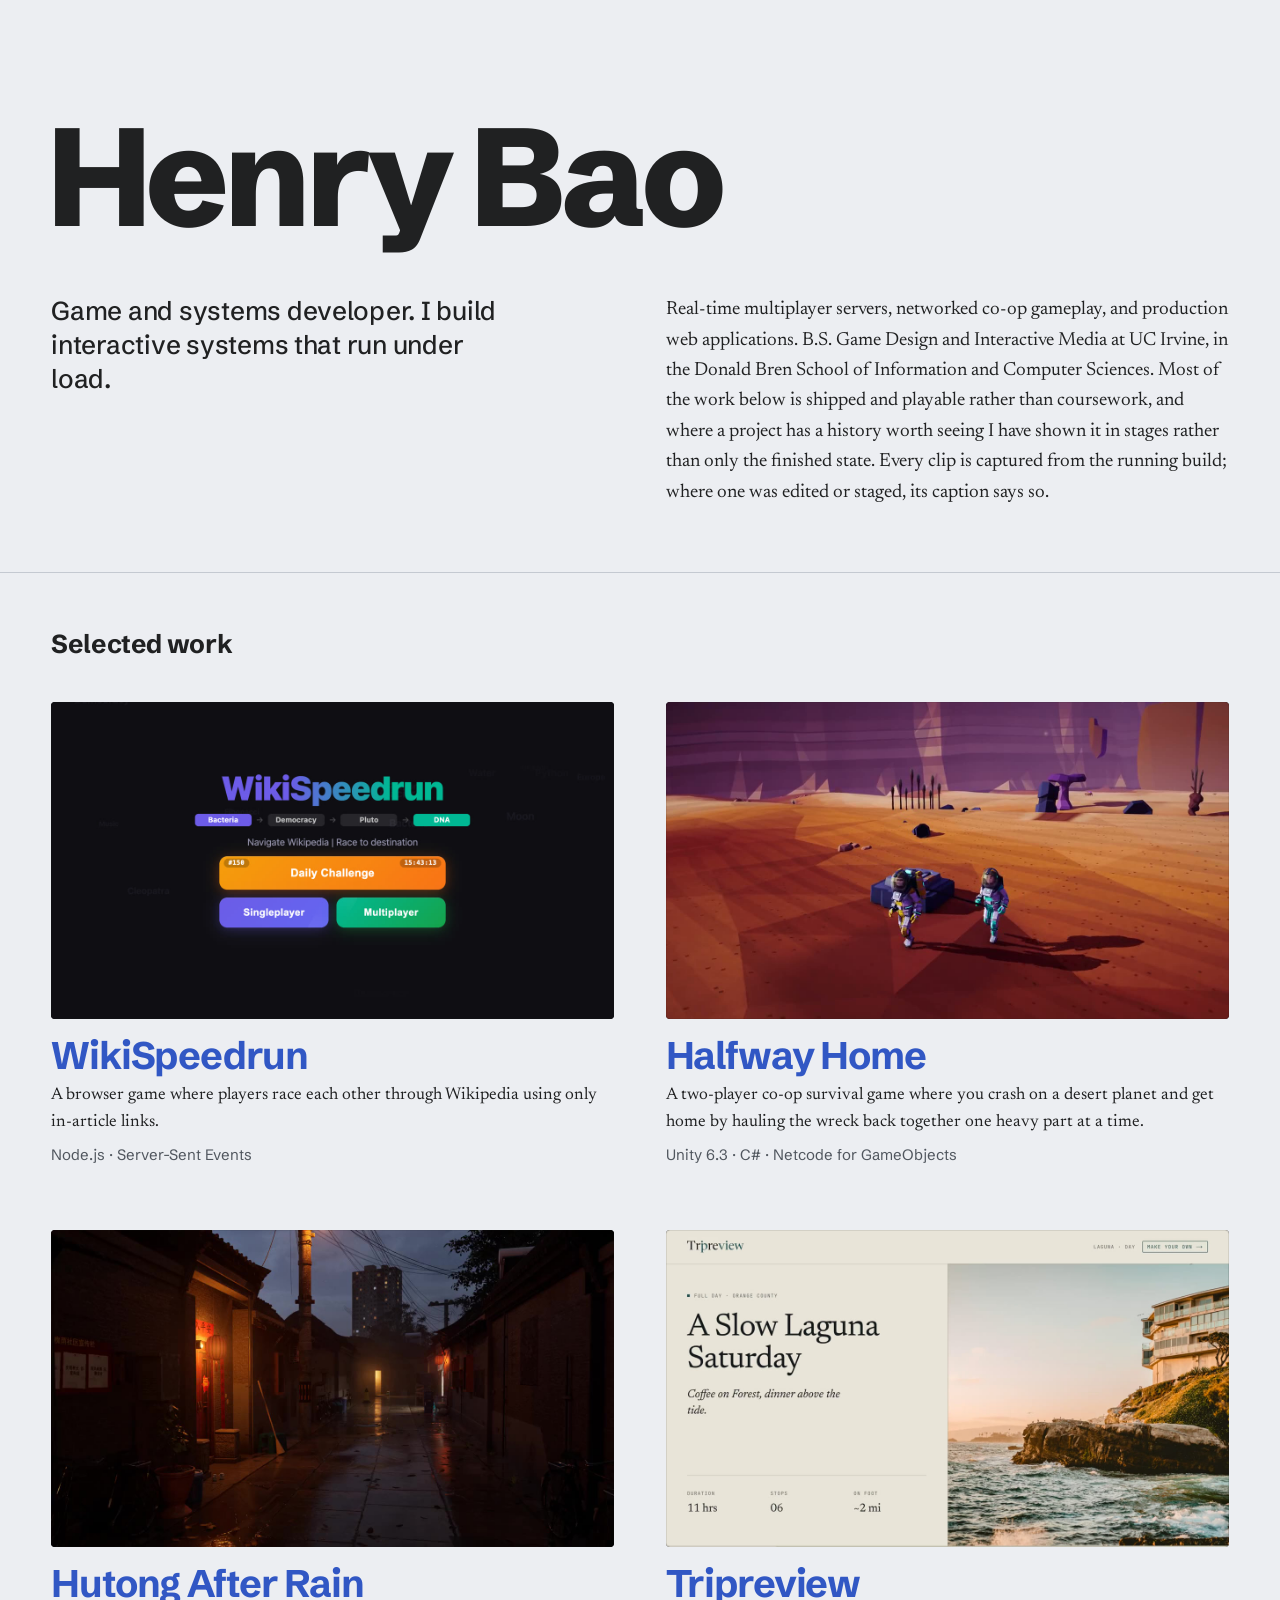
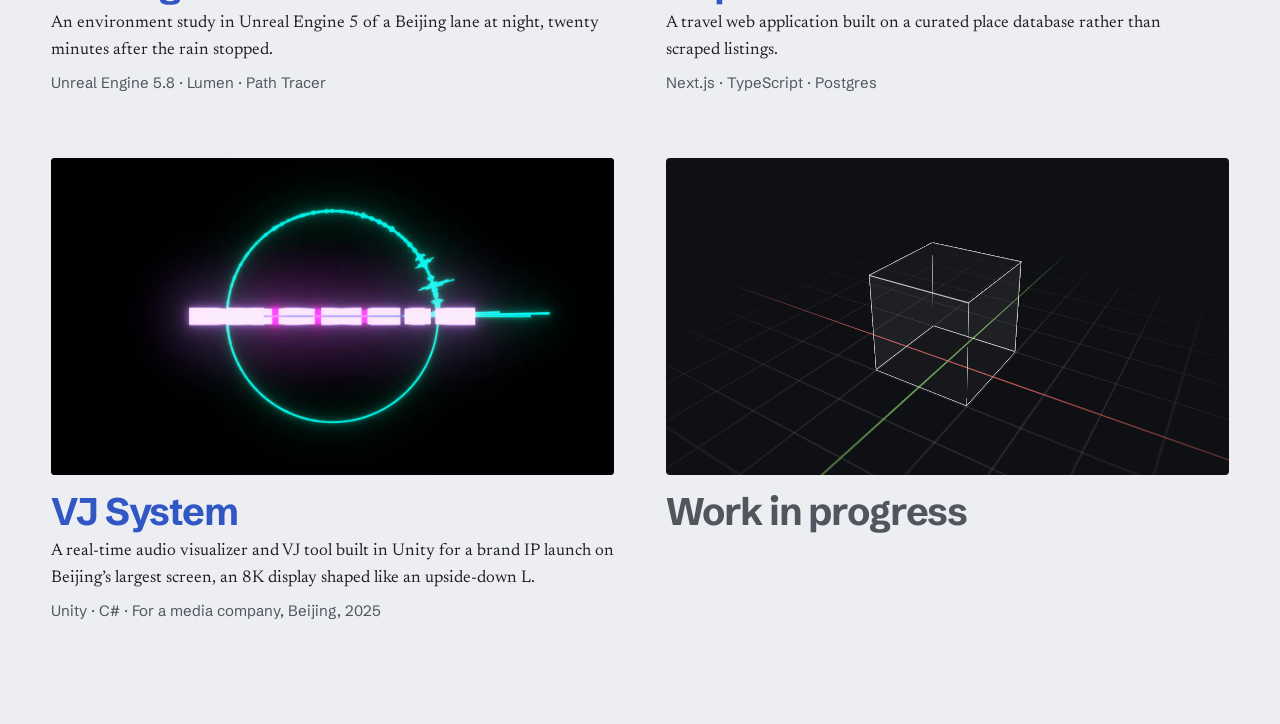
<file: index.html>
<!doctype html>
<html lang="en">
<head>
<meta charset="utf-8">
<meta name="viewport" content="width=device-width, initial-scale=1, viewport-fit=cover">
<script>document.documentElement.classList.add('js');try{if(sessionStorage.getItem('hb-intro'))document.documentElement.classList.add('seen')}catch(e){}</script>
<title>Henry Bao</title>
<meta name="description" content="Game and systems developer. Real-time multiplayer servers, networked co-op gameplay, and production web applications.">
<link rel="canonical" href="https://henrybao912.github.io/">
<meta property="og:type" content="website">
<meta property="og:site_name" content="Henry Bao">
<meta property="og:title" content="Henry Bao">
<meta property="og:description" content="Game and systems developer. Real-time multiplayer servers, networked co-op gameplay, and production web applications.">
<meta property="og:url" content="https://henrybao912.github.io/">
<meta property="og:image" content="https://henrybao912.github.io/assets/og-home.jpg">
<meta name="twitter:card" content="summary_large_image">
<link rel="icon" href="assets/favicon.svg" type="image/svg+xml">
<link rel="apple-touch-icon" href="assets/apple-touch-icon.png">
<link rel="preconnect" href="https://fonts.googleapis.com">
<link rel="preconnect" href="https://fonts.gstatic.com" crossorigin>
<link rel="stylesheet" href="https://fonts.googleapis.com/css2?family=Newsreader:ital,opsz,wght@0,6..72,400;0,6..72,500;1,6..72,400&family=Schibsted+Grotesk:wght@400;500;600;700;800&display=swap">
<link rel="stylesheet" href="assets/site.css?v=e880b227">
<script>
  // Links to the old single page (#wikispeedrun and so on) go to that project's own page.
  (function () {
    var moved = { '#wikispeedrun': 1, '#halfway-home': 1, '#tripreview': 1, '#vj-system': 1 };
    if (moved[location.hash]) location.replace(location.hash.slice(1) + '/');
  })();
</script>
</head>
<body class="page-home">
<div class="loader" aria-hidden="true"><span class="loader-name" data-name="Henry Bao">Henry Bao</span></div>
<a class="skip" href="#main">Skip to the work</a>

<header class="hero wrap">
  <h1>Henry Bao</h1>
  <div class="grid">
    <p class="standfirst">Game and systems developer. I build interactive systems that run under load.</p>
    <p class="intro">Real-time multiplayer servers, networked co-op gameplay, and production web applications. B.S. Game Design and Interactive Media at UC Irvine, in the Donald Bren School of Information and Computer Sciences. Most of the work below is shipped and playable rather than coursework, and where a project has a history worth seeing I have shown it in stages rather than only the finished state. Every clip is captured from the running build; where one was edited or staged, its caption says so.</p>
  </div>
</header>

<main id="main">
  <section class="work" aria-labelledby="work-title">
    <div class="wrap">
      <div class="work-head">
        <h2 id="work-title">Selected work</h2>
      </div>
      <ul class="tiles">
      <li>
        <a class="tile" href="wikispeedrun/" aria-labelledby="tile-wikispeedrun" aria-describedby="tile-wikispeedrun-desc">
          <div class="tile-media">
            <img src="assets/home-wikispeedrun.jpg" alt="" width="1280" height="720">
            <video src="assets/home-wikispeedrun.mp4?v=2" muted loop playsinline preload="none" aria-hidden="true"></video>
          </div>
          <div class="tile-text">
            <h3 class="tile-title" id="tile-wikispeedrun">WikiSpeedrun</h3>
            <p class="tile-desc" id="tile-wikispeedrun-desc">A browser game where players race each other through Wikipedia using only in-article links.</p>
            <p class="tile-meta">Node.js · Server-Sent Events</p>
          </div>
        </a>
      </li>
      <li>
        <a class="tile" href="halfway-home/" aria-labelledby="tile-halfway-home" aria-describedby="tile-halfway-home-desc">
          <div class="tile-media">
            <img src="assets/home-halfway-home.jpg?v=3" alt="" width="1280" height="720">
            <video src="assets/home-halfway-home.mp4?v=3" muted loop playsinline preload="none" aria-hidden="true"></video>
          </div>
          <div class="tile-text">
            <h3 class="tile-title" id="tile-halfway-home">Halfway Home</h3>
            <p class="tile-desc" id="tile-halfway-home-desc">A two-player co-op survival game where you crash on a desert planet and get home by hauling the wreck back together one heavy part at a time.</p>
            <p class="tile-meta">Unity 6.3 · C# · Netcode for GameObjects</p>
          </div>
        </a>
      </li>
      <li>
        <a class="tile" href="hutong-after-rain/" aria-labelledby="tile-hutong-after-rain" aria-describedby="tile-hutong-after-rain-desc">
          <div class="tile-media">
            <img src="assets/home-hutong-after-rain.jpg?v=3" alt="" width="1280" height="720">
            <video src="assets/home-hutong-after-rain.mp4?v=3" muted loop playsinline preload="none" aria-hidden="true"></video>
          </div>
          <div class="tile-text">
            <h3 class="tile-title" id="tile-hutong-after-rain">Hutong After Rain</h3>
            <p class="tile-desc" id="tile-hutong-after-rain-desc">An environment study in Unreal Engine 5 of a Beijing lane at night, twenty minutes after the rain stopped.</p>
            <p class="tile-meta">Unreal Engine 5.8 · Lumen · Path Tracer</p>
          </div>
        </a>
      </li>
      <li>
        <a class="tile" href="tripreview/" aria-labelledby="tile-tripreview" aria-describedby="tile-tripreview-desc">
          <div class="tile-media">
            <img src="assets/home-tripreview.jpg" alt="" width="1280" height="720">
            <video src="assets/home-tripreview.mp4" muted loop playsinline preload="none" aria-hidden="true"></video>
          </div>
          <div class="tile-text">
            <h3 class="tile-title" id="tile-tripreview">Tripreview</h3>
            <p class="tile-desc" id="tile-tripreview-desc">A travel web application built on a curated place database rather than scraped listings.</p>
            <p class="tile-meta">Next.js · TypeScript · Postgres</p>
          </div>
        </a>
      </li>
      <li>
        <a class="tile" href="vj-system/" aria-labelledby="tile-vj-system" aria-describedby="tile-vj-system-desc">
          <div class="tile-media">
            <img src="assets/home-vj-system.jpg?v=2" alt="" width="1280" height="720">
            <video src="assets/home-vj-system.mp4?v=2" muted loop playsinline preload="none" aria-hidden="true"></video>
          </div>
          <div class="tile-text">
            <h3 class="tile-title" id="tile-vj-system">VJ System</h3>
            <p class="tile-desc" id="tile-vj-system-desc">A real-time audio visualizer and VJ tool built in Unity for a brand IP launch on Beijing’s largest screen, an 8K display shaped like an upside-down L.</p>
            <p class="tile-meta">Unity · C# · For a media company, Beijing, 2025</p>
          </div>
        </a>
      </li>
      <li>
        <div class="tile tile-wip">
          <div class="tile-media" aria-hidden="true">
            <div class="wip-scene">
              <div class="wip-stage">
                <div class="wip-floor"></div>
                <div class="wip-cube"><i></i><i></i><i></i><i></i></div>
              </div>
            </div>
          </div>
          <div class="tile-text">
            <h3 class="tile-title">Work in progress</h3>
          </div>
        </div>
      </li>
      </ul>
    </div>
  </section>
</main>

<script src="assets/site.js?v=10dcdeee" defer></script>
</body>
</html>
</file>
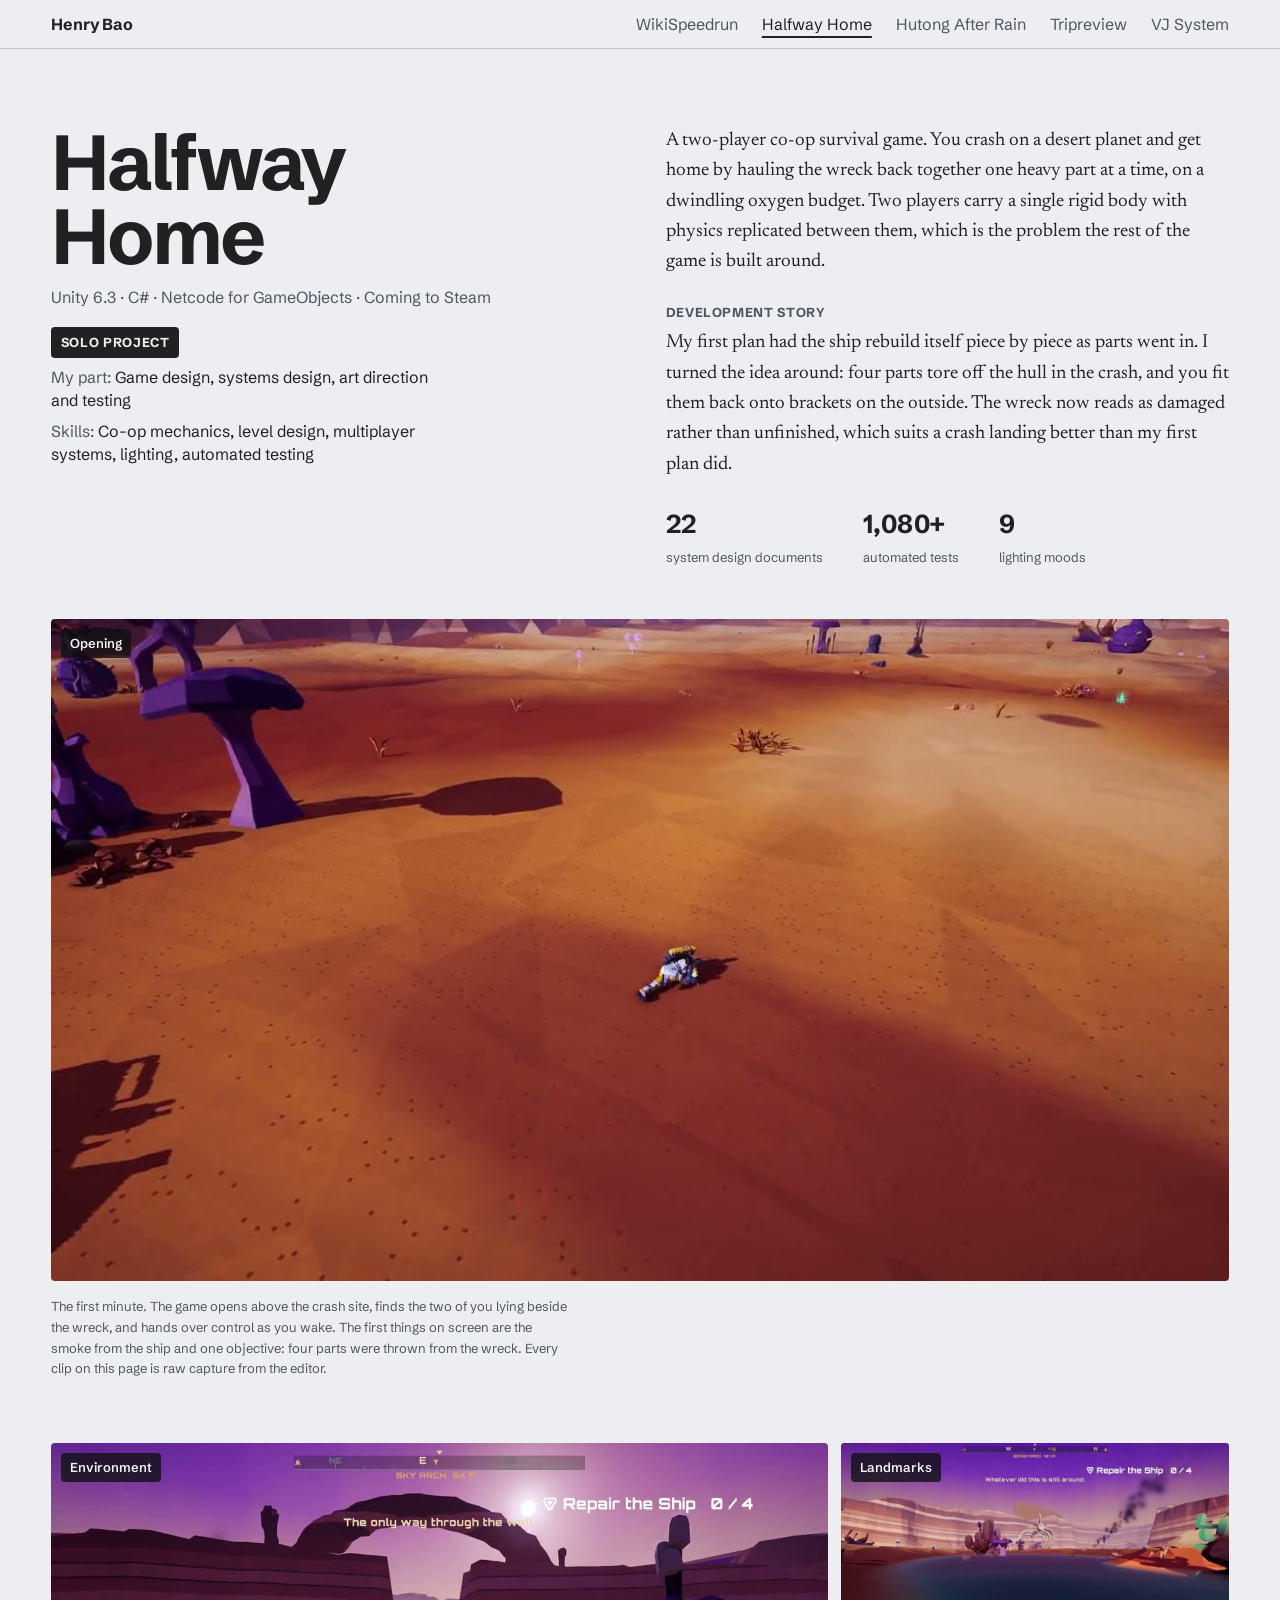
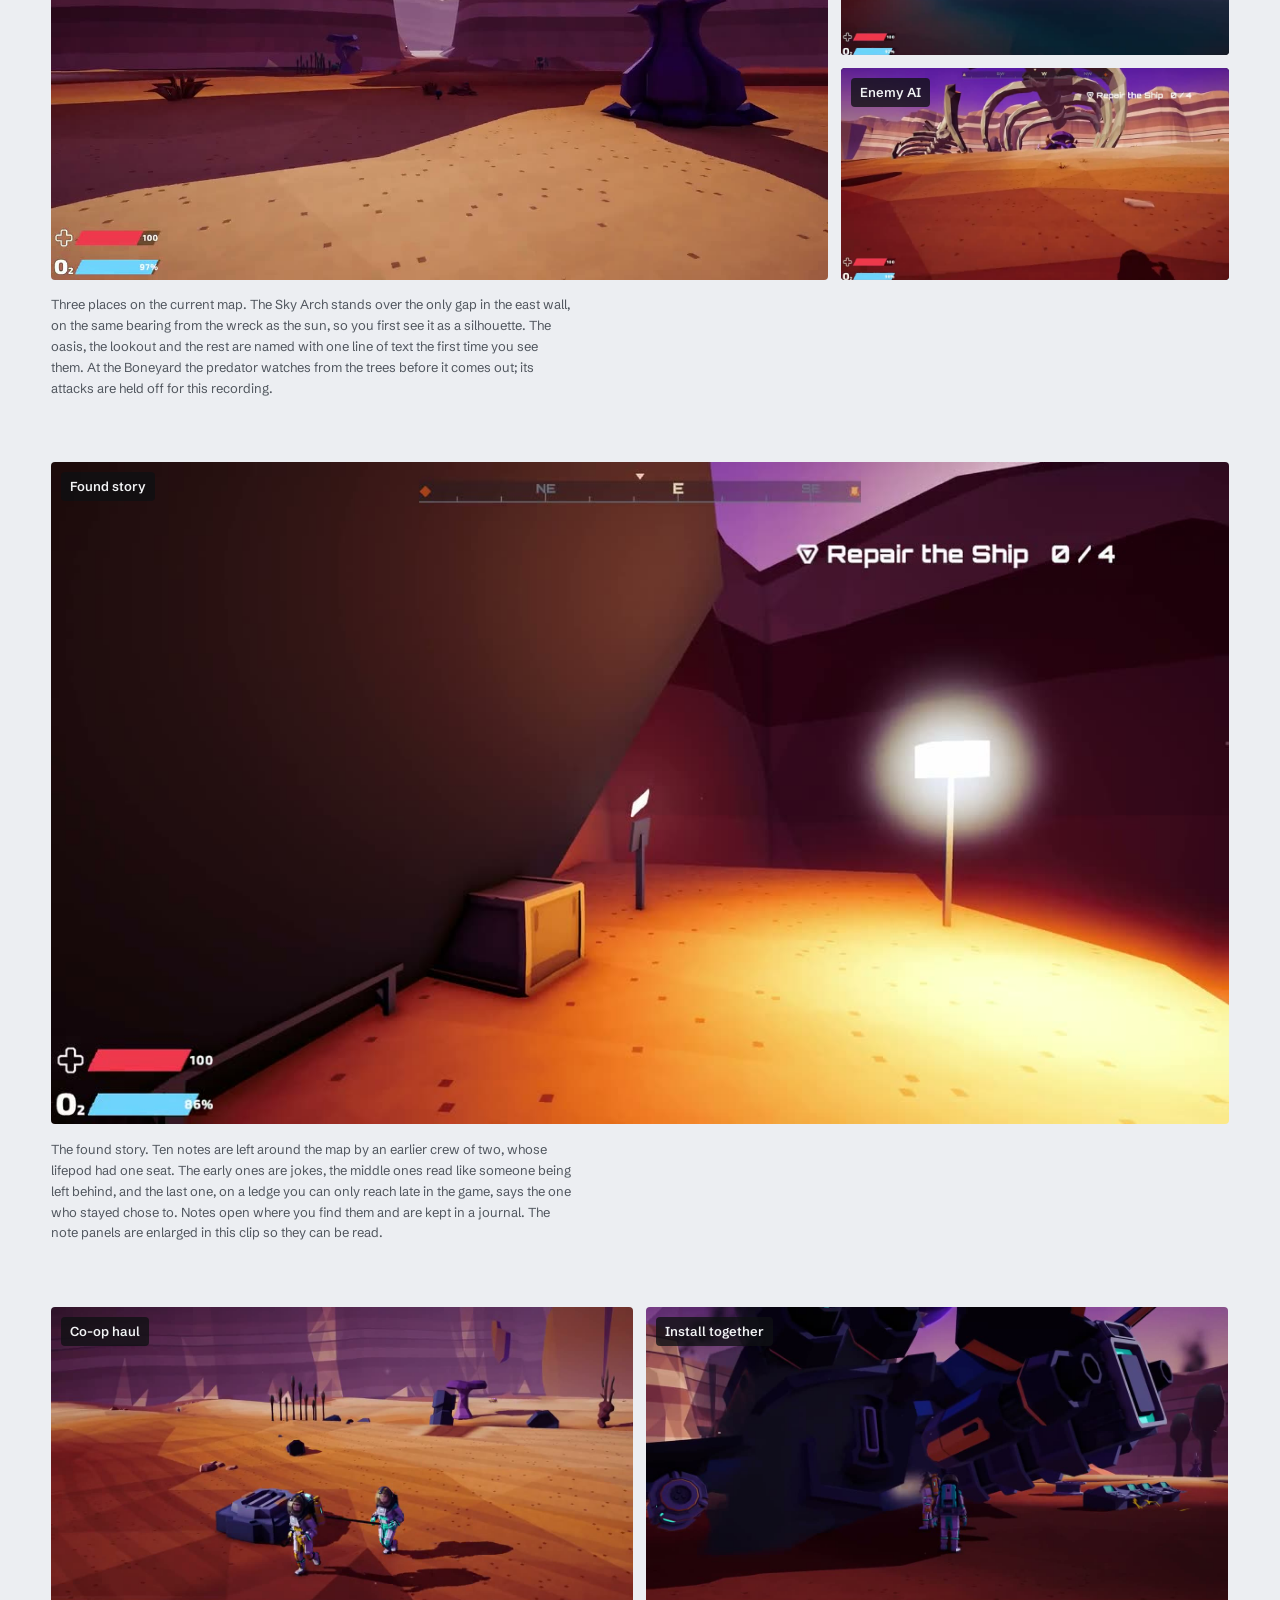
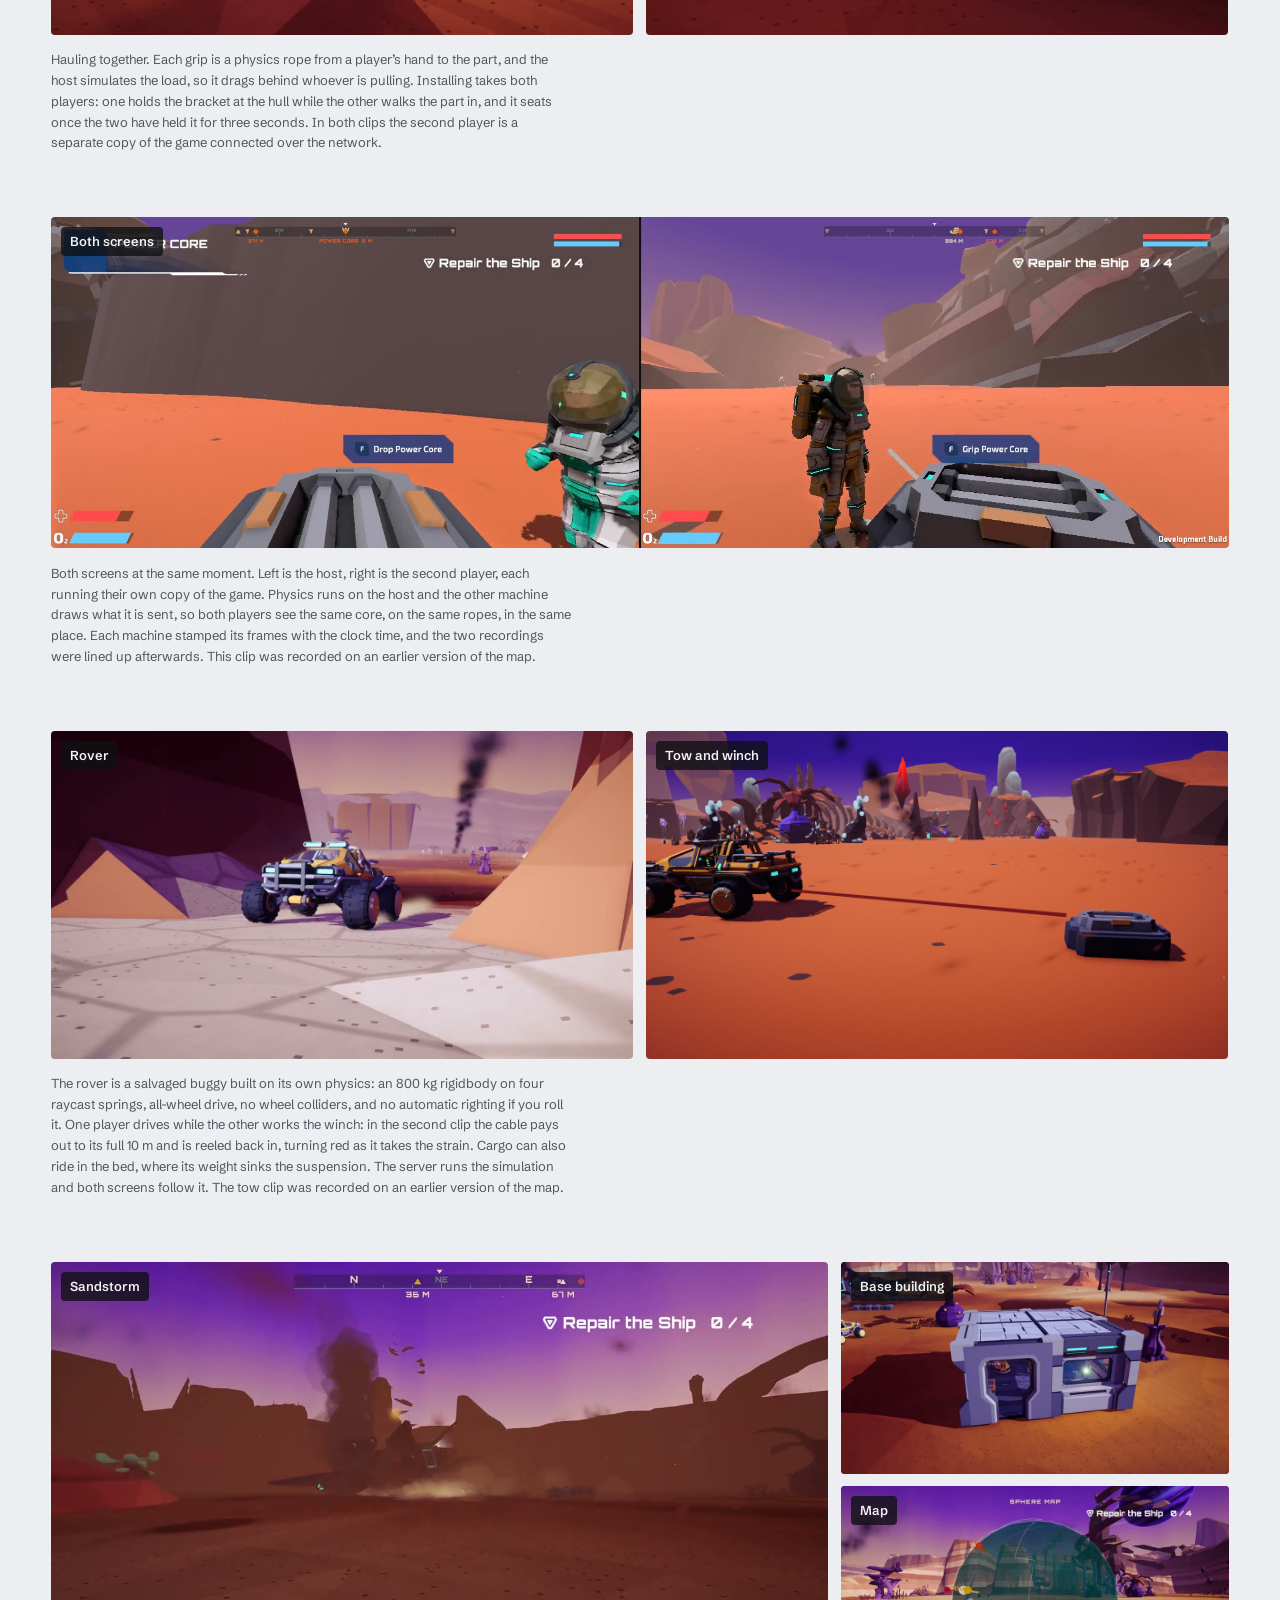
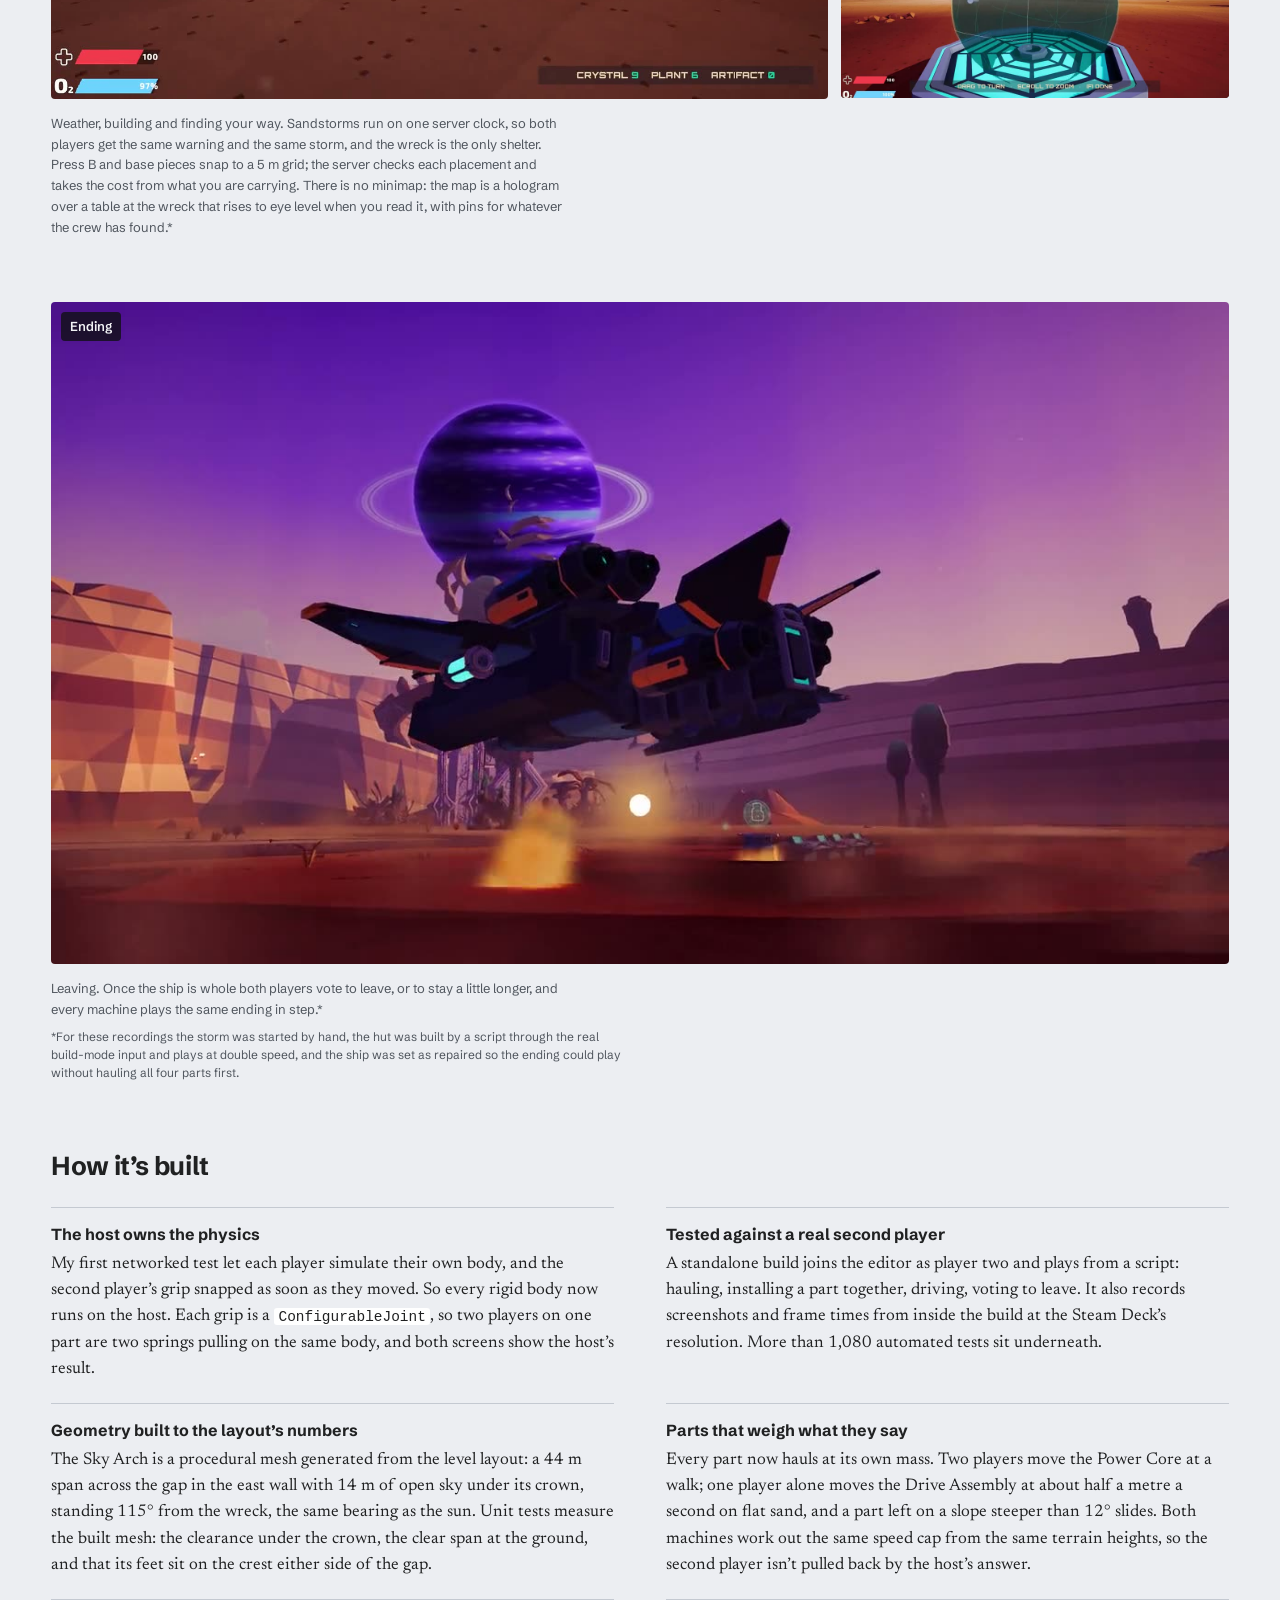
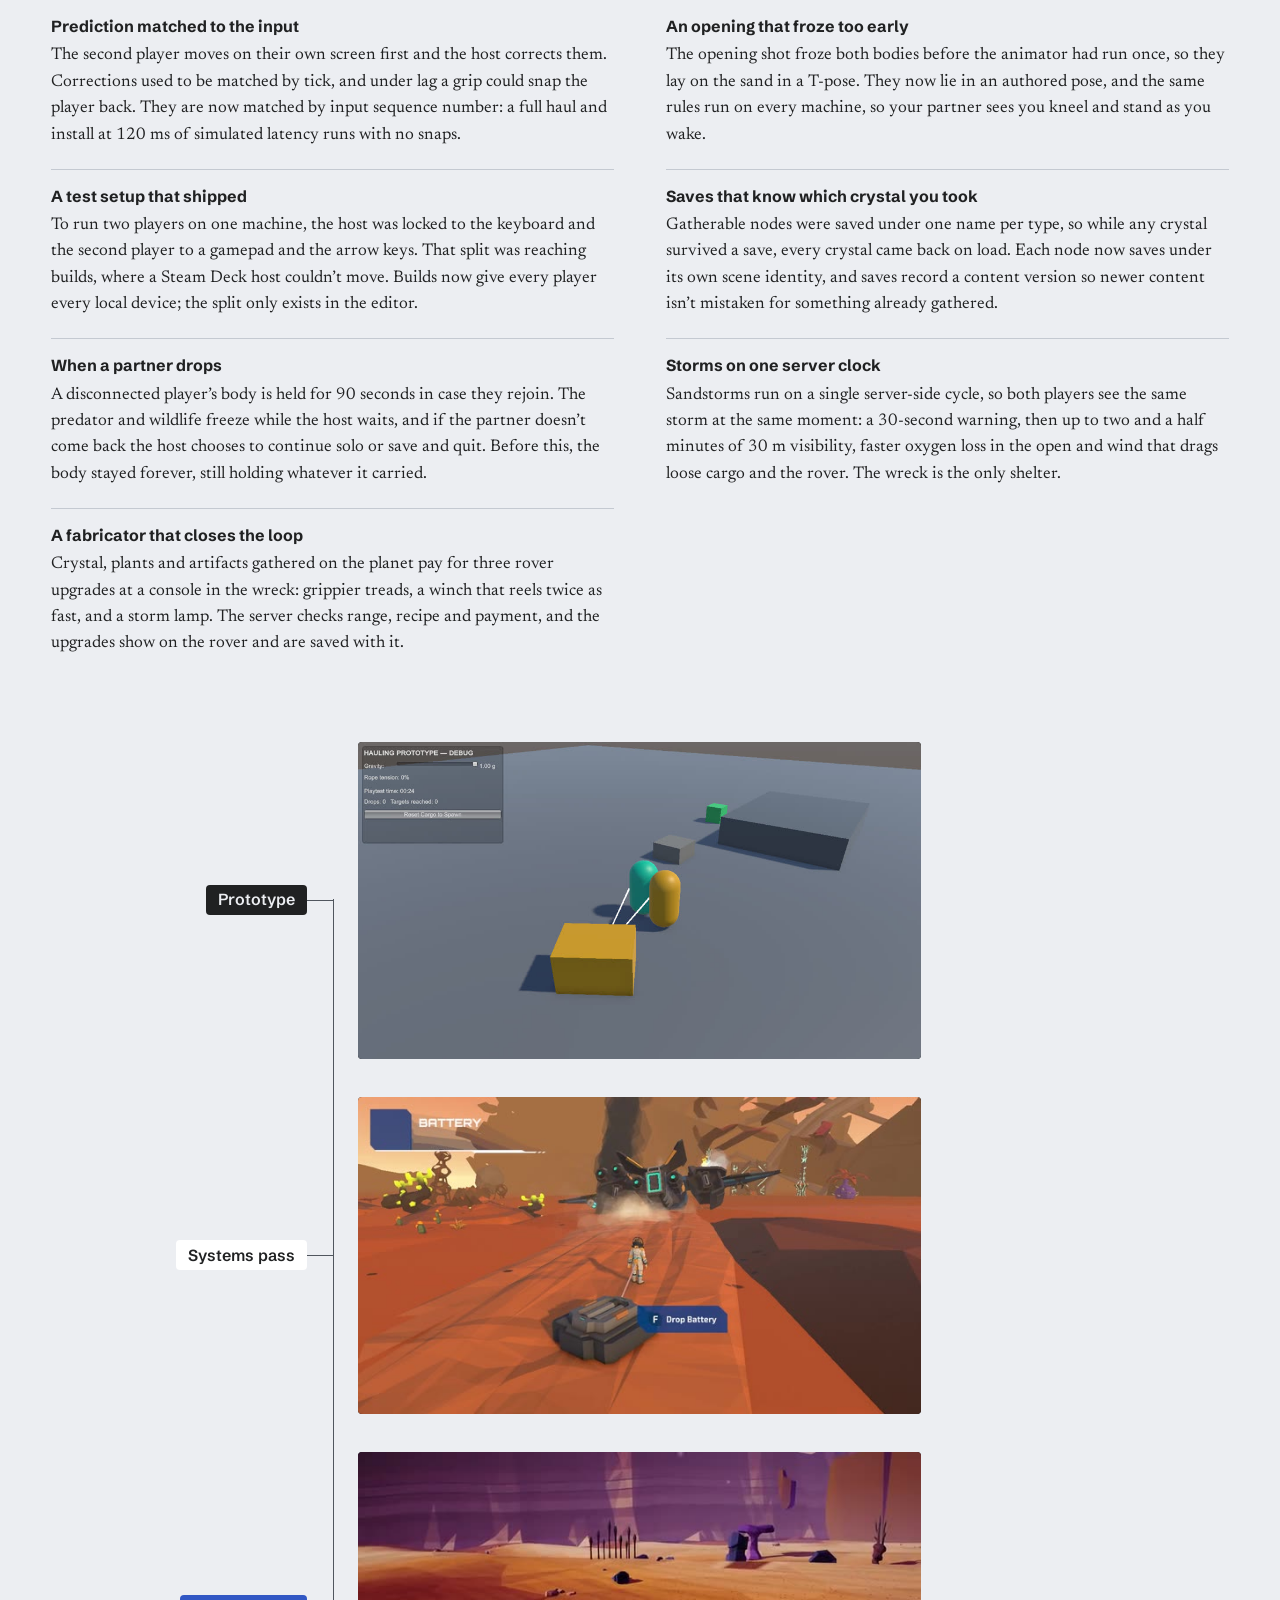
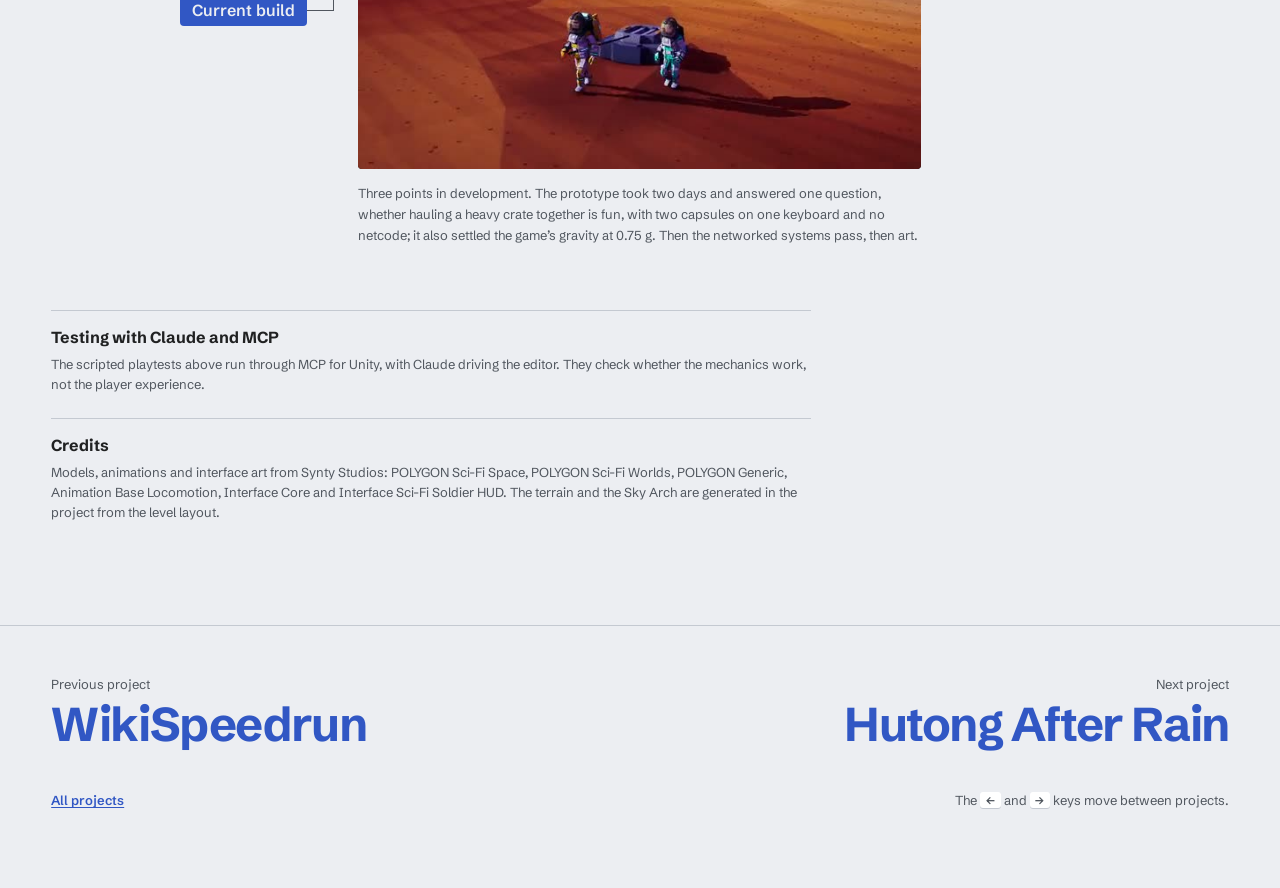
<file: halfway-home/index.html>
<!doctype html>
<html lang="en">
<head>
<meta charset="utf-8">
<meta name="viewport" content="width=device-width, initial-scale=1, viewport-fit=cover">
<script>document.documentElement.classList.add('js');try{if(sessionStorage.getItem('hb-intro'))document.documentElement.classList.add('seen')}catch(e){}</script>
<title>Halfway Home · Henry Bao</title>
<meta name="description" content="A two-player co-op survival game. You crash on a desert planet and get home by hauling the wreck back together one heavy part at a time.">
<link rel="canonical" href="https://henrybao912.github.io/halfway-home/">
<meta property="og:type" content="website">
<meta property="og:site_name" content="Henry Bao">
<meta property="og:title" content="Halfway Home, by Henry Bao">
<meta property="og:description" content="A two-player co-op survival game. You crash on a desert planet and get home by hauling the wreck back together one heavy part at a time.">
<meta property="og:url" content="https://henrybao912.github.io/halfway-home/">
<meta property="og:image" content="https://henrybao912.github.io/assets/home-halfway-home.jpg">
<meta name="twitter:card" content="summary_large_image">
<link rel="icon" href="../assets/favicon.svg" type="image/svg+xml">
<link rel="apple-touch-icon" href="../assets/apple-touch-icon.png">
<link rel="preconnect" href="https://fonts.googleapis.com">
<link rel="preconnect" href="https://fonts.gstatic.com" crossorigin>
<link rel="stylesheet" href="https://fonts.googleapis.com/css2?family=Newsreader:ital,opsz,wght@0,6..72,400;0,6..72,500;1,6..72,400&family=Schibsted+Grotesk:wght@400;500;600;700;800&display=swap">
<link rel="stylesheet" href="../assets/site.css?v=e880b227">
</head>
<body class="page-project">
<div class="loader" aria-hidden="true"><span class="loader-name" data-name="Henry Bao">Henry Bao</span></div>

<a class="skip" href="#main">Skip to content</a>
<header class="topbar">
  <div class="wrap topbar-inner">
    <a class="topbar-home" href="../">Henry Bao</a>
    <nav aria-label="Projects">
      <a href="../wikispeedrun/">WikiSpeedrun</a>
      <a href="../halfway-home/" aria-current="page">Halfway Home</a>
      <a href="../hutong-after-rain/">Hutong After Rain</a>
      <a href="../tripreview/">Tripreview</a>
      <a href="../vj-system/">VJ System</a>
    </nav>
  </div>
</header>

<main id="main">
  <!-- Halfway Home -->
  <section class="project" id="halfway-home" aria-labelledby="halfway-home-title">
    <div class="wrap">
      <div class="grid project-head">
        <div class="project-title">
          <h1 id="halfway-home-title">Halfway Home</h1>
          <p class="meta">Unity 6.3 · C# · Netcode for GameObjects · Coming to Steam</p>
          <div class="role">
            <span class="role-tag">Solo project</span>
            <p class="role-text"><span class="role-label">My part:</span> Game design, systems design, art direction and testing</p>
            <p class="role-text"><span class="role-label">Skills:</span> Co-op mechanics, level design, multiplayer systems, lighting, automated testing</p>
          </div>
        </div>
        <div class="project-copy">
          <p>A two-player co-op survival game. You crash on a desert planet and get home by hauling the wreck back together one heavy part at a time, on a dwindling oxygen budget. Two players carry a single rigid body with physics replicated between them, which is the problem the rest of the game is built around.</p>
          <div class="story">
            <h2 class="story-label">Development story</h2>
            <p>My first plan had the ship rebuild itself piece by piece as parts went in. I turned the idea around: four parts tore off the hull in the crash, and you fit them back onto brackets on the outside. The wreck now reads as damaged rather than unfinished, which suits a crash landing better than my first plan did.</p>
          </div>
          <dl class="stats">
            <div><dt>system design documents</dt><dd>22</dd></div>
            <div><dt>automated tests</dt><dd>1,080+</dd></div>
            <div><dt>lighting moods</dt><dd>9</dd></div>
          </dl>
        </div>
      </div>

      <!-- The first minute -->
      <div class="panels panels-solo">
        <figure class="panel panel-main">
          <video src="../assets/hh-opening.mp4?v=5" poster="../assets/hh-opening-poster.jpg?v=5" muted loop playsinline data-autoplay preload="none" aria-label="The opening: the camera flies over the crash site and finds an astronaut lying on the sand beside the rover, the screen goes black, then clears from a blur to the first view of the smoking wreck with the objective Repair the Ship, 0 of 4."></video>
          <figcaption class="panel-label">Opening</figcaption>
        </figure>
      </div>
      <p class="caption">The first minute. The game opens above the crash site, finds the two of you lying beside the wreck, and hands over control as you wake. The first things on screen are the smoke from the ship and one objective: four parts were thrown from the wreck. Every clip on this page is raw capture from the editor.</p>

      <!-- Three places on the current map -->
      <div class="panels panels-next">
        <figure class="panel panel-main">
          <video src="../assets/hh-arch.mp4?v=5" poster="../assets/hh-arch-poster.jpg?v=5" muted loop playsinline data-autoplay preload="none" aria-label="Walking across the basin toward the Sky Arch, a dark rock arch over a gap in the canyon wall with the sun behind it, as the line The only way through the wall appears. Then the walk continues through the gap under the arch onto pale flats."></video>
          <figcaption class="panel-label">Environment</figcaption>
        </figure>
        <figure class="panel">
          <video src="../assets/hh-oasis.mp4?v=5" poster="../assets/hh-oasis-poster.jpg?v=5" muted loop playsinline data-autoplay preload="none" aria-label="Walking along the shore of a dark teal oasis with alien trees and a giant rib cage beyond it, then the view from a high lookout across the whole basin to the smoking wreck."></video>
          <figcaption class="panel-label">Landmarks</figcaption>
        </figure>
        <figure class="panel">
          <video src="../assets/hh-boneyard.mp4?v=5" poster="../assets/hh-boneyard-poster.jpg?v=5" muted loop playsinline data-autoplay preload="none" aria-label="Walking in under a giant petrified rib cage, then turning to find the predator standing at the edge of the trees, watching."></video>
          <figcaption class="panel-label">Enemy AI</figcaption>
        </figure>
      </div>
      <p class="caption">Three places on the current map. The Sky Arch stands over the only gap in the east wall, on the same bearing from the wreck as the sun, so you first see it as a silhouette. The oasis, the lookout and the rest are named with one line of text the first time you see them. At the Boneyard the predator watches from the trees before it comes out; its attacks are held off for this recording.</p>

      <!-- The found story -->
      <div class="panels panels-next panels-solo">
        <figure class="panel panel-main">
          <video src="../assets/hh-notes.mp4?v=5" poster="../assets/hh-notes-poster.jpg?v=5" muted loop playsinline data-autoplay preload="none" aria-label="Found notes: walking up to a survey tag at the arch and reading it, Clearance 8.1 m, the truck fits, Marta says not at speed. Then a seed-row sign listing failed crops, a lamp-lit room on a rock ledge and its note about choosing to stay, and the journal listing four of ten notes."></video>
          <figcaption class="panel-label">Found story</figcaption>
        </figure>
      </div>
      <p class="caption">The found story. Ten notes are left around the map by an earlier crew of two, whose lifepod had one seat. The early ones are jokes, the middle ones read like someone being left behind, and the last one, on a ledge you can only reach late in the game, says the one who stayed chose to. Notes open where you find them and are kept in a journal. The note panels are enlarged in this clip so they can be read.</p>

      <!-- Two players, one load -->
      <div class="panels panels-next panels-pair">
        <figure class="panel panel-main">
          <video src="../assets/hh-haul.mp4?v=5" poster="../assets/hh-haul-poster.jpg?v=5" muted loop playsinline data-autoplay preload="none" aria-label="Two astronauts drag the Power Core across orange dunes on two ropes, side by side, with the canyon wall behind them."></video>
          <figcaption class="panel-label">Co-op haul</figcaption>
        </figure>
        <figure class="panel panel-main">
          <video src="../assets/hh-install.mp4?v=5" poster="../assets/hh-install-poster.jpg?v=5" muted loop playsinline data-autoplay preload="none" aria-label="The two astronauts haul the Power Core up to the dark hull of the wreck. One stands at the bracket while the other pulls the part in, and it seats in the hull with a flash."></video>
          <figcaption class="panel-label">Install together</figcaption>
        </figure>
      </div>
      <p class="caption">Hauling together. Each grip is a physics rope from a player’s hand to the part, and the host simulates the load, so it drags behind whoever is pulling. Installing takes both players: one holds the bracket at the hull while the other walks the part in, and it seats once the two have held it for three seconds. In both clips the second player is a separate copy of the game connected over the network.</p>

      <div class="panels panels-next panels-solo">
        <figure class="panel panel-main panel-ultrawide">
          <video src="../assets/hh-screens.mp4" poster="../assets/hh-screens-poster.jpg" muted loop playsinline data-autoplay preload="none" aria-label="Two first-person screens side by side. On the left, the host holds a power core on a rope as their partner walks up and grabs it; on the right, the partner sees the host holding the same core. Then both pull it across the sand, each seeing the other on their own screen."></video>
          <figcaption class="panel-label">Both screens</figcaption>
        </figure>
      </div>
      <p class="caption">Both screens at the same moment. Left is the host, right is the second player, each running their own copy of the game. Physics runs on the host and the other machine draws what it is sent, so both players see the same core, on the same ropes, in the same place. Each machine stamped its frames with the clock time, and the two recordings were lined up afterwards. This clip was recorded on an earlier version of the map.</p>

      <!-- The rover -->
      <div class="panels panels-next panels-pair">
        <figure class="panel panel-main">
          <video src="../assets/hh-rover.mp4?v=5" poster="../assets/hh-rover-poster.jpg?v=5" muted loop playsinline data-autoplay preload="none" aria-label="The rover: a tracking shot alongside the two-seat buggy as it drives across the flats trailing dust, then a fixed shot as it comes through the gap under the Sky Arch toward the camera and past it."></video>
          <figcaption class="panel-label">Rover</figcaption>
        </figure>
        <figure class="panel panel-main">
          <video src="../assets/hh-tow.mp4" poster="../assets/hh-tow-poster.jpg" muted loop playsinline data-autoplay preload="none" aria-label="The rover drives across the dunes towing a ship part on a dark cable. The cable pays out to full length, then reels back in until the part is right behind the rover, flashing red as it takes the strain."></video>
          <figcaption class="panel-label">Tow and winch</figcaption>
        </figure>
      </div>
      <p class="caption">The rover is a salvaged buggy built on its own physics: an 800 kg rigidbody on four raycast springs, all-wheel drive, no wheel colliders, and no automatic righting if you roll it. One player drives while the other works the winch: in the second clip the cable pays out to its full 10 m and is reeled back in, turning red as it takes the strain. Cargo can also ride in the bed, where its weight sinks the suspension. The server runs the simulation and both screens follow it. The tow clip was recorded on an earlier version of the map.</p>

      <!-- Weather, building and the map -->
      <div class="panels panels-next">
        <figure class="panel panel-main">
          <video src="../assets/hh-storm.mp4?v=5" poster="../assets/hh-storm-poster.jpg?v=5" muted loop playsinline data-autoplay preload="none" aria-label="A sandstorm: the warning Sandstorm approaching, shelter at the wreck appears over a clear view of the basin, then the air turns dark red and dust streaks past as the player walks back to the hull of the wreck."></video>
          <figcaption class="panel-label">Sandstorm</figcaption>
        </figure>
        <figure class="panel">
          <video src="../assets/hh-build.mp4?v=5" poster="../assets/hh-build-poster.jpg?v=5" muted loop playsinline data-autoplay preload="none" aria-label="Base building: a teal ghost shows where each piece will land, and floors, walls, windows and a roof snap onto a grid until a small hut stands in the desert."></video>
          <figcaption class="panel-label">Base building</figcaption>
        </figure>
        <figure class="panel">
          <video src="../assets/hh-map.mp4?v=5" poster="../assets/hh-map-poster.jpg?v=5" muted loop playsinline data-autoplay preload="none" aria-label="The map: at a table beside the wreck a hologram planet rises to eye level, turns and zooms, with pins for discovered landmarks and ship parts."></video>
          <figcaption class="panel-label">Map</figcaption>
        </figure>
      </div>
      <p class="caption">Weather, building and finding your way. Sandstorms run on one server clock, so both players get the same warning and the same storm, and the wreck is the only shelter. Press B and base pieces snap to a 5 m grid; the server checks each placement and takes the cost from what you are carrying. There is no minimap: the map is a hologram over a table at the wreck that rises to eye level when you read it, with pins for whatever the crew has found.*</p>

      <!-- The way out -->
      <div class="panels panels-next panels-solo">
        <figure class="panel panel-main">
          <video src="../assets/hh-leaving.mp4?v=5" poster="../assets/hh-leaving-poster.jpg?v=5" muted loop playsinline data-autoplay preload="none" aria-label="The ending: the camera circles the repaired ship at the crash site, the ship lifts off on three jets and climbs away past the ringed planet, then an overhead view of the land falling away below."></video>
          <figcaption class="panel-label">Ending</figcaption>
        </figure>
      </div>
      <p class="caption">Leaving. Once the ship is whole both players vote to leave, or to stay a little longer, and every machine plays the same ending in step.*</p>
      <p class="footnote">*For these recordings the storm was started by hand, the hut was built by a script through the real build-mode input and plays at double speed, and the ship was set as repaired so the ending could play without hauling all four parts first.</p>

      <div class="build" aria-labelledby="hh-build-title">
        <h2 id="hh-build-title">How it’s built</h2>
        <dl class="build-list">
          <div>
            <dt>The host owns the physics</dt>
            <dd>My first networked test let each player simulate their own body, and the second player’s grip snapped as soon as they moved. So every rigid body now runs on the host. Each grip is a <code>ConfigurableJoint</code>, so two players on one part are two springs pulling on the same body, and both screens show the host’s result.</dd>
          </div>
          <div>
            <dt>Tested against a real second player</dt>
            <dd>A standalone build joins the editor as player two and plays from a script: hauling, installing a part together, driving, voting to leave. It also records screenshots and frame times from inside the build at the Steam Deck’s resolution. More than 1,080 automated tests sit underneath.</dd>
          </div>
          <div>
            <dt>Geometry built to the layout’s numbers</dt>
            <dd>The Sky Arch is a procedural mesh generated from the level layout: a 44 m span across the gap in the east wall with 14 m of open sky under its crown, standing 115° from the wreck, the same bearing as the sun. Unit tests measure the built mesh: the clearance under the crown, the clear span at the ground, and that its feet sit on the crest either side of the gap.</dd>
          </div>
          <div>
            <dt>Parts that weigh what they say</dt>
            <dd>Every part now hauls at its own mass. Two players move the Power Core at a walk; one player alone moves the Drive Assembly at about half a metre a second on flat sand, and a part left on a slope steeper than 12° slides. Both machines work out the same speed cap from the same terrain heights, so the second player isn’t pulled back by the host’s answer.</dd>
          </div>
          <div>
            <dt>Prediction matched to the input</dt>
            <dd>The second player moves on their own screen first and the host corrects them. Corrections used to be matched by tick, and under lag a grip could snap the player back. They are now matched by input sequence number: a full haul and install at 120 ms of simulated latency runs with no snaps.</dd>
          </div>
          <div>
            <dt>An opening that froze too early</dt>
            <dd>The opening shot froze both bodies before the animator had run once, so they lay on the sand in a T-pose. They now lie in an authored pose, and the same rules run on every machine, so your partner sees you kneel and stand as you wake.</dd>
          </div>
          <div>
            <dt>A test setup that shipped</dt>
            <dd>To run two players on one machine, the host was locked to the keyboard and the second player to a gamepad and the arrow keys. That split was reaching builds, where a Steam Deck host couldn’t move. Builds now give every player every local device; the split only exists in the editor.</dd>
          </div>
          <div>
            <dt>Saves that know which crystal you took</dt>
            <dd>Gatherable nodes were saved under one name per type, so while any crystal survived a save, every crystal came back on load. Each node now saves under its own scene identity, and saves record a content version so newer content isn’t mistaken for something already gathered.</dd>
          </div>
          <div>
            <dt>When a partner drops</dt>
            <dd>A disconnected player’s body is held for 90 seconds in case they rejoin. The predator and wildlife freeze while the host waits, and if the partner doesn’t come back the host chooses to continue solo or save and quit. Before this, the body stayed forever, still holding whatever it carried.</dd>
          </div>
          <div>
            <dt>Storms on one server clock</dt>
            <dd>Sandstorms run on a single server-side cycle, so both players see the same storm at the same moment: a 30-second warning, then up to two and a half minutes of 30 m visibility, faster oxygen loss in the open and wind that drags loose cargo and the rover. The wreck is the only shelter.</dd>
          </div>
          <div>
            <dt>A fabricator that closes the loop</dt>
            <dd>Crystal, plants and artifacts gathered on the planet pay for three rover upgrades at a console in the wreck: grippier treads, a winch that reels twice as fast, and a storm lamp. The server checks range, recipe and payment, and the upgrades show on the rover and are saved with it.</dd>
          </div>
        </dl>
      </div>

      <ol class="stages stages-vertical" aria-label="Halfway Home in development">
        <li class="stage">
          <span class="stage-label">Prototype</span>
          <div class="shot"><video src="../assets/hh-prototype.mp4" poster="../assets/hh-prototype-poster.jpg" muted loop playsinline data-autoplay preload="none" aria-label="The prototype: two capsules walk to a crate, grip it with ropes and haul it across a gray whitebox floor toward a target zone, with the prototype's debug panel in the corner."></video></div>
        </li>
        <li class="stage">
          <span class="stage-label">Systems pass</span>
          <div class="shot"><video src="../assets/hh-systems.mp4" poster="../assets/hh-systems-poster.jpg" muted loop playsinline data-autoplay preload="none" aria-label="Systems pass: one player hauls a battery away from the crashed ship."></video></div>
        </li>
        <li class="stage">
          <span class="stage-label">Current build</span>
          <div class="shot"><video src="../assets/hh-current.mp4?v=5" poster="../assets/hh-current-poster.jpg?v=5" muted loop playsinline data-autoplay preload="none" aria-label="Current build: two players haul the Power Core together across the dunes."></video></div>
        </li>
      </ol>
      <p class="caption">Three points in development. The prototype took two days and answered one question, whether hauling a heavy crate together is fun, with two capsules on one keyboard and no netcode; it also settled the game’s gravity at 0.75 g. Then the networked systems pass, then art.</p>

      <div class="endnote" aria-labelledby="hh-testing-title">
        <h2 id="hh-testing-title">Testing with Claude and MCP</h2>
        <p>The scripted playtests above run through MCP for Unity, with Claude driving the editor. They check whether the mechanics work, not the player experience.</p>
      </div>
      <div class="endnote" aria-labelledby="hh-credits-title">
        <h2 id="hh-credits-title">Credits</h2>
        <p>Models, animations and interface art from Synty Studios: POLYGON Sci-Fi Space, POLYGON Sci-Fi Worlds, POLYGON Generic, Animation Base Locomotion, Interface Core and Interface Sci-Fi Soldier HUD. The terrain and the Sky Arch are generated in the project from the level layout.</p>
      </div>
    </div>
  </section>
</main>

<nav class="pagenav" aria-label="More projects">
  <div class="wrap">
    <div class="pagenav-row">
      <a class="pagenav-link prev" href="../wikispeedrun/" rel="prev"><span>Previous project</span><b>WikiSpeedrun</b></a>
      <a class="pagenav-link next" href="../hutong-after-rain/" rel="next"><span>Next project</span><b>Hutong After Rain</b></a>
    </div>
    <p class="pagenav-foot"><a href="../">All projects</a><span>The <kbd>←</kbd> and <kbd>→</kbd> keys move between projects.</span></p>
  </div>
</nav>

<script src="../assets/site.js?v=10dcdeee" defer></script>
</body>
</html>
</file>
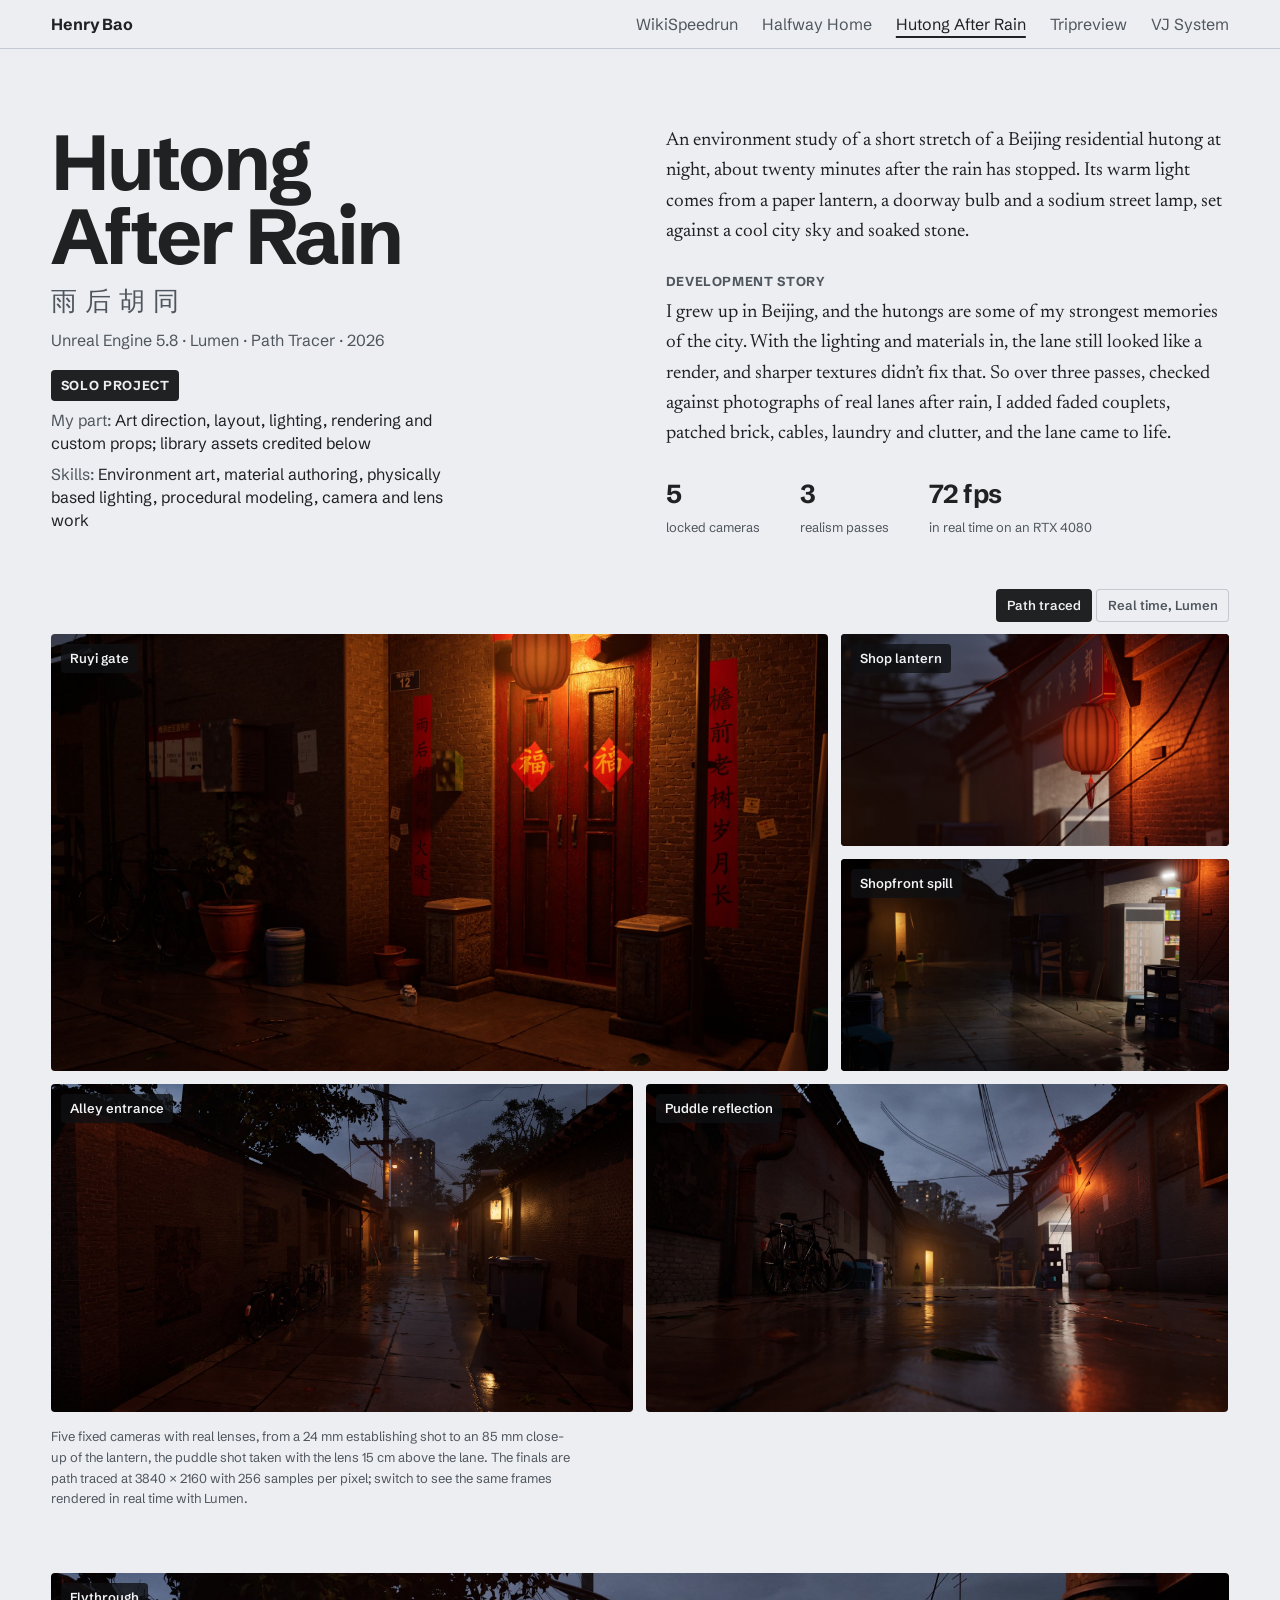
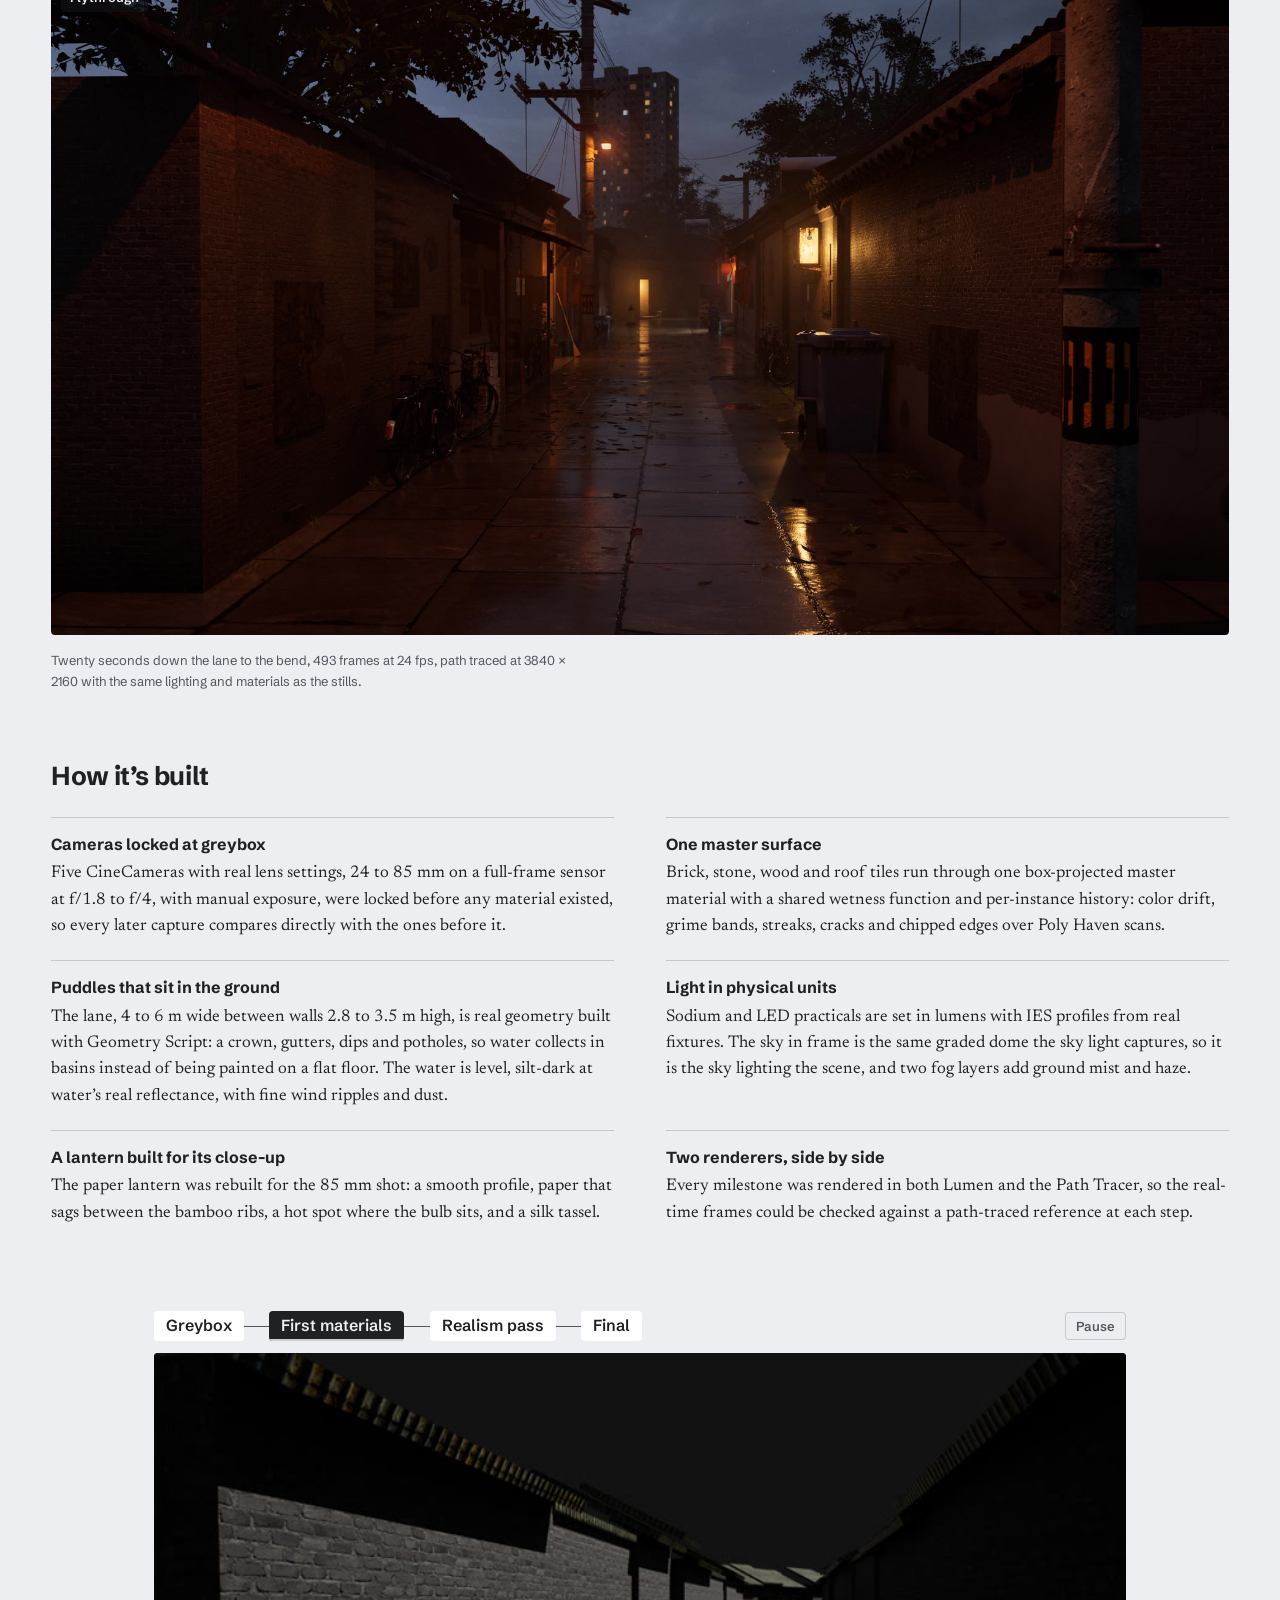
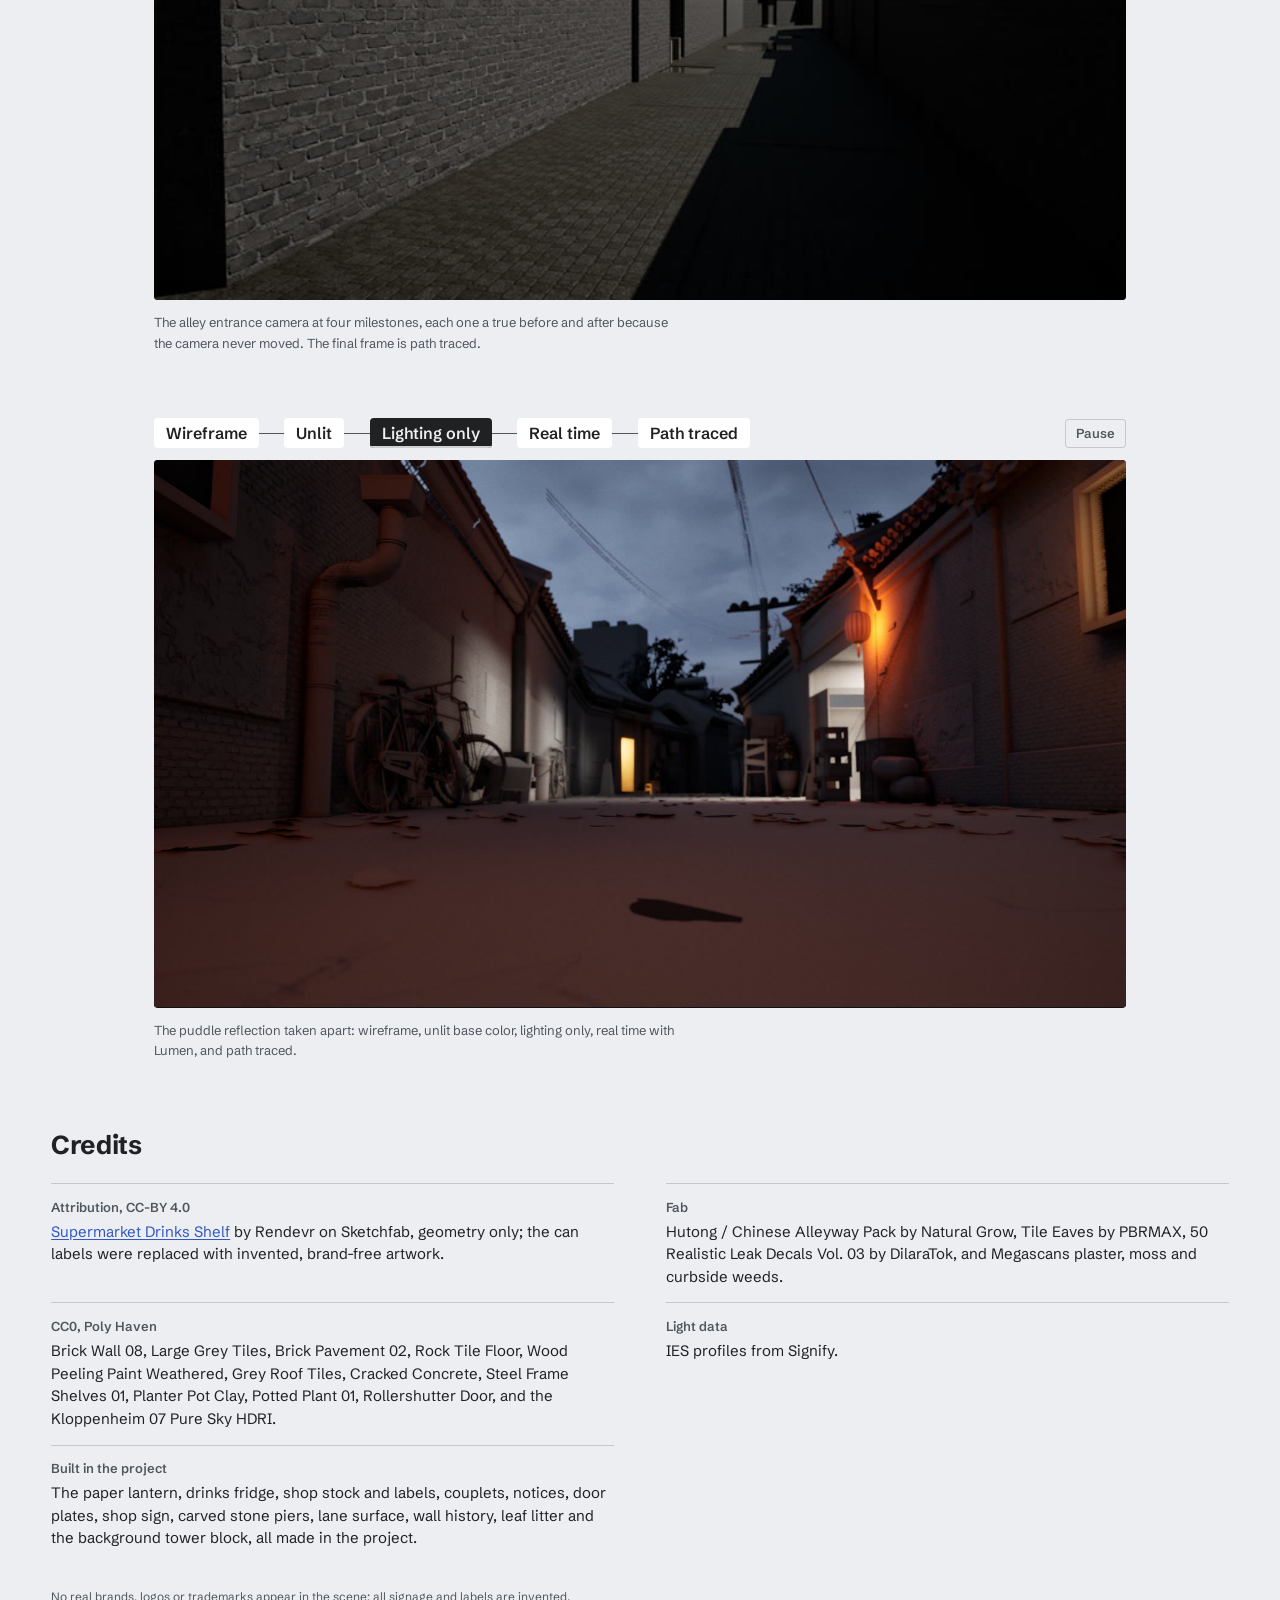
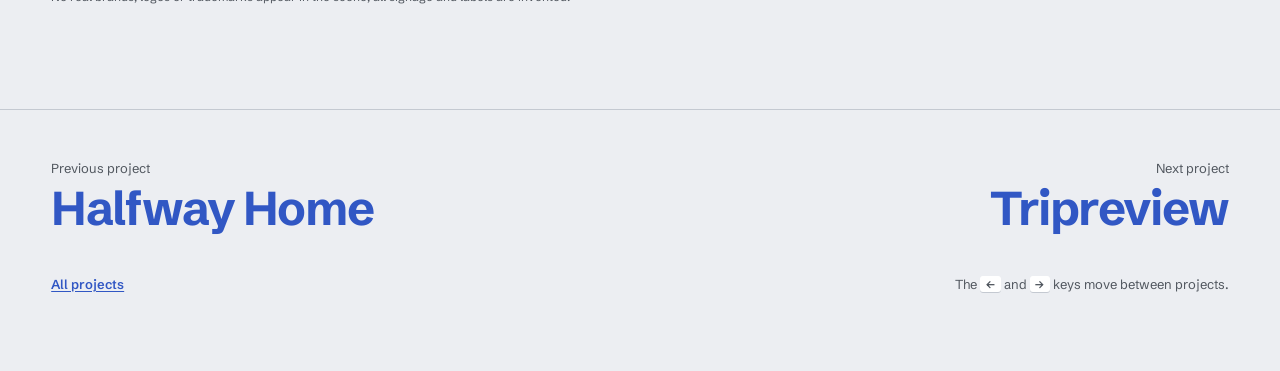
<file: hutong-after-rain/index.html>
<!doctype html>
<html lang="en">
<head>
<meta charset="utf-8">
<meta name="viewport" content="width=device-width, initial-scale=1, viewport-fit=cover">
<script>document.documentElement.classList.add('js');try{if(sessionStorage.getItem('hb-intro'))document.documentElement.classList.add('seen')}catch(e){}</script>
<title>Hutong After Rain · Henry Bao</title>
<meta name="description" content="An environment study in Unreal Engine 5 of a Beijing lane at night, twenty minutes after the rain stopped.">
<link rel="canonical" href="https://henrybao912.github.io/hutong-after-rain/">
<meta property="og:type" content="website">
<meta property="og:site_name" content="Henry Bao">
<meta property="og:title" content="Hutong After Rain, by Henry Bao">
<meta property="og:description" content="An environment study in Unreal Engine 5 of a Beijing lane at night, twenty minutes after the rain stopped.">
<meta property="og:url" content="https://henrybao912.github.io/hutong-after-rain/">
<meta property="og:image" content="https://henrybao912.github.io/assets/home-hutong-after-rain.jpg">
<meta name="twitter:card" content="summary_large_image">
<link rel="icon" href="../assets/favicon.svg" type="image/svg+xml">
<link rel="apple-touch-icon" href="../assets/apple-touch-icon.png">
<link rel="preconnect" href="https://fonts.googleapis.com">
<link rel="preconnect" href="https://fonts.gstatic.com" crossorigin>
<link rel="stylesheet" href="https://fonts.googleapis.com/css2?family=Newsreader:ital,opsz,wght@0,6..72,400;0,6..72,500;1,6..72,400&family=Schibsted+Grotesk:wght@400;500;600;700;800&display=swap">
<link rel="stylesheet" href="../assets/site.css?v=e880b227">
</head>
<body class="page-project" data-night>
<div class="loader" aria-hidden="true"><span class="loader-name" data-name="Henry Bao">Henry Bao</span></div>

<a class="skip" href="#main">Skip to content</a>
<header class="topbar">
  <div class="wrap topbar-inner">
    <a class="topbar-home" href="../">Henry Bao</a>
    <nav aria-label="Projects">
      <a href="../wikispeedrun/">WikiSpeedrun</a>
      <a href="../halfway-home/">Halfway Home</a>
      <a href="../hutong-after-rain/" aria-current="page">Hutong After Rain</a>
      <a href="../tripreview/">Tripreview</a>
      <a href="../vj-system/">VJ System</a>
    </nav>
  </div>
</header>

<main id="main">
  <!-- Hutong After Rain -->
  <section class="project" id="hutong-after-rain" aria-labelledby="hutong-after-rain-title">
    <div class="wrap">
      <div class="grid project-head">
        <div class="project-title">
          <h1 id="hutong-after-rain-title">Hutong After Rain</h1>
          <p class="title-zh" lang="zh-Hans">雨后胡同</p>
          <p class="meta">Unreal Engine 5.8 · Lumen · Path Tracer · 2026</p>
          <div class="role">
            <span class="role-tag">Solo project</span>
            <p class="role-text"><span class="role-label">My part:</span> Art direction, layout, lighting, rendering and custom props; library assets credited below</p>
            <p class="role-text"><span class="role-label">Skills:</span> Environment art, material authoring, physically based lighting, procedural modeling, camera and lens work</p>
          </div>
        </div>
        <div class="project-copy">
          <p>An environment study of a short stretch of a Beijing residential hutong at night, about twenty minutes after the rain has stopped. Its warm light comes from a paper lantern, a doorway bulb and a sodium street lamp, set against a cool city sky and soaked stone.</p>
          <div class="story">
            <h2 class="story-label">Development story</h2>
            <p>I grew up in Beijing, and the hutongs are some of my strongest memories of the city. With the lighting and materials in, the lane still looked like a render, and sharper textures didn’t fix that. So over three passes, checked against photographs of real lanes after rain, I added faded couplets, patched brick, cables, laundry and clutter, and the lane came to life.</p>
          </div>
          <dl class="stats">
            <div><dt>locked cameras</dt><dd>5</dd></div>
            <div><dt>realism passes</dt><dd>3</dd></div>
            <div><dt>in real time on an RTX 4080</dt><dd>72 fps</dd></div>
          </dl>
        </div>
      </div>

      <!-- The five stills, switchable between the path tracer and Lumen -->
      <div class="renderer" role="group" aria-label="Renderer for the stills" hidden>
        <button type="button" data-renderer="pt" aria-pressed="true">Path traced</button>
        <button type="button" data-renderer="rt" aria-pressed="false">Real time, Lumen</button>
      </div>
      <div class="panels">
        <figure class="panel panel-main">
          <img data-full src="../assets/hutong-02-pt.jpg" data-pt="../assets/hutong-02-pt.jpg" data-rt="../assets/hutong-02-rt.jpg" alt="The Ruyi gate: a red courtyard door with spring couplets, carved stone piers and a paper lantern over the doorway, on wet stone at night." width="1920" height="1080">
          <figcaption class="panel-label">Ruyi gate</figcaption>
        </figure>
        <figure class="panel">
          <img data-full src="../assets/hutong-05-pt.jpg" data-pt="../assets/hutong-05-pt.jpg" data-rt="../assets/hutong-05-rt.jpg" alt="An 85 mm detail of the shop's red paper lantern against lamp-lit brick, with the alley falling out of focus behind." width="1920" height="1080">
          <figcaption class="panel-label">Shop lantern</figcaption>
        </figure>
        <figure class="panel">
          <img data-full src="../assets/hutong-03-pt.jpg" data-pt="../assets/hutong-03-pt.jpg" data-rt="../assets/hutong-03-rt.jpg" alt="A corner shop's cool white light and drinks fridge spilling onto the wet lane." width="1920" height="1080">
          <figcaption class="panel-label">Shopfront spill</figcaption>
        </figure>
      </div>
      <div class="panels panels-next panels-pair">
        <figure class="panel panel-main">
          <img data-full src="../assets/hutong-01-pt.jpg" data-pt="../assets/hutong-01-pt.jpg" data-rt="../assets/hutong-01-rt.jpg" alt="The establishing view down the lane: a sodium lamp, a tower block beyond the roofs, and a lit doorway at the bend." width="1920" height="1080" loading="lazy">
          <figcaption class="panel-label">Alley entrance</figcaption>
        </figure>
        <figure class="panel panel-main">
          <img data-full src="../assets/hutong-04-pt.jpg" data-pt="../assets/hutong-04-pt.jpg" data-rt="../assets/hutong-04-rt.jpg" alt="The lane mirrored in a puddle from fifteen centimetres off the ground, with the lantern and the shop light reflected in the water." width="1920" height="1080" loading="lazy">
          <figcaption class="panel-label">Puddle reflection</figcaption>
        </figure>
      </div>
      <p class="caption">Five fixed cameras with real lenses, from a 24 mm establishing shot to an 85 mm close-up of the lantern, the puddle shot taken with the lens 15 cm above the lane. The finals are path traced at 3840 × 2160 with 256 samples per pixel; switch to see the same frames rendered in real time with Lumen.</p>

      <!-- The flythrough -->
      <div class="panels panels-next panels-solo">
        <figure class="panel panel-main">
          <video data-full src="../assets/hutong-flythrough.mp4?v=3" poster="../assets/hutong-flythrough-poster.jpg?v=3" muted loop playsinline data-autoplay preload="none" aria-label="The flythrough: the camera moves down the wet lane past bikes, bins and lit doorways, round the corner shop with its drinks fridge, to a warm doorway at the bend."></video>
          <figcaption class="panel-label">Flythrough</figcaption>
        </figure>
      </div>
      <p class="caption">Twenty seconds down the lane to the bend, 493 frames at 24 fps, path traced at 3840 × 2160 with the same lighting and materials as the stills.</p>

      <div class="build" aria-labelledby="hutong-build-title">
        <h2 id="hutong-build-title">How it’s built</h2>
        <dl class="build-list">
          <div>
            <dt>Cameras locked at greybox</dt>
            <dd>Five CineCameras with real lens settings, 24 to 85 mm on a full-frame sensor at f/1.8 to f/4, with manual exposure, were locked before any material existed, so every later capture compares directly with the ones before it.</dd>
          </div>
          <div>
            <dt>One master surface</dt>
            <dd>Brick, stone, wood and roof tiles run through one box-projected master material with a shared wetness function and per-instance history: color drift, grime bands, streaks, cracks and chipped edges over Poly Haven scans.</dd>
          </div>
          <div>
            <dt>Puddles that sit in the ground</dt>
            <dd>The lane, 4 to 6 m wide between walls 2.8 to 3.5 m high, is real geometry built with Geometry Script: a crown, gutters, dips and potholes, so water collects in basins instead of being painted on a flat floor. The water is level, silt-dark at water’s real reflectance, with fine wind ripples and dust.</dd>
          </div>
          <div>
            <dt>Light in physical units</dt>
            <dd>Sodium and LED practicals are set in lumens with IES profiles from real fixtures. The sky in frame is the same graded dome the sky light captures, so it is the sky lighting the scene, and two fog layers add ground mist and haze.</dd>
          </div>
          <div>
            <dt>A lantern built for its close-up</dt>
            <dd>The paper lantern was rebuilt for the 85 mm shot: a smooth profile, paper that sags between the bamboo ribs, a hot spot where the bulb sits, and a silk tassel.</dd>
          </div>
          <div>
            <dt>Two renderers, side by side</dt>
            <dd>Every milestone was rendered in both Lumen and the Path Tracer, so the real-time frames could be checked against a path-traced reference at each step.</dd>
          </div>
        </dl>
      </div>

      <div class="grid carousel-row">
        <div class="carousel" role="region" aria-roledescription="carousel" aria-label="Hutong After Rain in development">
          <div class="carousel-head">
            <ol class="carousel-tabs" aria-label="Choose a stage">
            <li><button type="button" aria-controls="dev-1">Greybox</button></li>
            <li><button type="button" aria-controls="dev-2">First materials</button></li>
            <li><button type="button" aria-controls="dev-3">Realism pass</button></li>
            <li><button type="button" aria-controls="dev-4">Final</button></li>
            </ol>
            <button type="button" class="carousel-pause" aria-pressed="false">Pause</button>
          </div>
          <div class="carousel-frame" aria-live="off">
          <figure class="carousel-slide" id="dev-1" data-label="Greybox">
            <img src="../assets/hutong-stage-1.jpg" alt="Greybox: gray walls and a flat gray lane from the alley entrance camera." width="768" height="432" loading="lazy">
          </figure>
          <figure class="carousel-slide" id="dev-2" data-label="First materials">
            <img src="../assets/hutong-stage-2.jpg" alt="First materials: brick walls and paving on the same layout, still lit by flat daylight." width="768" height="432" loading="lazy">
          </figure>
          <figure class="carousel-slide" id="dev-3" data-label="Realism pass">
            <img src="../assets/hutong-stage-3.jpg" alt="The first realism pass: the lane at night with a blue sky, lit doorways and wet paving." width="768" height="432" loading="lazy">
          </figure>
          <figure class="carousel-slide" id="dev-4" data-label="Final">
            <img data-full src="../assets/hutong-01-pt.jpg" alt="The final, path traced: the sodium lamp, the tower block beyond the roofs, and reflections in the soaked lane." width="1920" height="1080" loading="lazy">
          </figure>
            <button type="button" class="carousel-step prev" aria-label="Previous stage"><svg viewBox="0 0 16 16" aria-hidden="true"><path d="M10 3 5 8l5 5" fill="none" stroke="currentColor" stroke-width="1.8" stroke-linecap="round" stroke-linejoin="round"/></svg></button>
            <button type="button" class="carousel-step next" aria-label="Next stage"><svg viewBox="0 0 16 16" aria-hidden="true"><path d="m6 3 5 5-5 5" fill="none" stroke="currentColor" stroke-width="1.8" stroke-linecap="round" stroke-linejoin="round"/></svg></button>
          </div>
          <p class="caption">The alley entrance camera at four milestones, each one a true before and after because the camera never moved. The final frame is path traced.</p>
        </div>
      </div>


      <div class="grid carousel-row">
        <div class="carousel" role="region" aria-roledescription="carousel" aria-label="The puddle reflection shot, pass by pass">
          <div class="carousel-head">
            <ol class="carousel-tabs" aria-label="Choose a pass">
            <li><button type="button" aria-controls="pass-1">Wireframe</button></li>
            <li><button type="button" aria-controls="pass-2">Unlit</button></li>
            <li><button type="button" aria-controls="pass-3">Lighting only</button></li>
            <li><button type="button" aria-controls="pass-4">Real time</button></li>
            <li><button type="button" aria-controls="pass-5">Path traced</button></li>
            </ol>
            <button type="button" class="carousel-pause" aria-pressed="false">Pause</button>
          </div>
          <div class="carousel-frame" aria-live="off">
          <figure class="carousel-slide" id="pass-1" data-label="Wireframe">
            <img src="../assets/hutong-pass-wireframe.jpg" alt="The puddle reflection shot as a wireframe: every edge of the walls, bikes, cables and lane drawn in cyan." width="1600" height="900" loading="lazy">
          </figure>
          <figure class="carousel-slide" id="pass-2" data-label="Unlit">
            <img src="../assets/hutong-pass-unlit.jpg" alt="The puddle reflection shot unlit: base colors only, with no light or shadow." width="1600" height="900" loading="lazy">
          </figure>
          <figure class="carousel-slide" id="pass-3" data-label="Lighting only">
            <img src="../assets/hutong-pass-lighting.jpg" alt="The puddle reflection shot with lighting only: gray surfaces under the night sky, the lamps and the shop light." width="1600" height="900" loading="lazy">
          </figure>
          <figure class="carousel-slide" id="pass-4" data-label="Real time">
            <img data-full src="../assets/hutong-04-rt.jpg" alt="The puddle reflection shot rendered in real time with Lumen." width="1920" height="1080" loading="lazy">
          </figure>
          <figure class="carousel-slide" id="pass-5" data-label="Path traced">
            <img data-full src="../assets/hutong-04-pt.jpg" alt="The puddle reflection shot, path traced: the lane mirrored in the standing water, with the lantern and shop light reflected." width="1920" height="1080" loading="lazy">
          </figure>
            <button type="button" class="carousel-step prev" aria-label="Previous pass"><svg viewBox="0 0 16 16" aria-hidden="true"><path d="M10 3 5 8l5 5" fill="none" stroke="currentColor" stroke-width="1.8" stroke-linecap="round" stroke-linejoin="round"/></svg></button>
            <button type="button" class="carousel-step next" aria-label="Next pass"><svg viewBox="0 0 16 16" aria-hidden="true"><path d="m6 3 5 5-5 5" fill="none" stroke="currentColor" stroke-width="1.8" stroke-linecap="round" stroke-linejoin="round"/></svg></button>
          </div>
          <p class="caption">The puddle reflection taken apart: wireframe, unlit base color, lighting only, real time with Lumen, and path traced.</p>
        </div>
      </div>

      <div class="credits" aria-labelledby="hutong-credits-title">
        <h2 id="hutong-credits-title">Credits</h2>
        <dl class="credits-list">
          <div>
            <dt>Attribution, CC-BY 4.0</dt>
            <dd><a href="https://sketchfab.com/3d-models/supermarket-drinks-shelf-asset-4f22309bf38e4941a3ea2237ac886acb">Supermarket Drinks Shelf</a> by Rendevr on Sketchfab, geometry only; the can labels were replaced with invented, brand-free artwork.</dd>
          </div>
          <div>
            <dt>Fab</dt>
            <dd>Hutong / Chinese Alleyway Pack by Natural Grow, Tile Eaves by PBRMAX, 50 Realistic Leak Decals Vol. 03 by DilaraTok, and Megascans plaster, moss and curbside weeds.</dd>
          </div>
          <div>
            <dt>CC0, Poly Haven</dt>
            <dd>Brick Wall 08, Large Grey Tiles, Brick Pavement 02, Rock Tile Floor, Wood Peeling Paint Weathered, Grey Roof Tiles, Cracked Concrete, Steel Frame Shelves 01, Planter Pot Clay, Potted Plant 01, Rollershutter Door, and the Kloppenheim 07 Pure Sky HDRI.</dd>
          </div>
          <div>
            <dt>Light data</dt>
            <dd>IES profiles from Signify.</dd>
          </div>
          <div>
            <dt>Built in the project</dt>
            <dd>The paper lantern, drinks fridge, shop stock and labels, couplets, notices, door plates, shop sign, carved stone piers, lane surface, wall history, leaf litter and the background tower block, all made in the project.</dd>
          </div>
        </dl>
        <p class="footnote">No real brands, logos or trademarks appear in the scene; all signage and labels are invented.</p>
      </div>
    </div>
  </section>
</main>

<nav class="pagenav" aria-label="More projects">
  <div class="wrap">
    <div class="pagenav-row">
      <a class="pagenav-link prev" href="../halfway-home/" rel="prev"><span>Previous project</span><b>Halfway Home</b></a>
      <a class="pagenav-link next" href="../tripreview/" rel="next"><span>Next project</span><b>Tripreview</b></a>
    </div>
    <p class="pagenav-foot"><a href="../">All projects</a><span>The <kbd>←</kbd> and <kbd>→</kbd> keys move between projects.</span></p>
  </div>
</nav>

<script src="../assets/site.js?v=10dcdeee" defer></script>
</body>
</html>
</file>
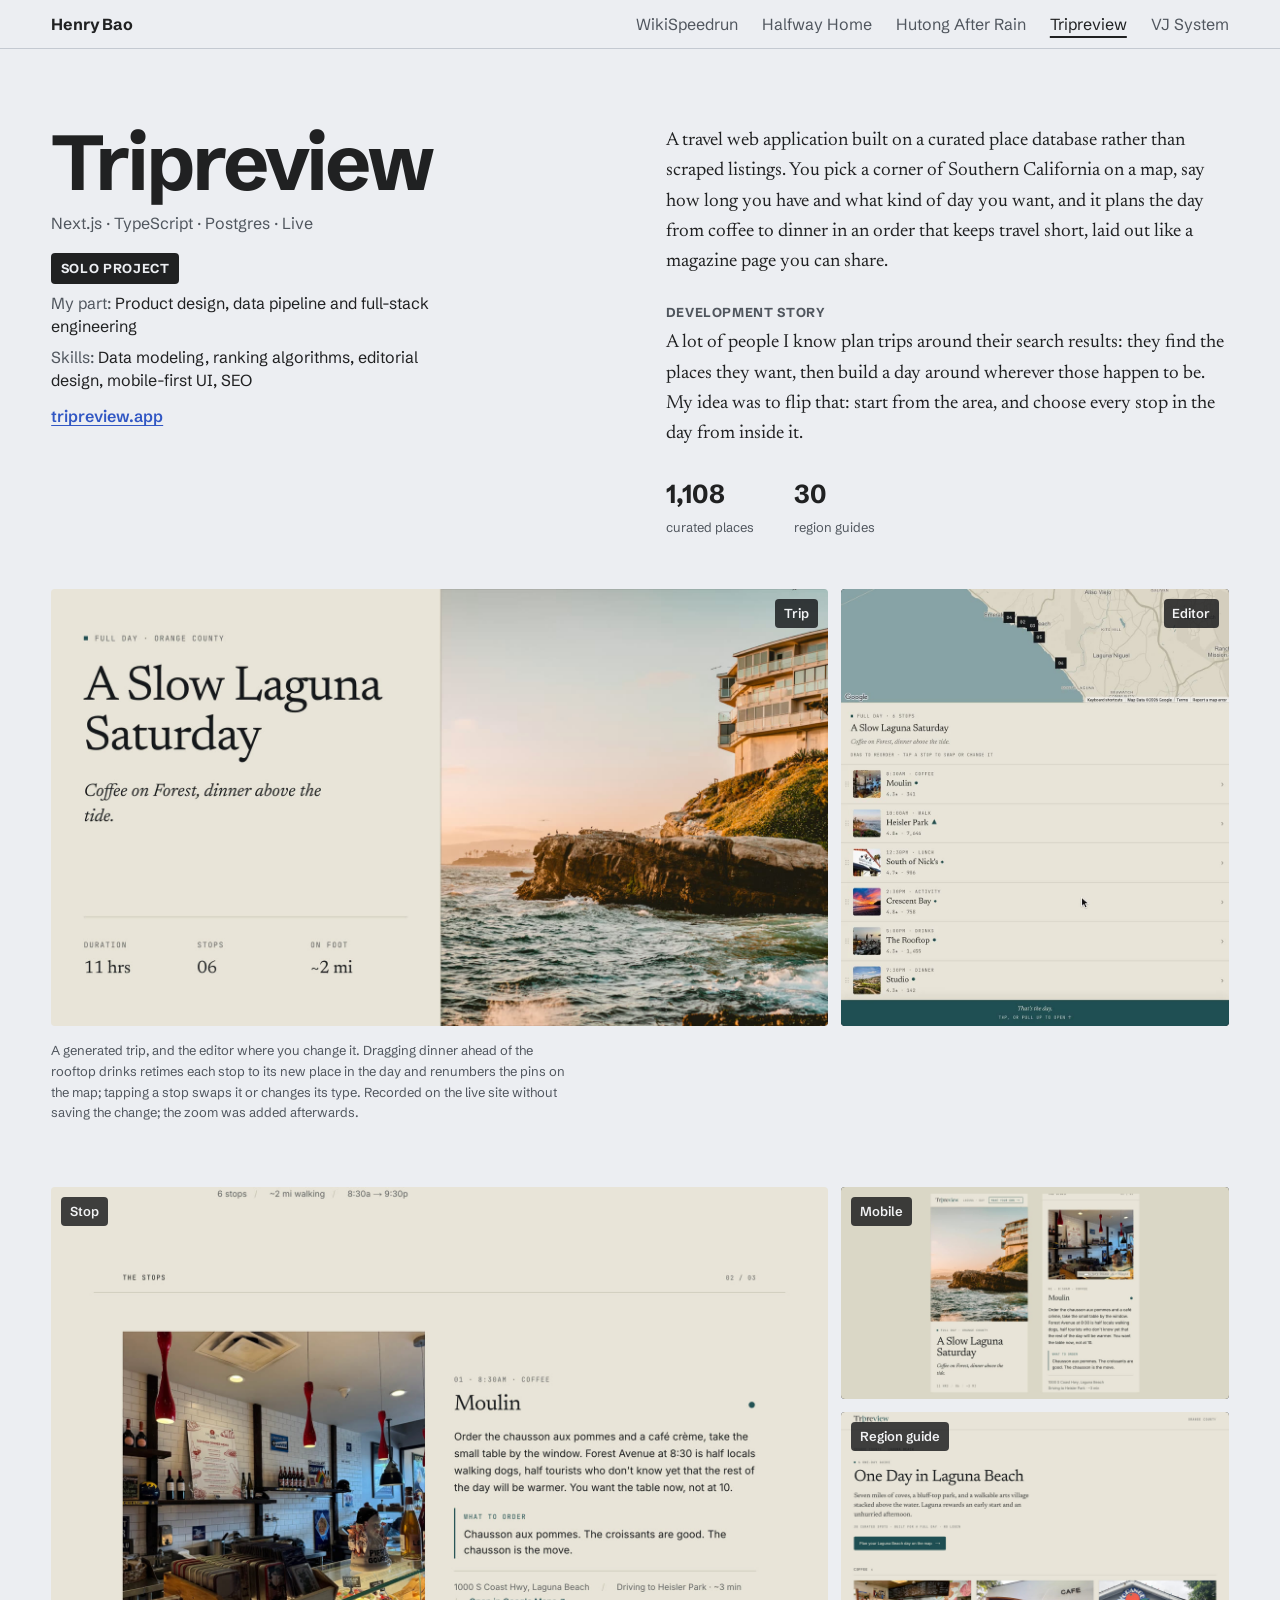
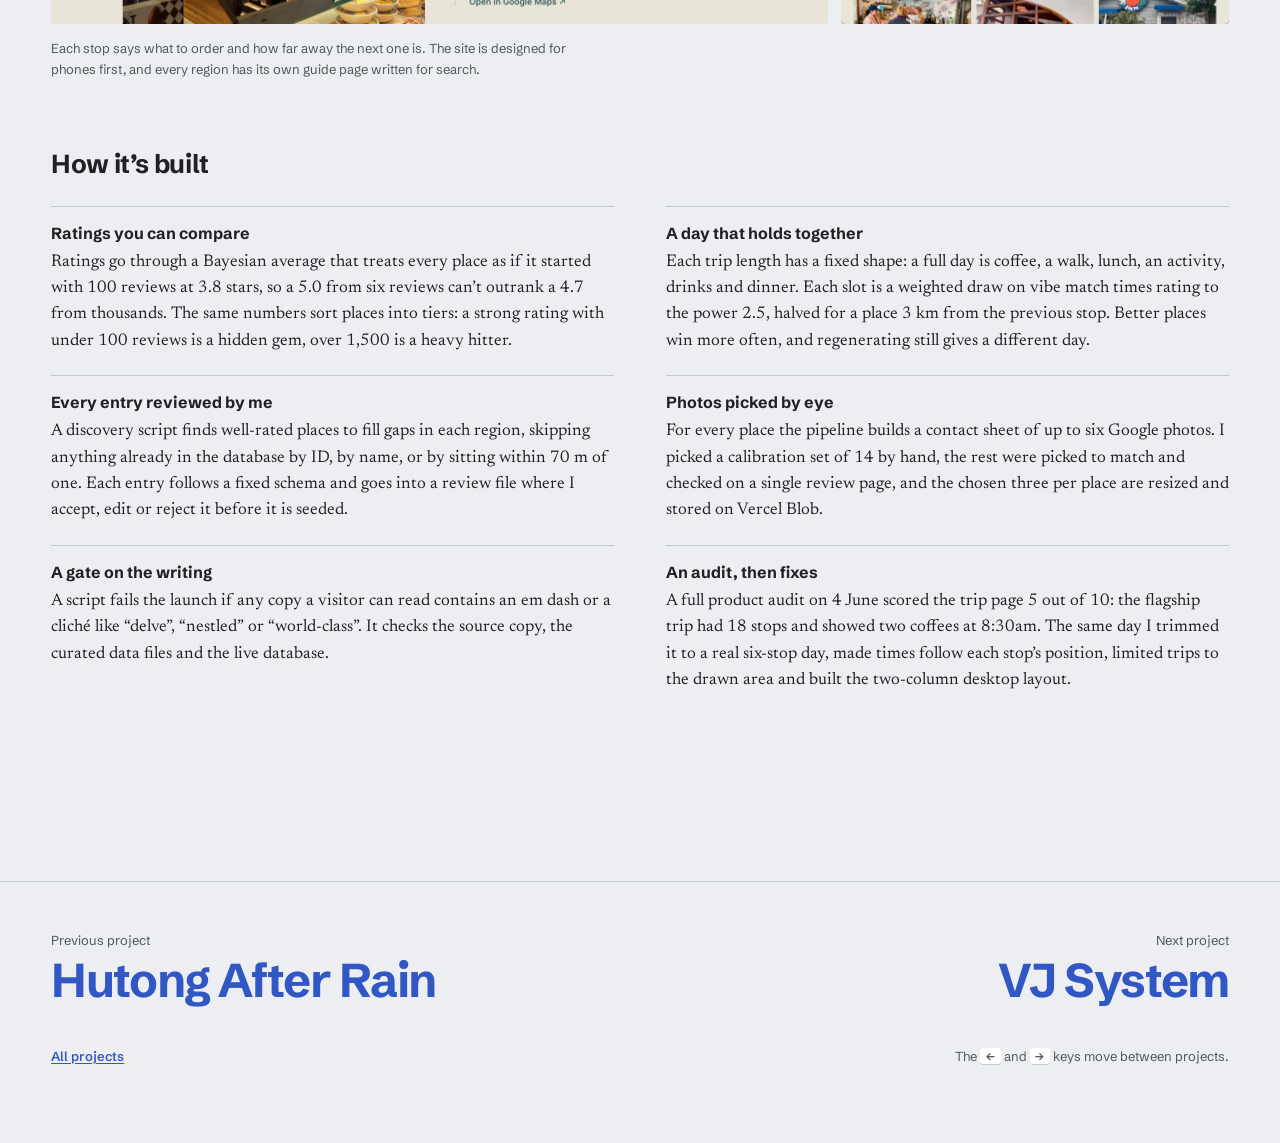
<file: tripreview/index.html>
<!doctype html>
<html lang="en">
<head>
<meta charset="utf-8">
<meta name="viewport" content="width=device-width, initial-scale=1, viewport-fit=cover">
<script>document.documentElement.classList.add('js');try{if(sessionStorage.getItem('hb-intro'))document.documentElement.classList.add('seen')}catch(e){}</script>
<title>Tripreview · Henry Bao</title>
<meta name="description" content="A travel web application built on a curated place database rather than scraped listings.">
<link rel="canonical" href="https://henrybao912.github.io/tripreview/">
<meta property="og:type" content="website">
<meta property="og:site_name" content="Henry Bao">
<meta property="og:title" content="Tripreview, by Henry Bao">
<meta property="og:description" content="A travel web application built on a curated place database rather than scraped listings.">
<meta property="og:url" content="https://henrybao912.github.io/tripreview/">
<meta property="og:image" content="https://henrybao912.github.io/assets/home-tripreview.jpg">
<meta name="twitter:card" content="summary_large_image">
<link rel="icon" href="../assets/favicon.svg" type="image/svg+xml">
<link rel="apple-touch-icon" href="../assets/apple-touch-icon.png">
<link rel="preconnect" href="https://fonts.googleapis.com">
<link rel="preconnect" href="https://fonts.gstatic.com" crossorigin>
<link rel="stylesheet" href="https://fonts.googleapis.com/css2?family=Newsreader:ital,opsz,wght@0,6..72,400;0,6..72,500;1,6..72,400&family=Schibsted+Grotesk:wght@400;500;600;700;800&display=swap">
<link rel="stylesheet" href="../assets/site.css?v=e880b227">
</head>
<body class="page-project">
<div class="loader" aria-hidden="true"><span class="loader-name" data-name="Henry Bao">Henry Bao</span></div>

<a class="skip" href="#main">Skip to content</a>
<header class="topbar">
  <div class="wrap topbar-inner">
    <a class="topbar-home" href="../">Henry Bao</a>
    <nav aria-label="Projects">
      <a href="../wikispeedrun/">WikiSpeedrun</a>
      <a href="../halfway-home/">Halfway Home</a>
      <a href="../hutong-after-rain/">Hutong After Rain</a>
      <a href="../tripreview/" aria-current="page">Tripreview</a>
      <a href="../vj-system/">VJ System</a>
    </nav>
  </div>
</header>

<main id="main">
  <!-- Tripreview -->
  <section class="project" id="tripreview" aria-labelledby="tripreview-title">
    <div class="wrap">
      <div class="grid project-head">
        <div class="project-title">
          <h1 id="tripreview-title">Tripreview</h1>
          <p class="meta">Next.js · TypeScript · Postgres · Live</p>
          <div class="role">
            <span class="role-tag">Solo project</span>
            <p class="role-text"><span class="role-label">My part:</span> Product design, data pipeline and full-stack engineering</p>
            <p class="role-text"><span class="role-label">Skills:</span> Data modeling, ranking algorithms, editorial design, mobile-first UI, SEO</p>
          </div>
          <a class="visit" href="https://tripreview.app">tripreview.app</a>
        </div>
        <div class="project-copy">
          <p>A travel web application built on a curated place database rather than scraped listings. You pick a corner of Southern California on a map, say how long you have and what kind of day you want, and it plans the day from coffee to dinner in an order that keeps travel short, laid out like a magazine page you can share.</p>
          <div class="story">
            <h2 class="story-label">Development story</h2>
            <p>A lot of people I know plan trips around their search results: they find the places they want, then build a day around wherever those happen to be. My idea was to flip that: start from the area, and choose every stop in the day from inside it.</p>
          </div>
          <dl class="stats">
            <div><dt>curated places</dt><dd>1,108</dd></div>
            <div><dt>region guides</dt><dd>30</dd></div>
          </dl>
        </div>
      </div>

      <!-- A trip and its stop list -->
      <div class="panels">
        <figure class="panel panel-main">
          <img data-full src="../assets/tp-storyboard.jpg" alt="A generated trip, A Slow Laguna Saturday: an 11-hour, six-stop day on about two miles of walking, set beside a photo of a cliffside house above the surf." width="1600" height="900">
          <figcaption class="panel-label is-right">Trip</figcaption>
        </figure>
        <figure class="panel panel-tall panel-portrait">
          <video src="../assets/tp-reorder.mp4" poster="../assets/tp-reorder.jpg" muted loop playsinline data-autoplay preload="none" aria-label="The trip editor: a map of the six numbered stops above the list. Studio, the dinner stop, is dragged above The Rooftop; the times change to dinner at 5:00pm and drinks at 7:30pm, and on the map pins 05 and 06 swap places."></video>
          <figcaption class="panel-label is-right">Editor</figcaption>
        </figure>
      </div>
      <p class="caption">A generated trip, and the editor where you change it. Dragging dinner ahead of the rooftop drinks retimes each stop to its new place in the day and renumbers the pins on the map; tapping a stop swaps it or changes its type. Recorded on the live site without saving the change; the zoom was added afterwards.</p>

      <!-- Inside a trip -->
      <div class="panels panels-next">
        <figure class="panel panel-main">
          <img data-full src="../assets/tp-stop.jpg" alt="The first stop, Moulin in Laguna Beach at 8:30am: a photo of the cafe counter, a caption, what to order, and the drive to the next stop." width="1600" height="900" loading="lazy">
          <figcaption class="panel-label">Stop</figcaption>
        </figure>
        <figure class="panel">
          <img data-full src="../assets/tp-mobile.jpg" alt="The same trip on a phone: the opening spread and the first stop." width="1600" height="900" loading="lazy">
          <figcaption class="panel-label">Mobile</figcaption>
        </figure>
        <figure class="panel">
          <img data-full src="../assets/tripreview.jpg" alt="Tripreview's one-day guide to Laguna Beach: a headline, a short introduction, and a row of photographed coffee shops." width="1600" height="900" loading="lazy">
          <figcaption class="panel-label">Region guide</figcaption>
        </figure>
      </div>
      <p class="caption">Each stop says what to order and how far away the next one is. The site is designed for phones first, and every region has its own guide page written for search.</p>

      <div class="build" aria-labelledby="tp-build-title">
        <h2 id="tp-build-title">How it’s built</h2>
        <dl class="build-list">
          <div>
            <dt>Ratings you can compare</dt>
            <dd>Ratings go through a Bayesian average that treats every place as if it started with 100 reviews at 3.8 stars, so a 5.0 from six reviews can’t outrank a 4.7 from thousands. The same numbers sort places into tiers: a strong rating with under 100 reviews is a hidden gem, over 1,500 is a heavy hitter.</dd>
          </div>
          <div>
            <dt>A day that holds together</dt>
            <dd>Each trip length has a fixed shape: a full day is coffee, a walk, lunch, an activity, drinks and dinner. Each slot is a weighted draw on vibe match times rating to the power 2.5, halved for a place 3 km from the previous stop. Better places win more often, and regenerating still gives a different day.</dd>
          </div>
          <div>
            <dt>Every entry reviewed by me</dt>
            <dd>A discovery script finds well-rated places to fill gaps in each region, skipping anything already in the database by ID, by name, or by sitting within 70 m of one. Each entry follows a fixed schema and goes into a review file where I accept, edit or reject it before it is seeded.</dd>
          </div>
          <div>
            <dt>Photos picked by eye</dt>
            <dd>For every place the pipeline builds a contact sheet of up to six Google photos. I picked a calibration set of 14 by hand, the rest were picked to match and checked on a single review page, and the chosen three per place are resized and stored on Vercel Blob.</dd>
          </div>
          <div>
            <dt>A gate on the writing</dt>
            <dd>A script fails the launch if any copy a visitor can read contains an em dash or a cliché like “delve”, “nestled” or “world-class”. It checks the source copy, the curated data files and the live database.</dd>
          </div>
          <div>
            <dt>An audit, then fixes</dt>
            <dd>A full product audit on 4 June scored the trip page 5 out of 10: the flagship trip had 18 stops and showed two coffees at 8:30am. The same day I trimmed it to a real six-stop day, made times follow each stop’s position, limited trips to the drawn area and built the two-column desktop layout.</dd>
          </div>
        </dl>
      </div>
    </div>
  </section>
</main>

<nav class="pagenav" aria-label="More projects">
  <div class="wrap">
    <div class="pagenav-row">
      <a class="pagenav-link prev" href="../hutong-after-rain/" rel="prev"><span>Previous project</span><b>Hutong After Rain</b></a>
      <a class="pagenav-link next" href="../vj-system/" rel="next"><span>Next project</span><b>VJ System</b></a>
    </div>
    <p class="pagenav-foot"><a href="../">All projects</a><span>The <kbd>←</kbd> and <kbd>→</kbd> keys move between projects.</span></p>
  </div>
</nav>

<script src="../assets/site.js?v=10dcdeee" defer></script>
</body>
</html>
</file>
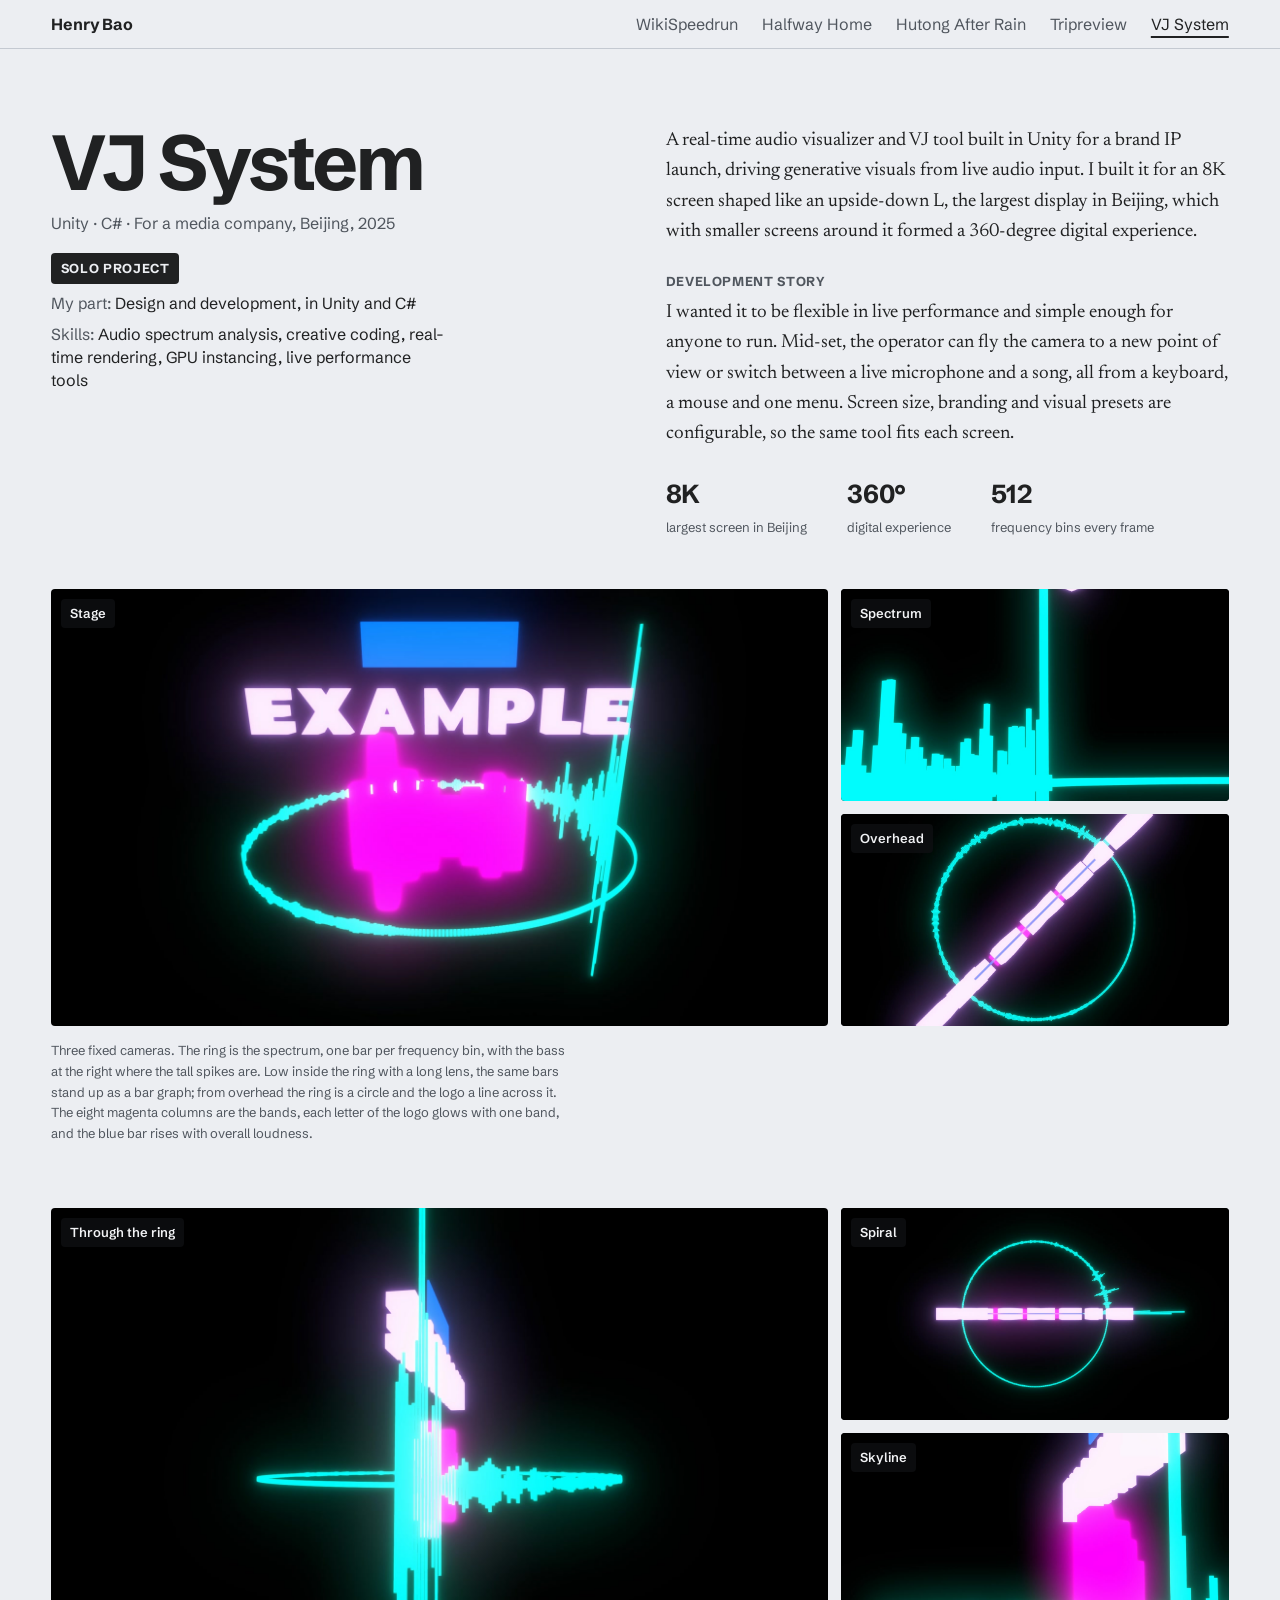
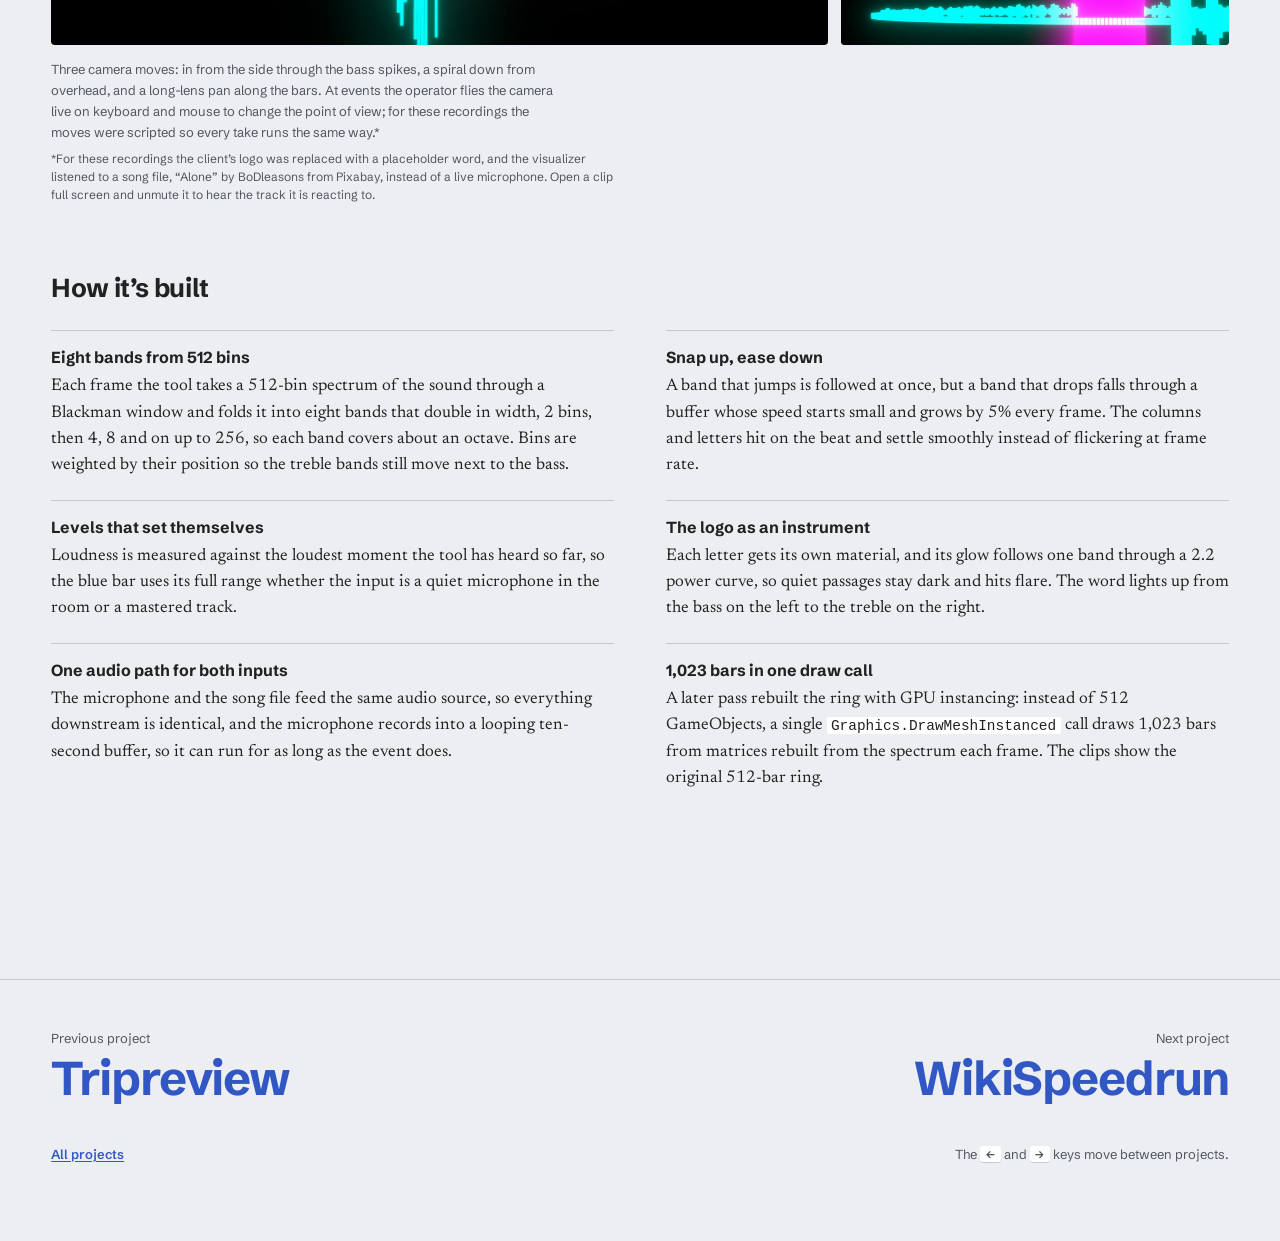
<file: vj-system/index.html>
<!doctype html>
<html lang="en">
<head>
<meta charset="utf-8">
<meta name="viewport" content="width=device-width, initial-scale=1, viewport-fit=cover">
<script>document.documentElement.classList.add('js');try{if(sessionStorage.getItem('hb-intro'))document.documentElement.classList.add('seen')}catch(e){}</script>
<title>VJ System · Henry Bao</title>
<meta name="description" content="A real-time audio visualizer and VJ tool built in Unity for a brand IP launch on Beijing’s largest screen, an 8K display shaped like an upside-down L.">
<link rel="canonical" href="https://henrybao912.github.io/vj-system/">
<meta property="og:type" content="website">
<meta property="og:site_name" content="Henry Bao">
<meta property="og:title" content="VJ System, by Henry Bao">
<meta property="og:description" content="A real-time audio visualizer and VJ tool built in Unity for a brand IP launch on Beijing’s largest screen, an 8K display shaped like an upside-down L.">
<meta property="og:url" content="https://henrybao912.github.io/vj-system/">
<meta property="og:image" content="https://henrybao912.github.io/assets/og-home.jpg">
<meta name="twitter:card" content="summary_large_image">
<link rel="icon" href="../assets/favicon.svg" type="image/svg+xml">
<link rel="apple-touch-icon" href="../assets/apple-touch-icon.png">
<link rel="preconnect" href="https://fonts.googleapis.com">
<link rel="preconnect" href="https://fonts.gstatic.com" crossorigin>
<link rel="stylesheet" href="https://fonts.googleapis.com/css2?family=Newsreader:ital,opsz,wght@0,6..72,400;0,6..72,500;1,6..72,400&family=Schibsted+Grotesk:wght@400;500;600;700;800&display=swap">
<link rel="stylesheet" href="../assets/site.css?v=e880b227">
</head>
<body class="page-project">
<div class="loader" aria-hidden="true"><span class="loader-name" data-name="Henry Bao">Henry Bao</span></div>

<a class="skip" href="#main">Skip to content</a>
<header class="topbar">
  <div class="wrap topbar-inner">
    <a class="topbar-home" href="../">Henry Bao</a>
    <nav aria-label="Projects">
      <a href="../wikispeedrun/">WikiSpeedrun</a>
      <a href="../halfway-home/">Halfway Home</a>
      <a href="../hutong-after-rain/">Hutong After Rain</a>
      <a href="../tripreview/">Tripreview</a>
      <a href="../vj-system/" aria-current="page">VJ System</a>
    </nav>
  </div>
</header>

<main id="main">
  <!-- VJ System -->
  <section class="project" id="vj-system" aria-labelledby="vj-system-title">
    <div class="wrap">
      <div class="grid project-head">
        <div class="project-title">
          <h1 id="vj-system-title">VJ System</h1>
          <p class="meta">Unity · C# · For a media company, Beijing, 2025</p>
          <div class="role">
            <span class="role-tag">Solo project</span>
            <p class="role-text"><span class="role-label">My part:</span> Design and development, in Unity and C#</p>
            <p class="role-text"><span class="role-label">Skills:</span> Audio spectrum analysis, creative coding, real-time rendering, GPU instancing, live performance tools</p>
          </div>
        </div>
        <div class="project-copy">
          <p>A real-time audio visualizer and VJ tool built in Unity for a brand IP launch, driving generative visuals from live audio input. I built it for an 8K screen shaped like an upside-down L, the largest display in Beijing, which with smaller screens around it formed a 360-degree digital experience.</p>
          <div class="story">
            <h2 class="story-label">Development story</h2>
            <p>I wanted it to be flexible in live performance and simple enough for anyone to run. Mid-set, the operator can fly the camera to a new point of view or switch between a live microphone and a song, all from a keyboard, a mouse and one menu. Screen size, branding and visual presets are configurable, so the same tool fits each screen.</p>
          </div>
          <dl class="stats">
            <div><dt>largest screen in Beijing</dt><dd>8K</dd></div>
            <div><dt>digital experience</dt><dd>360°</dd></div>
            <div><dt>frequency bins every frame</dt><dd>512</dd></div>
          </dl>
        </div>
      </div>

      <!-- Fixed cameras -->
      <div class="panels">
        <figure class="panel panel-main">
          <video data-full src="../assets/vj-stage.mp4" poster="../assets/vj-stage-poster.jpg" muted loop playsinline data-autoplay preload="none" aria-label="The whole stage from the front: the glowing word EXAMPLE with a blue bar above it, eight magenta columns rising and falling behind a ring of cyan bars, which spikes tallest at the right with the bass."></video>
          <figcaption class="panel-label">Stage</figcaption>
        </figure>
        <figure class="panel">
          <video data-full src="../assets/vj-spectrum.mp4" poster="../assets/vj-spectrum-poster.jpg" muted loop playsinline data-autoplay preload="none" aria-label="Low inside the ring with a long lens: the cyan bars stand up like a bar graph, climbing toward the tall bass spike, with the quiet treble bars lying flat beyond it."></video>
          <figcaption class="panel-label">Spectrum</figcaption>
        </figure>
        <figure class="panel">
          <video data-full src="../assets/vj-overhead.mp4" poster="../assets/vj-overhead-poster.jpg" muted loop playsinline data-autoplay preload="none" aria-label="Looking straight down: the ring is a circle whose edge flickers with the spectrum, and the logo crosses it as a diagonal white line."></video>
          <figcaption class="panel-label">Overhead</figcaption>
        </figure>
      </div>
      <p class="caption">Three fixed cameras. The ring is the spectrum, one bar per frequency bin, with the bass at the right where the tall spikes are. Low inside the ring with a long lens, the same bars stand up as a bar graph; from overhead the ring is a circle and the logo a line across it. The eight magenta columns are the bands, each letter of the logo glows with one band, and the blue bar rises with overall loudness.</p>

      <!-- Moving cameras -->
      <div class="panels panels-next">
        <figure class="panel panel-main">
          <video data-full src="../assets/vj-through.mp4" poster="../assets/vj-through-poster.jpg" muted loop playsinline data-autoplay preload="none" aria-label="The camera moves in from the side, where the ring is a thin line under the edge of the logo, through the cluster of bass spikes and into the ring beside the magenta columns."></video>
          <figcaption class="panel-label">Through the ring</figcaption>
        </figure>
        <figure class="panel">
          <video data-full src="../assets/vj-spiral.mp4" poster="../assets/vj-spiral-poster.jpg" muted loop playsinline data-autoplay preload="none" aria-label="The camera spirals down from straight overhead, where the ring is a circle, to a three-quarter view of the stage."></video>
          <figcaption class="panel-label">Spiral</figcaption>
        </figure>
        <figure class="panel">
          <video data-full src="../assets/vj-skyline.mp4" poster="../assets/vj-skyline-poster.jpg" muted loop playsinline data-autoplay preload="none" aria-label="A long-lens pan along the ring at floor level: the bars pack into a moving skyline, with the magenta columns and the logo's letters behind them."></video>
          <figcaption class="panel-label">Skyline</figcaption>
        </figure>
      </div>
      <p class="caption">Three camera moves: in from the side through the bass spikes, a spiral down from overhead, and a long-lens pan along the bars. At events the operator flies the camera live on keyboard and mouse to change the point of view; for these recordings the moves were scripted so every take runs the same way.*</p>
      <p class="footnote">*For these recordings the client’s logo was replaced with a placeholder word, and the visualizer listened to a song file, “Alone” by BoDleasons from Pixabay, instead of a live microphone. Open a clip full screen and unmute it to hear the track it is reacting to.</p>

      <div class="build" aria-labelledby="vj-build-title">
        <h2 id="vj-build-title">How it’s built</h2>
        <dl class="build-list">
          <div>
            <dt>Eight bands from 512 bins</dt>
            <dd>Each frame the tool takes a 512-bin spectrum of the sound through a Blackman window and folds it into eight bands that double in width, 2 bins, then 4, 8 and on up to 256, so each band covers about an octave. Bins are weighted by their position so the treble bands still move next to the bass.</dd>
          </div>
          <div>
            <dt>Snap up, ease down</dt>
            <dd>A band that jumps is followed at once, but a band that drops falls through a buffer whose speed starts small and grows by 5% every frame. The columns and letters hit on the beat and settle smoothly instead of flickering at frame rate.</dd>
          </div>
          <div>
            <dt>Levels that set themselves</dt>
            <dd>Loudness is measured against the loudest moment the tool has heard so far, so the blue bar uses its full range whether the input is a quiet microphone in the room or a mastered track.</dd>
          </div>
          <div>
            <dt>The logo as an instrument</dt>
            <dd>Each letter gets its own material, and its glow follows one band through a 2.2 power curve, so quiet passages stay dark and hits flare. The word lights up from the bass on the left to the treble on the right.</dd>
          </div>
          <div>
            <dt>One audio path for both inputs</dt>
            <dd>The microphone and the song file feed the same audio source, so everything downstream is identical, and the microphone records into a looping ten-second buffer, so it can run for as long as the event does.</dd>
          </div>
          <div>
            <dt>1,023 bars in one draw call</dt>
            <dd>A later pass rebuilt the ring with GPU instancing: instead of 512 GameObjects, a single <code>Graphics.DrawMeshInstanced</code> call draws 1,023 bars from matrices rebuilt from the spectrum each frame. The clips show the original 512-bar ring.</dd>
          </div>
        </dl>
      </div>
    </div>
  </section>
</main>

<nav class="pagenav" aria-label="More projects">
  <div class="wrap">
    <div class="pagenav-row">
      <a class="pagenav-link prev" href="../tripreview/" rel="prev"><span>Previous project</span><b>Tripreview</b></a>
      <a class="pagenav-link next" href="../wikispeedrun/" rel="next"><span>Next project</span><b>WikiSpeedrun</b></a>
    </div>
    <p class="pagenav-foot"><a href="../">All projects</a><span>The <kbd>←</kbd> and <kbd>→</kbd> keys move between projects.</span></p>
  </div>
</nav>

<script src="../assets/site.js?v=10dcdeee" defer></script>
</body>
</html>
</file>
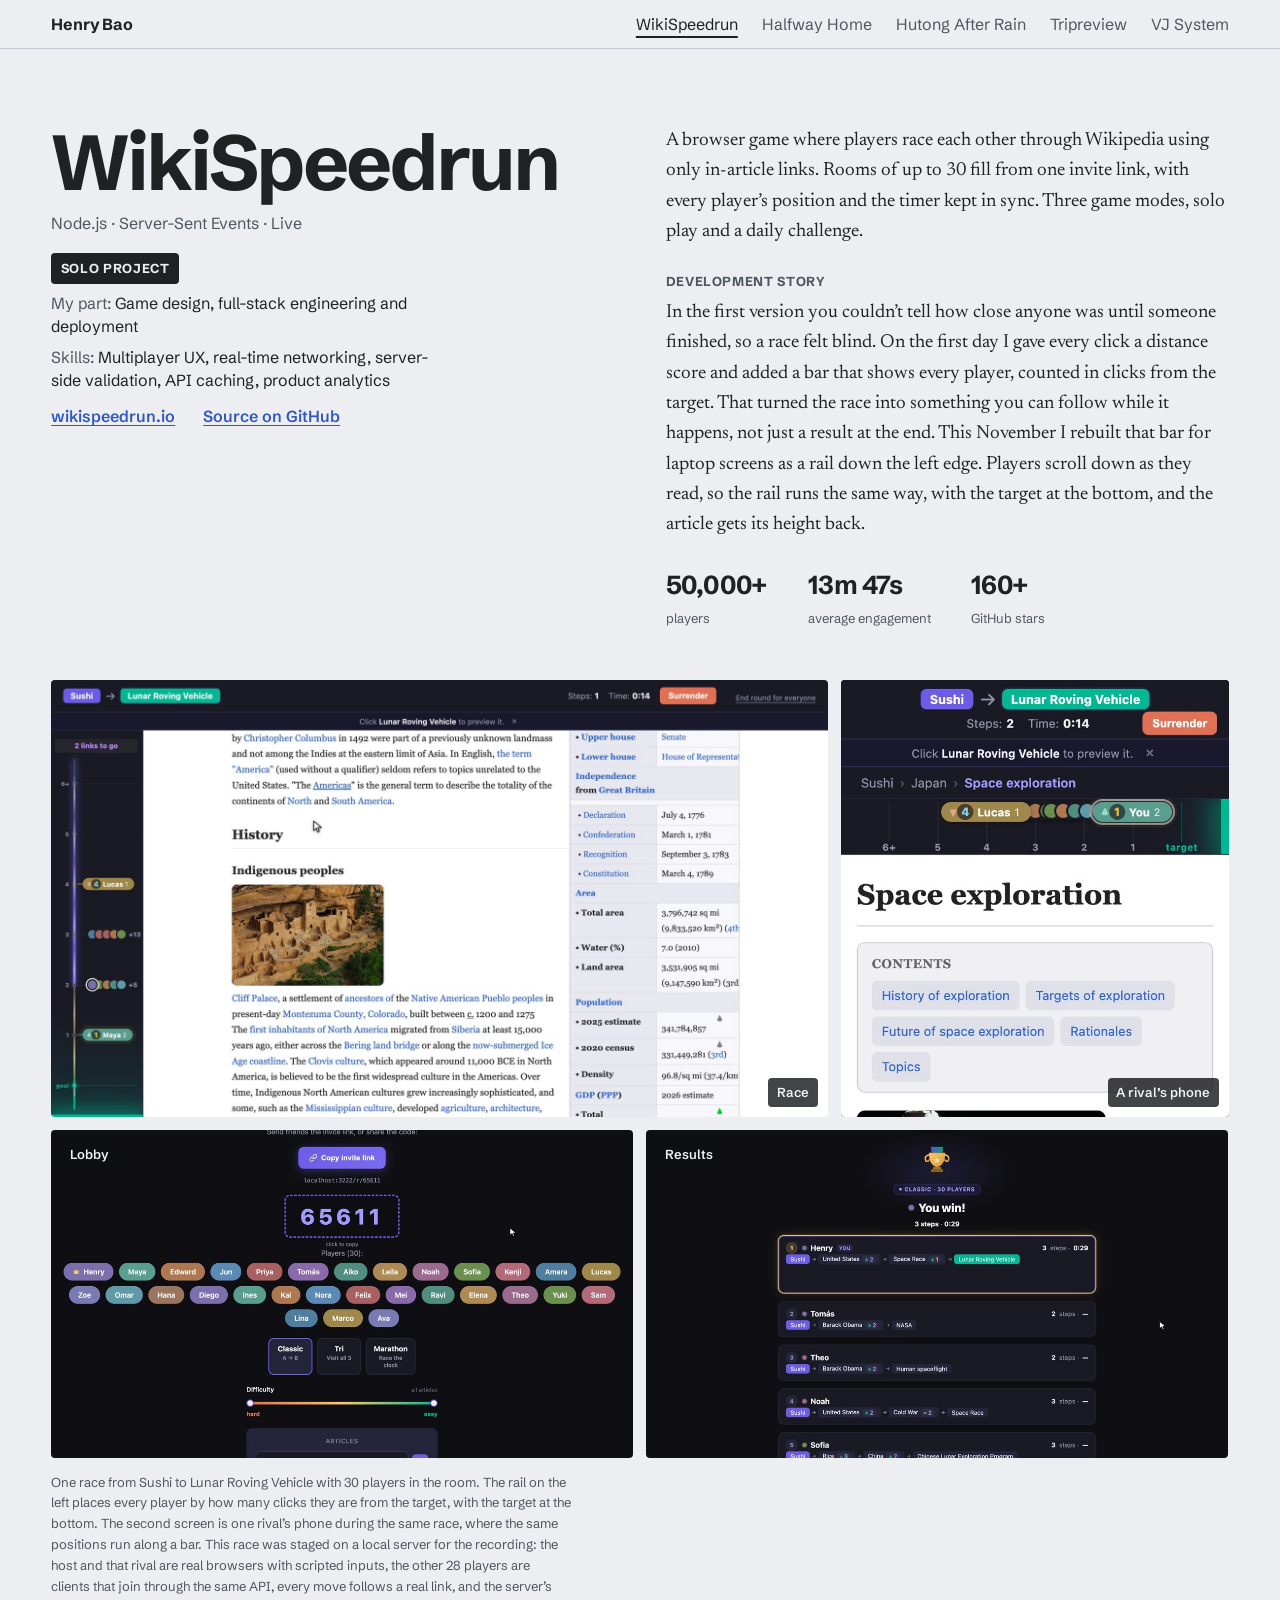
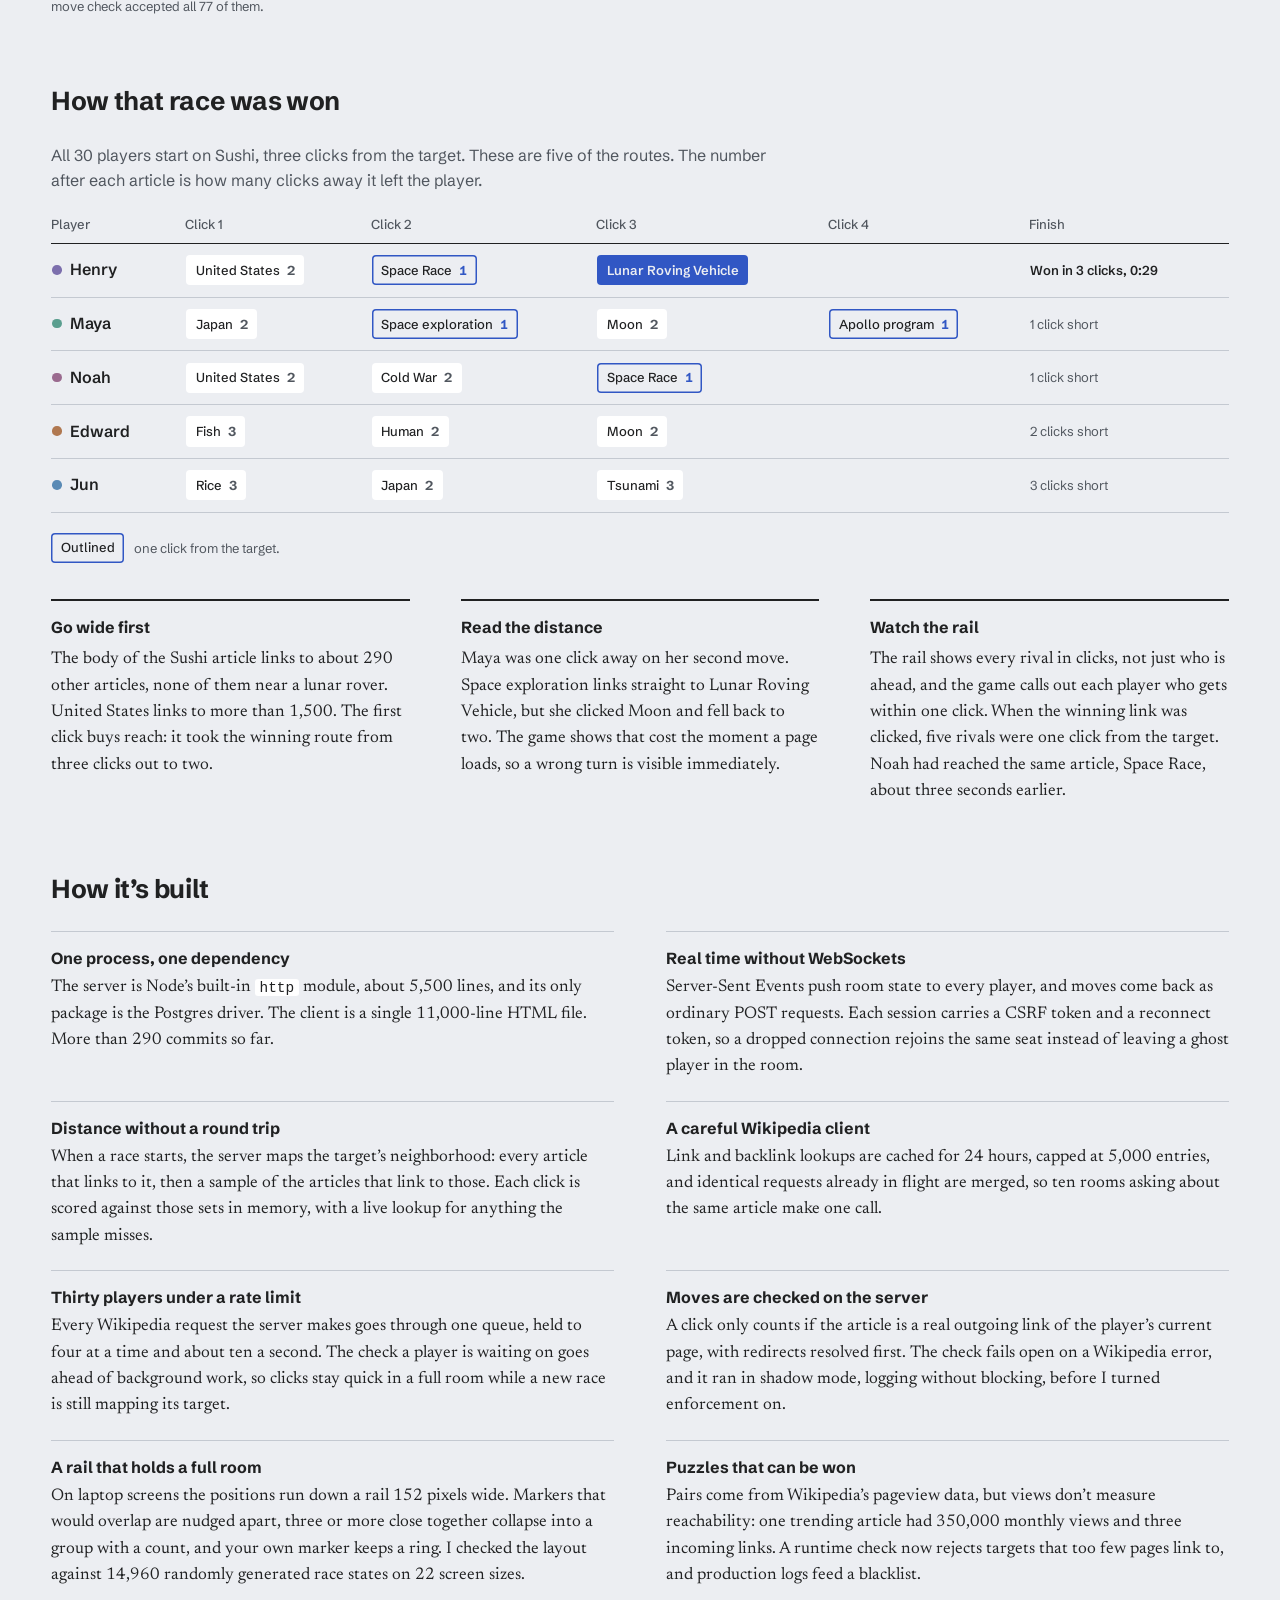
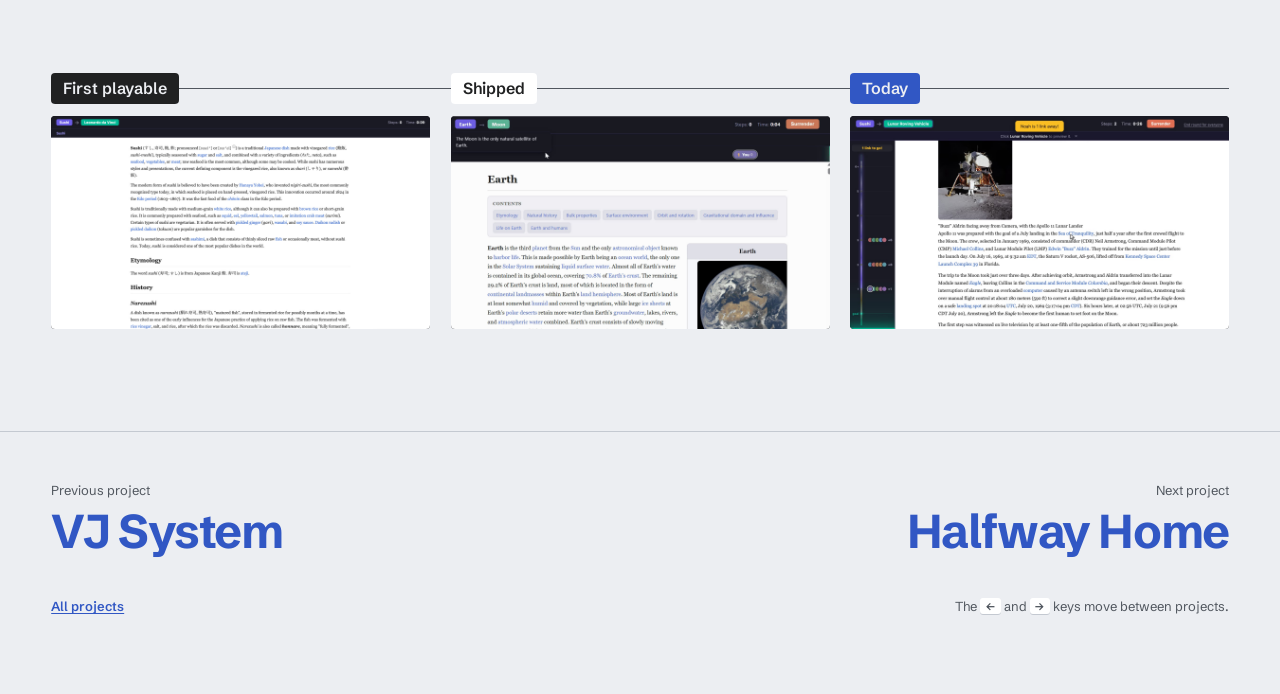
<file: wikispeedrun/index.html>
<!doctype html>
<html lang="en">
<head>
<meta charset="utf-8">
<meta name="viewport" content="width=device-width, initial-scale=1, viewport-fit=cover">
<script>document.documentElement.classList.add('js');try{if(sessionStorage.getItem('hb-intro'))document.documentElement.classList.add('seen')}catch(e){}</script>
<title>WikiSpeedrun · Henry Bao</title>
<meta name="description" content="A browser game where players race each other through Wikipedia using only in-article links.">
<link rel="canonical" href="https://henrybao912.github.io/wikispeedrun/">
<meta property="og:type" content="website">
<meta property="og:site_name" content="Henry Bao">
<meta property="og:title" content="WikiSpeedrun, by Henry Bao">
<meta property="og:description" content="A browser game where players race each other through Wikipedia using only in-article links.">
<meta property="og:url" content="https://henrybao912.github.io/wikispeedrun/">
<meta property="og:image" content="https://henrybao912.github.io/assets/home-wikispeedrun.jpg">
<meta name="twitter:card" content="summary_large_image">
<link rel="icon" href="../assets/favicon.svg" type="image/svg+xml">
<link rel="apple-touch-icon" href="../assets/apple-touch-icon.png">
<link rel="preconnect" href="https://fonts.googleapis.com">
<link rel="preconnect" href="https://fonts.gstatic.com" crossorigin>
<link rel="stylesheet" href="https://fonts.googleapis.com/css2?family=Newsreader:ital,opsz,wght@0,6..72,400;0,6..72,500;1,6..72,400&family=Schibsted+Grotesk:wght@400;500;600;700;800&display=swap">
<link rel="stylesheet" href="../assets/site.css?v=e880b227">
</head>
<body class="page-project">
<div class="loader" aria-hidden="true"><span class="loader-name" data-name="Henry Bao">Henry Bao</span></div>

<a class="skip" href="#main">Skip to content</a>
<header class="topbar">
  <div class="wrap topbar-inner">
    <a class="topbar-home" href="../">Henry Bao</a>
    <nav aria-label="Projects">
      <a href="../wikispeedrun/" aria-current="page">WikiSpeedrun</a>
      <a href="../halfway-home/">Halfway Home</a>
      <a href="../hutong-after-rain/">Hutong After Rain</a>
      <a href="../tripreview/">Tripreview</a>
      <a href="../vj-system/">VJ System</a>
    </nav>
  </div>
</header>

<main id="main">
  <!-- WikiSpeedrun -->
  <section class="project" id="wikispeedrun" aria-labelledby="wikispeedrun-title">
    <div class="wrap">
      <div class="grid project-head">
        <div class="project-title">
          <h1 id="wikispeedrun-title">WikiSpeedrun</h1>
          <p class="meta">Node.js · Server-Sent Events · Live</p>
          <div class="role">
            <span class="role-tag">Solo project</span>
            <p class="role-text"><span class="role-label">My part:</span> Game design, full-stack engineering and deployment</p>
            <p class="role-text"><span class="role-label">Skills:</span> Multiplayer UX, real-time networking, server-side validation, API caching, product analytics</p>
          </div>
          <p class="visit-row"><a class="visit" href="https://wikispeedrun.io">wikispeedrun.io</a><a class="visit" href="https://github.com/HenryBao912/WikiSpeedrun">Source on GitHub</a></p>
        </div>
        <div class="project-copy">
          <p>A browser game where players race each other through Wikipedia using only in-article links. Rooms of up to 30 fill from one invite link, with every player’s position and the timer kept in sync. Three game modes, solo play and a daily challenge.</p>
          <div class="story">
            <h2 class="story-label">Development story</h2>
            <p>In the first version you couldn’t tell how close anyone was until someone finished, so a race felt blind. On the first day I gave every click a distance score and added a bar that shows every player, counted in clicks from the target. That turned the race into something you can follow while it happens, not just a result at the end. This November I rebuilt that bar for laptop screens as a rail down the left edge. Players scroll down as they read, so the rail runs the same way, with the target at the bottom, and the article gets its height back.</p>
          </div>
          <dl class="stats">
            <div><dt>players</dt><dd>50,000+</dd></div>
            <div><dt>average engagement</dt><dd>13m 47s</dd></div>
            <div><dt>GitHub stars</dt><dd>160+</dd></div>
          </dl>
        </div>
      </div>

      <!-- One 30-player race, on the host's laptop and on a rival's phone -->
      <div class="panels">
        <figure class="panel panel-main">
          <video id="wsr-race" src="../assets/wsr-race.mp4?v=2" poster="../assets/wsr-race-poster.jpg?v=2" muted loop playsinline data-autoplay preload="none" aria-label="A 30-player race from Sushi to Lunar Roving Vehicle on the host’s screen. A rail down the left edge shows every player’s distance from the target. The host clicks United States, then Space Race, then Lunar Roving Vehicle, and the results screen ranks all 30 routes."></video>
          <figcaption class="panel-label" style="left:auto;right:10px;top:auto;bottom:10px">Race</figcaption>
        </figure>
        <figure class="panel panel-tall panel-portrait">
          <video id="wsr-phone" src="../assets/wsr-phone.mp4" poster="../assets/wsr-phone-poster.jpg" muted loop playsinline data-autoplay preload="none" aria-label="The same race on one rival’s phone, at the same moments. The players move along a bar above the article as this rival goes from Sushi to Japan, Space exploration, Moon and Apollo program, and the race ends on the results screen."></video>
          <figcaption class="panel-label" style="left:auto;right:10px;top:auto;bottom:10px">A rival’s phone</figcaption>
        </figure>
      </div>
      <div class="panels panels-pair">
        <figure class="panel panel-main">
          <img data-full src="../assets/wsr-lobby.jpg?v=2" alt="The lobby: an invite link, room code 65611, thirty players, and Classic mode selected." width="1120" height="630">
          <figcaption class="panel-label">Lobby</figcaption>
        </figure>
        <figure class="panel panel-main">
          <img data-full src="../assets/wsr-results.jpg?v=2" alt="The results screen for a 30-player Classic race: each player’s path with the distance left after every click, ranked." width="1120" height="630">
          <figcaption class="panel-label">Results</figcaption>
        </figure>
      </div>
      <p class="caption">One race from Sushi to Lunar Roving Vehicle with 30 players in the room. The rail on the left places every player by how many clicks they are from the target, with the target at the bottom. The second screen is one rival’s phone during the same race, where the same positions run along a bar. This race was staged on a local server for the recording: the host and that rival are real browsers with scripted inputs, the other 28 players are clients that join through the same API, every move follows a real link, and the server’s move check accepted all 77 of them.</p>

      <div class="tactics" aria-labelledby="tactics-title">
        <h2 id="tactics-title">How that race was won</h2>
        <p class="routes-intro" id="routes-intro">All 30 players start on Sushi, three clicks from the target. These are five of the routes. The number after each article is how many clicks away it left the player.</p>
        <div class="routes-scroll">
          <table class="routes" aria-describedby="routes-intro">
            <thead>
              <tr><th scope="col">Player</th><th scope="col">Click 1</th><th scope="col">Click 2</th><th scope="col">Click 3</th><th scope="col">Click 4</th><th scope="col">Finish</th></tr>
            </thead>
            <tbody>
              <tr>
                <th scope="row"><span class="dot" style="--c:#7c6fad"></span>Henry</th>
                <td><span class="hop">United States <b>2</b></span></td>
                <td><span class="hop near">Space Race <b>1</b></span></td>
                <td><span class="hop goal">Lunar Roving Vehicle</span></td>
                <td></td>
                <td class="fin">Won in 3 clicks, 0:29</td>
              </tr>
              <tr>
                <th scope="row"><span class="dot" style="--c:#5a9e8f"></span>Maya</th>
                <td><span class="hop">Japan <b>2</b></span></td>
                <td><span class="hop near">Space exploration <b>1</b></span></td>
                <td><span class="hop">Moon <b>2</b></span></td>
                <td><span class="hop near">Apollo program <b>1</b></span></td>
                <td class="fin">1 click short</td>
              </tr>
              <tr>
                <th scope="row"><span class="dot" style="--c:#9a6a8f"></span>Noah</th>
                <td><span class="hop">United States <b>2</b></span></td>
                <td><span class="hop">Cold War <b>2</b></span></td>
                <td><span class="hop near">Space Race <b>1</b></span></td>
                <td></td>
                <td class="fin">1 click short</td>
              </tr>
              <tr>
                <th scope="row"><span class="dot" style="--c:#b07850"></span>Edward</th>
                <td><span class="hop">Fish <b>3</b></span></td>
                <td><span class="hop">Human <b>2</b></span></td>
                <td><span class="hop">Moon <b>2</b></span></td>
                <td></td>
                <td class="fin">2 clicks short</td>
              </tr>
              <tr>
                <th scope="row"><span class="dot" style="--c:#5a8ab5"></span>Jun</th>
                <td><span class="hop">Rice <b>3</b></span></td>
                <td><span class="hop">Japan <b>2</b></span></td>
                <td><span class="hop">Tsunami <b>3</b></span></td>
                <td></td>
                <td class="fin">3 clicks short</td>
              </tr>
            </tbody>
          </table>
        </div>
        <p class="routes-key"><span class="hop near">Outlined</span> one click from the target.</p>

        <div class="notes">
          <div>
            <h3>Go wide first</h3>
            <p>The body of the Sushi article links to about 290 other articles, none of them near a lunar rover. United States links to more than 1,500. The first click buys reach: it took the winning route from three clicks out to two.</p>
          </div>
          <div>
            <h3>Read the distance</h3>
            <p>Maya was one click away on her second move. Space exploration links straight to Lunar Roving Vehicle, but she clicked Moon and fell back to two. The game shows that cost the moment a page loads, so a wrong turn is visible immediately.</p>
          </div>
          <div>
            <h3>Watch the rail</h3>
            <p>The rail shows every rival in clicks, not just who is ahead, and the game calls out each player who gets within one click. When the winning link was clicked, five rivals were one click from the target. Noah had reached the same article, Space Race, about three seconds earlier.</p>
          </div>
        </div>
      </div>

      <div class="build" aria-labelledby="build-title">
        <h2 id="build-title">How it’s built</h2>
        <dl class="build-list">
          <div>
            <dt>One process, one dependency</dt>
            <dd>The server is Node’s built-in <code>http</code> module, about 5,500 lines, and its only package is the Postgres driver. The client is a single 11,000-line HTML file. More than 290 commits so far.</dd>
          </div>
          <div>
            <dt>Real time without WebSockets</dt>
            <dd>Server-Sent Events push room state to every player, and moves come back as ordinary POST requests. Each session carries a CSRF token and a reconnect token, so a dropped connection rejoins the same seat instead of leaving a ghost player in the room.</dd>
          </div>
          <div>
            <dt>Distance without a round trip</dt>
            <dd>When a race starts, the server maps the target’s neighborhood: every article that links to it, then a sample of the articles that link to those. Each click is scored against those sets in memory, with a live lookup for anything the sample misses.</dd>
          </div>
          <div>
            <dt>A careful Wikipedia client</dt>
            <dd>Link and backlink lookups are cached for 24 hours, capped at 5,000 entries, and identical requests already in flight are merged, so ten rooms asking about the same article make one call.</dd>
          </div>
          <div>
            <dt>Thirty players under a rate limit</dt>
            <dd>Every Wikipedia request the server makes goes through one queue, held to four at a time and about ten a second. The check a player is waiting on goes ahead of background work, so clicks stay quick in a full room while a new race is still mapping its target.</dd>
          </div>
          <div>
            <dt>Moves are checked on the server</dt>
            <dd>A click only counts if the article is a real outgoing link of the player’s current page, with redirects resolved first. The check fails open on a Wikipedia error, and it ran in shadow mode, logging without blocking, before I turned enforcement on.</dd>
          </div>
          <div>
            <dt>A rail that holds a full room</dt>
            <dd>On laptop screens the positions run down a rail 152 pixels wide. Markers that would overlap are nudged apart, three or more close together collapse into a group with a count, and your own marker keeps a ring. I checked the layout against 14,960 randomly generated race states on 22 screen sizes.</dd>
          </div>
          <div>
            <dt>Puzzles that can be won</dt>
            <dd>Pairs come from Wikipedia’s pageview data, but views don’t measure reachability: one trending article had 350,000 monthly views and three incoming links. A runtime check now rejects targets that too few pages link to, and production logs feed a blacklist.</dd>
          </div>
        </dl>
      </div>

      <ol class="stages" style="--n: 3" aria-label="WikiSpeedrun in development">
        <li class="stage">
          <span class="stage-label">First playable</span>
          <div class="shot"><img data-full src="../assets/wsr-first-playable.jpg" alt="The first playable build: a race from Sushi to Leonardo da Vinci, with the step counter and timer in a bar above the article." width="1600" height="900" loading="lazy"></div>
        </li>
        <li class="stage">
          <span class="stage-label">Shipped</span>
          <div class="shot"><video src="../assets/wsr-shipped.mp4" poster="../assets/wsr-shipped-poster.jpg" muted loop playsinline data-autoplay preload="none" aria-label="The shipped game: choosing Earth and Moon, racing through the Earth article, and the results screen."></video></div>
        </li>
        <li class="stage">
          <span class="stage-label">Today</span>
          <div class="shot"><img data-full src="../assets/wsr-today.jpg" alt="The current build: thirty players on the race rail during a race from Sushi to Lunar Roving Vehicle, with a notice that Noah is one link away." width="1600" height="900" loading="lazy"></div>
        </li>
      </ol>
    </div>
  </section>
</main>

<nav class="pagenav" aria-label="More projects">
  <div class="wrap">
    <div class="pagenav-row">
      <a class="pagenav-link prev" href="../vj-system/" rel="prev"><span>Previous project</span><b>VJ System</b></a>
      <a class="pagenav-link next" href="../halfway-home/" rel="next"><span>Next project</span><b>Halfway Home</b></a>
    </div>
    <p class="pagenav-foot"><a href="../">All projects</a><span>The <kbd>←</kbd> and <kbd>→</kbd> keys move between projects.</span></p>
  </div>
</nav>

<script src="../assets/site.js?v=10dcdeee" defer></script>
<script>
  // Keep the phone clip on the same moment of the race as the main clip.
  (function () {
    var a = document.getElementById('wsr-race'), b = document.getElementById('wsr-phone');
    if (!a || !b) return;
    a.addEventListener('timeupdate', function () {
      if (b.readyState > 1 && Math.abs(b.currentTime - a.currentTime) > 0.25) b.currentTime = a.currentTime;
    });
  })();
</script>
</body>
</html>
</file>
<file: assets/site.css>
/* Henry Bao, portfolio.
   Layout: a left-aligned 12-column page. The home page is the name, a short introduction
   and every project as a tile; each project then has its own page with the full case study.
   Colour borrows hyperlink vocabulary: blue = a link, purple = a page you have already opened. */

:root {
  --paper: #eceef2;   /* cool grey ground, so white chips and dark footage sit forward */
  --panel: #ffffff;
  --ink: #202122;
  --muted: #50565e;
  --rule: #c4c9d1;
  --link: #3157c4;
  --visited: #6a4ca6;
  --screen: #0f1013;

  --display: "Schibsted Grotesk", "Helvetica Neue", Arial, sans-serif;
  --text: "Newsreader", "Iowan Old Style", Georgia, serif;

  --s-1: 0.8125rem;  /* 13 */
  --s0: 1rem;        /* 16 */
  --s1: 1.1875rem;   /* 19, serif body */
  --s2: clamp(1.25rem, 1.05rem + 0.8vw, 1.625rem);
  --s3: clamp(1.75rem, 1.2rem + 2.2vw, 3rem);
  --s4: clamp(2.5rem, 1.5rem + 4.2vw, 5rem);
  --s5: clamp(3.4rem, 1.5rem + 9vw, 10rem);

  --gutter: clamp(16px, 4vw, 56px);
  --max: 1280px;
  /* One look for every reviewer: the page does not follow the OS dark setting. */
  color-scheme: light;
}

/* Registered as colors so the night fade on the Hutong page can transition them (see "Night" below). */
@property --paper { syntax: "<color>"; inherits: true; initial-value: #eceef2; }
@property --panel { syntax: "<color>"; inherits: true; initial-value: #ffffff; }
@property --ink { syntax: "<color>"; inherits: true; initial-value: #202122; }
@property --muted { syntax: "<color>"; inherits: true; initial-value: #50565e; }
@property --rule { syntax: "<color>"; inherits: true; initial-value: #c4c9d1; }
@property --link { syntax: "<color>"; inherits: true; initial-value: #3157c4; }
@property --visited { syntax: "<color>"; inherits: true; initial-value: #6a4ca6; }
@property --screen { syntax: "<color>"; inherits: true; initial-value: #0f1013; }

*, *::before, *::after { box-sizing: border-box; }
html { -webkit-text-size-adjust: 100%; }
body {
  margin: 0; background: var(--paper); color: var(--ink);
  font-family: var(--text); font-size: var(--s1); line-height: 1.6;
  font-optical-sizing: auto; text-rendering: optimizeLegibility;
}
img, video { max-width: 100%; display: block; }
h1, h2, h3, h4 { font-family: var(--display); text-wrap: balance; margin: 0; }
p { margin: 0; }

a { color: var(--link); text-decoration-thickness: 1px; text-underline-offset: 0.16em; }
a:visited { color: var(--visited); }
a:hover { text-decoration-thickness: 2px; }
a:focus-visible, button:focus-visible { outline: 2px solid var(--link); outline-offset: 3px; border-radius: 2px; }

.wrap { max-width: var(--max); margin-inline: auto; padding-inline: var(--gutter); }
.grid { display: grid; grid-template-columns: repeat(12, minmax(0, 1fr)); column-gap: var(--gutter); }

.skip {
  position: absolute; left: var(--gutter); top: -3rem; z-index: 20;
  font-family: var(--display); font-size: var(--s0); font-weight: 600;
  background: var(--ink); color: var(--paper); padding: 0.5rem 0.8rem; border-radius: 4px; text-decoration: none;
}
.skip:visited { color: var(--paper); }
.skip:focus { top: 0.75rem; }

/* ——— Top bar on project pages: home on the left, every project on the right ——— */
.topbar { position: sticky; top: 0; z-index: 10; background: var(--paper); border-bottom: 1px solid var(--rule); }
.topbar-inner {
  display: flex; align-items: baseline; justify-content: space-between; gap: 0.5rem 2rem; flex-wrap: wrap;
  padding-block: 0.85rem; font-family: var(--display); font-size: var(--s0); line-height: 1.3;
}
.topbar-home, .topbar-home:visited { color: var(--ink); font-weight: 700; letter-spacing: -0.01em; text-decoration: none; }
.topbar nav { display: flex; gap: 0.25rem 1.5rem; flex-wrap: wrap; }
.topbar nav a, .topbar nav a:visited { color: var(--muted); text-decoration: none; white-space: nowrap; }
.topbar nav a:hover { color: var(--ink); }
.topbar nav a[aria-current="page"] {
  color: var(--ink); text-decoration: underline; text-decoration-thickness: 2px; text-underline-offset: 0.4em;
}

/* ——— Hero ——— */
.hero { padding-block: clamp(3rem, 9vw, 8rem) clamp(3rem, 7vw, 6rem); }
.hero h1 {
  font-size: var(--s5); font-weight: 800; letter-spacing: -0.045em; line-height: 0.88;
  margin-left: -0.04em;
}
.hero .grid { margin-top: clamp(2rem, 4.5vw, 3.75rem); row-gap: 1.5rem; }
.standfirst {
  grid-column: 1 / span 5;
  font-family: var(--display); font-size: var(--s2); font-weight: 500; line-height: 1.3; letter-spacing: -0.01em;
}
.intro { grid-column: 7 / -1; max-width: 36em; }
.page-home .hero { padding-bottom: clamp(2.5rem, 5vw, 4rem); }

/* ——— Page not found ——— */
.notfound { display: grid; gap: 1rem; }
.notfound ul { list-style: none; margin: 0; padding: 0; display: grid; gap: 0.35rem; font-family: var(--display); font-size: var(--s0); font-weight: 600; }

/* ——— Home: every project as a tile ——— */
.work { border-top: 1px solid var(--rule); padding-block: clamp(2.25rem, 4vw, 3.25rem) clamp(4rem, 8vw, 7rem); }
.work-head {
  display: flex; justify-content: space-between; align-items: baseline; gap: 0.5rem 1.5rem; flex-wrap: wrap;
  margin-bottom: clamp(1.5rem, 3vw, 2.25rem);
}
.work-head h2 { font-size: var(--s2); font-weight: 700; letter-spacing: -0.015em; }

.tiles {
  list-style: none; margin: 0; padding: 0;
  display: grid; grid-template-columns: repeat(2, minmax(0, 1fr)); gap: clamp(2.75rem, 5vw, 4.5rem) var(--gutter);
}
.tile, .tile:visited { display: grid; gap: 1.1rem; align-content: start; color: var(--ink); text-decoration: none; }
.tile:focus-visible { outline: 2px solid var(--link); outline-offset: 8px; border-radius: 6px; }
.tile-media { position: relative; aspect-ratio: 16 / 9; border-radius: 4px; overflow: hidden; background: var(--screen); }
.tile-media img, .tile-media video { position: absolute; inset: 0; width: 100%; height: 100%; object-fit: cover; }
/* The preview fades in over the still once it is actually playing, and back out when it stops. */
.tile-media video { opacity: 0; transition: opacity 0.3s ease; }
.tile-media video.is-playing { opacity: 1; }
.tile-media .panel-label { z-index: 1; }
/* The last tile keeps a place for the next project: an empty scene in an editor, a wireframe cube on
   a ground grid with the camera slowly orbiting it. It is not a link, so its title stays grey. */
.tile-wip .tile-media::before { content: none; }  /* nothing to load, so no pulsing name */
.tile-wip .tile-title { color: var(--muted); }
.tile-wip:hover .tile-title { text-decoration: none; }
.wip-scene { position: absolute; inset: 0; perspective: 85cqw; perspective-origin: 50% 38%; }
.wip-stage {
  position: absolute; left: 50%; top: 64%; transform-style: preserve-3d;
  transform: rotateX(-24deg) rotateY(-32deg); animation: wip-orbit 36s linear infinite;
}
@keyframes wip-orbit {
  from { transform: rotateX(-24deg) rotateY(-32deg); }
  to { transform: rotateX(-24deg) rotateY(328deg); }
}
/* 14 cells of 9cqw, so a line runs through the middle and the cube covers two cells each way;
   the red and green lines are the X and Z axes, as in an editor's ground grid. */
.wip-floor {
  position: absolute; left: -63cqw; top: -63cqw; width: 126cqw; height: 126cqw; transform: rotateX(90deg);
  background:
    linear-gradient(to bottom, transparent calc(50% - 1px), rgb(222 92 92 / 0.75) 0 calc(50% + 1px), transparent 0),
    linear-gradient(to right, transparent calc(50% - 1px), rgb(126 196 96 / 0.7) 0 calc(50% + 1px), transparent 0),
    linear-gradient(to right, rgb(241 242 244 / 0.2) 1px, transparent 0) 0 0 / 9cqw 9cqw,
    linear-gradient(to bottom, rgb(241 242 244 / 0.2) 1px, transparent 0) 0 0 / 9cqw 9cqw;
  -webkit-mask-image: radial-gradient(closest-side, #000 20%, transparent);
  mask-image: radial-gradient(closest-side, #000 20%, transparent);
}
.wip-cube { position: absolute; left: -9cqw; top: -18cqw; width: 18cqw; height: 18cqw; transform-style: preserve-3d; }
/* Four sides, each drawing its top, bottom and left edge: all twelve edges, each drawn once. */
.wip-cube i {
  position: absolute; inset: 0; background: rgb(241 242 244 / 0.03);
  border: 1px solid rgb(241 242 244 / 0.85); border-right: 0;
}
.wip-cube i:nth-child(1) { transform: translateZ(9cqw); }
.wip-cube i:nth-child(2) { transform: rotateY(90deg) translateZ(9cqw); }
.wip-cube i:nth-child(3) { transform: rotateY(180deg) translateZ(9cqw); }
.wip-cube i:nth-child(4) { transform: rotateY(270deg) translateZ(9cqw); }
@media (prefers-reduced-motion: reduce) { .wip-stage { animation: none; } }

/* A faint edge, so light screenshots don't dissolve into the paper. */
.tile-media::after { content: ""; position: absolute; inset: 0; border-radius: inherit; box-shadow: inset 0 0 0 1px rgb(32 33 34 / 0.1); pointer-events: none; z-index: 2; }

.tile-text { display: grid; gap: 0.5rem; }
.tile-title {
  font-size: clamp(1.6rem, 1.15rem + 1.6vw, 2.4rem); font-weight: 700; letter-spacing: -0.03em; line-height: 1.02;
  color: var(--link);
}
.tile:visited .tile-title { color: var(--visited); }
.tile:hover .tile-title, .tile:focus-visible .tile-title {
  text-decoration: underline; text-decoration-thickness: 2px; text-underline-offset: 0.14em;
}
.tile-meta { font-family: var(--display); font-size: 0.9375rem; color: var(--muted); line-height: 1.45; }
.tile-desc { color: var(--ink); font-size: 1.0625rem; line-height: 1.55; max-width: 34em; text-wrap: pretty; }  /* no one-word last line */

/* ——— Project pages ——— */
.project { border-top: 1px solid var(--rule); padding-block: clamp(3rem, 6vw, 5.5rem); }
.project:last-child { padding-bottom: clamp(4rem, 8vw, 7rem); }
.page-project .project { border-top: 0; padding-top: clamp(2.5rem, 6vw, 5rem); }
.project-head { row-gap: 1.5rem; margin-bottom: clamp(2rem, 4vw, 3.25rem); }
.project-title { grid-column: 1 / span 5; display: grid; gap: 0.75rem; align-content: start; }
.project-title h1, .project-title h2 { font-size: var(--s3); font-weight: 700; letter-spacing: -0.03em; line-height: 1; }
.page-project .project-title h1 { font-size: var(--s4); letter-spacing: -0.04em; line-height: 0.95; }
.meta { font-family: var(--display); font-size: var(--s0); color: var(--muted); line-height: 1.45; }
/* Who did what, stated before anything else: the team (every project so far is solo) and my part in it. */
.role { display: grid; gap: 0.5rem; margin-top: 0.4rem; font-family: var(--display); }
.role-tag {
  justify-self: start; font-size: var(--s-1); font-weight: 700; letter-spacing: 0.05em; text-transform: uppercase;
  padding: 0.3rem 0.6rem; border-radius: 4px; background: var(--ink); color: var(--paper);
}
.role-text { font-size: var(--s0); line-height: 1.45; color: var(--ink); max-width: 25em; }
.role-label { color: var(--muted); }
.project-copy { grid-column: 7 / -1; display: grid; gap: 1.5rem; align-content: start; max-width: 36em; }
/* The intro's second half: one moment from making the project, under a small label. */
.story { display: grid; gap: 0.35rem; }
.story-label { font-size: var(--s-1); font-weight: 700; letter-spacing: 0.05em; text-transform: uppercase; color: var(--muted); }

.stats { display: flex; flex-wrap: wrap; gap: 1rem 2.5rem; margin: 0; font-family: var(--display); }
.stats div { display: grid; gap: 0.1rem; }
.stats dt { order: 2; font-size: var(--s-1); color: var(--muted); }
.stats dd { order: 1; margin: 0; font-size: var(--s2); font-weight: 700; letter-spacing: -0.02em; }

.visit { font-family: var(--display); font-size: var(--s0); font-weight: 600; justify-self: start; }
.visit-row { display: flex; flex-wrap: wrap; gap: 0.5rem 1.75rem; }

/* ——— Build stages, drawn as a path ——— */
.stages {
  list-style: none; margin: 0; padding: 0; position: relative;
  display: grid; grid-template-columns: repeat(var(--n, 1), minmax(0, 1fr)); column-gap: clamp(12px, 1.6vw, 24px); row-gap: 1.25rem;
}
/* The track runs through every label; labels sit on top of it. */
.stages::before {
  content: ""; position: absolute; left: 0; right: 0; top: 0.95rem; height: 1px; background: var(--muted);
}
.stage { position: relative; display: grid; gap: 0.75rem; min-width: 0; align-content: start; }
.stage-label {
  justify-self: start; font-family: var(--display); font-size: var(--s0); font-weight: 600; line-height: 1.2;
  padding: 0.35rem 0.75rem; border-radius: 4px; background: var(--panel); color: var(--ink); white-space: nowrap;
}
.stage:first-child .stage-label { background: var(--ink); color: var(--paper); }
.stage:last-child:not(:first-child) .stage-label { background: var(--link); color: var(--paper); }

.shot { background: var(--screen); border-radius: 4px; overflow: hidden; aspect-ratio: 16 / 9; }
.shot img, .shot video { width: 100%; height: 100%; object-fit: cover; object-position: top center; }

/* Vertical variant: a centred timeline on the page's 12-column grid.
   Clips span columns 4-9 (the middle half), labels hang right-aligned in columns 1-3,
   and the track runs down the gutter between them. Column 4 starts at 25% + gutter/4. */
.stages.stages-vertical { grid-template-columns: minmax(0, 1fr); row-gap: clamp(1.5rem, 3vw, 2.5rem); padding-left: 0; }
.stages.stages-vertical::before { left: calc(25% - var(--gutter) / 4); right: auto; top: 0; bottom: 0; width: 1px; height: auto; }
.stages-vertical .stage { grid-template-columns: repeat(12, minmax(0, 1fr)); column-gap: var(--gutter); row-gap: 0.75rem; align-items: center; }
.stages-vertical .stage-label { grid-column: 1 / span 3; justify-self: end; }
.stages-vertical .shot { grid-column: 4 / span 6; }
/* Each label sits at the vertical middle of its clip; the track runs from the first label's middle to the last's. */
.stages-vertical .stage::before { content: ""; position: absolute; left: calc(25% - var(--gutter) * 0.75); top: 50%; width: calc(var(--gutter) / 2); height: 1px; background: var(--muted); }
.stages-vertical .stage:first-child::after, .stages-vertical .stage:last-child::after { content: ""; position: absolute; left: calc(25% - var(--gutter) / 4 - 1px); width: 3px; background: var(--paper); }
.stages-vertical .stage:first-child::after { top: -1px; bottom: calc(50% + 1px); }
.stages-vertical .stage:last-child::after { top: calc(50% + 1px); bottom: -1px; }
.stages-vertical + .caption { margin-left: calc(25% + var(--gutter) / 4); max-width: calc(50% - var(--gutter) / 2); }

/* A project whose media isn't ready yet: a quiet, neutral note in place of the screens. */
.wip {
  display: grid; place-items: center; min-height: clamp(8rem, 14vw, 11rem);
  border: 1px dashed var(--rule); border-radius: 4px;
  font-family: var(--display); font-size: var(--s0); font-weight: 500; color: var(--muted);
}

.caption { font-family: var(--display); font-size: var(--s-1); color: var(--muted); margin-top: 0.9rem; max-width: 40em; }
.footnote { font-family: var(--display); font-size: 0.75rem; line-height: 1.5; color: var(--muted); margin-top: 0.5rem; max-width: 48em; }

/* ——— Gameplay panels: one moment from several screens ——— */
.panels {
  display: grid; grid-template-columns: minmax(0, 2fr) minmax(0, 1fr); grid-template-rows: repeat(2, minmax(0, 1fr));
  gap: clamp(8px, 1vw, 14px); margin: 0;
}
.panel { position: relative; margin: 0; background: var(--screen); border-radius: 4px; overflow: hidden; min-height: 0; }
.panel-main { grid-row: 1 / span 2; aspect-ratio: 16 / 9; }
.panel img, .panel video { width: 100%; height: 100%; object-fit: cover; }
.panel:not(.panel-main) { aspect-ratio: 16 / 9; }
@media (min-width: 901px) {
  /* Side panels take their height from the main panel, not their images. */
  .panel:not(.panel-main) { aspect-ratio: auto; }
  .panel:not(.panel-main) img, .panel:not(.panel-main) video { position: absolute; inset: 0; }
}
.panel-label {
  position: absolute; left: 10px; top: 10px; font-family: var(--display); font-size: var(--s-1); font-weight: 600;
  padding: 0.25rem 0.55rem; border-radius: 4px; background: rgb(15 16 19 / 0.78); color: #f1f2f4;
}
.panel-tall { grid-row: 1 / span 2; }
.panel-label.is-right { left: auto; right: 10px; }  /* where the screenshot's own title sits top-left */

.caption + .panels-next { margin-top: clamp(2.5rem, 5vw, 4rem); }
.panels + .panels { margin-top: clamp(8px, 1vw, 14px); }  /* two rows of one gallery, spaced like the panels within a row */
.panels.panels-solo { grid-template-columns: minmax(0, 1fr); grid-template-rows: auto; }  /* one wide screen */
.panels-solo .panel-main { grid-row: auto; }
.panels.panels-pair { grid-template-columns: repeat(2, minmax(0, 1fr)); grid-template-rows: auto; }  /* two equal screens */
.panels-pair .panel-main { grid-row: auto; }
.panels-solo .panel-ultrawide { aspect-ratio: 32 / 9; }  /* two 16:9 screens side by side */

/* ——— Tactics: a race as a route table ——— */
.tactics { margin-block: clamp(2.5rem, 5vw, 4rem); display: grid; gap: 1.25rem; }
.tactics > h2 { font-size: var(--s2); font-weight: 700; letter-spacing: -0.015em; }
.routes-scroll {
  overflow-x: auto;
  /* When the table is wider than the screen, the edge that hides more columns fades (set by the script). */
  --fade-l: #000; --fade-r: #000;
  -webkit-mask-image: linear-gradient(to right, var(--fade-l), #000 2.5rem, #000 calc(100% - 2.5rem), var(--fade-r));
  mask-image: linear-gradient(to right, var(--fade-l), #000 2.5rem, #000 calc(100% - 2.5rem), var(--fade-r));
}
.routes-scroll[data-edge="start"] { --fade-r: transparent; }
.routes-scroll[data-edge="middle"] { --fade-l: transparent; --fade-r: transparent; }
.routes-scroll[data-edge="end"] { --fade-l: transparent; }
.routes { width: 100%; min-width: 760px; border-collapse: collapse; font-family: var(--display); font-size: var(--s-1); }
.routes-intro { font-family: var(--display); color: var(--muted); font-size: var(--s0); max-width: 46em; }
.routes thead th { text-align: left; font-weight: 500; color: var(--muted); padding: 0 0.75rem 0.5rem 0; border-bottom: 1px solid var(--ink); }
.routes tbody th { text-align: left; font-weight: 600; font-size: var(--s0); white-space: nowrap; padding-right: 1rem; }
.routes td, .routes tbody th { padding-block: 0.7rem; border-bottom: 1px solid var(--rule); }
.routes td { padding-right: 0.75rem; }
.routes .fin { color: var(--muted); white-space: nowrap; }
.routes tbody tr:first-child .fin { color: var(--ink); font-weight: 600; }
.dot { display: inline-block; width: 0.6rem; height: 0.6rem; border-radius: 50%; background: var(--c); margin-right: 0.5rem; vertical-align: 0.05em; }
.hop {
  display: inline-flex; align-items: baseline; gap: 0.45rem; white-space: nowrap;
  padding: 0.3rem 0.6rem; border-radius: 4px; background: var(--panel); color: var(--ink); font-weight: 500;
}
.hop b { font-weight: 700; font-variant-numeric: tabular-nums; color: var(--muted); }
.hop.near { background: var(--paper); box-shadow: inset 0 0 0 1.5px var(--link); }
.hop.near b { color: var(--link); }
.hop.goal { background: var(--link); color: var(--paper); font-weight: 600; }
.routes-key { font-family: var(--display); font-size: var(--s-1); color: var(--muted); }
.routes-key .hop { margin-right: 0.4rem; }

.notes { display: grid; grid-template-columns: repeat(3, minmax(0, 1fr)); gap: 1.5rem var(--gutter); margin-top: 1rem; }
.notes > div { display: grid; gap: 0.4rem; align-content: start; padding-top: 0.9rem; border-top: 2px solid var(--ink); }
.notes h3 { font-size: var(--s0); font-weight: 700; }
.notes p { font-size: 1.0625rem; line-height: 1.55; }

/* ——— How it's built: a spec sheet of engineering decisions ——— */
.build { margin-bottom: clamp(2.5rem, 5vw, 4rem); display: grid; gap: 1.25rem; }
.caption + .build, .footnote + .build { margin-top: clamp(2.5rem, 5vw, 4rem); }
.build > h2 { font-size: var(--s2); font-weight: 700; letter-spacing: -0.015em; }
.build-list { margin: 0; display: grid; grid-template-columns: repeat(2, minmax(0, 1fr)); column-gap: var(--gutter); }
.build-list > div { display: grid; gap: 0.35rem; align-content: start; padding-block: 1rem 1.25rem; border-top: 1px solid var(--rule); }
.build-list dt { font-family: var(--display); font-size: var(--s0); font-weight: 700; line-height: 1.35; }
.build-list dd { margin: 0; font-size: 1.0625rem; line-height: 1.55; }
/* A short closing note in smaller type, under the rest of a project's write-up. */
.endnote {
  display: grid; gap: 0.35rem; max-width: 40em; margin-top: clamp(2.5rem, 5vw, 4rem);
  padding-top: 1rem; border-top: 1px solid var(--rule); font-family: var(--display);
}
.endnote > h2 { font-size: var(--s0); font-weight: 700; line-height: 1.35; }
.endnote p { font-size: var(--s-1); line-height: 1.55; color: var(--muted); }
.endnote + .endnote { margin-top: 1.5rem; }  /* a second note sits closer to the first */
.build-list code, .notes code { font-family: ui-monospace, "SF Mono", Menlo, monospace; font-size: 0.85em; background: var(--panel); padding: 0.05em 0.3em; border-radius: 3px; }

/* ——— Hutong After Rain: renderer switch and credits ——— */
.title-zh { font-family: "PingFang SC", "Hiragino Sans GB", "Noto Sans SC", "Microsoft YaHei", var(--display); font-size: var(--s2); font-weight: 500; letter-spacing: 0.3em; color: var(--muted); line-height: 1.2; }

/* Two buttons that switch every still between the path tracer and Lumen. Hidden until the script runs. */
.renderer {
  display: flex; justify-content: flex-end; gap: 0.25rem; margin-bottom: 0.75rem;
  font-family: var(--display); font-size: var(--s-1); font-weight: 600;
}
.renderer[hidden] { display: none; }
.renderer button {
  font: inherit; color: var(--muted); background: transparent; cursor: pointer;
  border: 0; border-radius: 4px; padding: 0.4rem 0.7rem; box-shadow: inset 0 0 0 1px var(--rule);
}
.renderer button:hover { color: var(--ink); }
.renderer button[aria-pressed="true"] { background: var(--ink); color: var(--paper); box-shadow: none; }


.credits { margin-top: clamp(2.5rem, 5vw, 4rem); display: grid; gap: 1rem; }
.credits > h2 { font-size: var(--s2); font-weight: 700; letter-spacing: -0.015em; }
.credits-list { margin: 0; display: grid; grid-template-columns: repeat(2, minmax(0, 1fr)); gap: 0 var(--gutter); }
.credits-list > div { display: grid; gap: 0.2rem; align-content: start; padding-block: 0.8rem 0.9rem; border-top: 1px solid var(--rule); }
.credits-list dt { font-family: var(--display); font-size: var(--s-1); font-weight: 600; color: var(--muted); }
.credits-list dd { margin: 0; font-family: var(--display); font-size: 0.9375rem; line-height: 1.5; }

/* ——— Previous / next project ——— */
.pagenav { border-top: 1px solid var(--rule); padding-block: clamp(2rem, 4vw, 3rem) clamp(3rem, 6vw, 5rem); font-family: var(--display); }
.pagenav-row { display: grid; grid-template-columns: repeat(2, minmax(0, 1fr)); gap: 1.5rem var(--gutter); }
.pagenav-link, .pagenav-link:visited { display: grid; gap: 0.35rem; align-content: start; text-decoration: none; color: var(--ink); }
.pagenav-link.next { text-align: right; justify-items: end; }
.pagenav-link span { font-size: var(--s-1); color: var(--muted); }
.pagenav-link b { font-size: var(--s3); font-weight: 700; letter-spacing: -0.03em; line-height: 1.05; color: var(--link); }
.pagenav-link:visited b { color: var(--visited); }
.pagenav-link:hover b, .pagenav-link:focus-visible b { text-decoration: underline; text-decoration-thickness: 2px; text-underline-offset: 0.14em; }
.pagenav-foot {
  display: flex; justify-content: space-between; gap: 0.5rem 1.5rem; flex-wrap: wrap;
  margin-top: clamp(1.75rem, 3.5vw, 2.5rem); font-size: var(--s-1); color: var(--muted);
}
.pagenav-foot a { font-weight: 600; }
@media (hover: none) { .pagenav-foot span { display: none; } }  /* no arrow keys on a phone */
kbd { font-family: var(--display); font-size: 0.75rem; font-weight: 600; padding: 0.05rem 0.35rem; border-radius: 3px; background: var(--panel); box-shadow: inset 0 -1px 0 var(--rule); }

/* ——— Slideshow: one large frame at a time, advancing on its own ——— */
.carousel-row { margin-top: clamp(2.5rem, 5vw, 4rem); }
.carousel { grid-column: 2 / span 10; display: grid; grid-template-columns: minmax(0, 1fr); gap: 0.75rem; min-width: 0; --interval: 3s; }
.carousel .caption { margin-top: 0; }
.carousel-head { display: flex; justify-content: space-between; align-items: center; gap: 0.75rem 1.5rem; min-width: 0; }
.carousel-tabs {
  list-style: none; margin: 0; padding: 0; min-width: 0;
  display: flex; align-items: center; overflow-x: auto; scrollbar-width: none;
}
.carousel-tabs::-webkit-scrollbar { display: none; }
.carousel-tabs li { display: flex; align-items: center; flex: none; }
/* The same pills-on-a-track as the other build histories, so the sequence reads the same way. */
.carousel-tabs li + li::before { content: ""; width: clamp(0.75rem, 2vw, 1.75rem); height: 1px; background: var(--muted); }
.carousel-tabs button {
  position: relative; overflow: hidden; cursor: pointer; white-space: nowrap;
  font-family: var(--display); font-size: var(--s0); font-weight: 600; line-height: 1.2;
  padding: 0.35rem 0.75rem; border: 0; border-radius: 4px; background: var(--panel); color: var(--ink);
}
.carousel-tabs button:hover { box-shadow: inset 0 0 0 1px var(--rule); }
.carousel-tabs button[aria-current="true"] { background: var(--ink); color: var(--paper); box-shadow: none; }
/* The active label doubles as the timer: a line fills along its foot, and when it is full the
   slideshow moves on. Pausing the animation pauses the slideshow, with no clock to drift. */
.carousel-tabs button[aria-current="true"]::after {
  content: ""; position: absolute; left: 0; right: 0; bottom: 0; height: 2px; background: var(--paper); opacity: 0.85;
  transform-origin: left; animation: carousel-progress var(--interval) linear forwards;
}
.carousel:is(.is-paused, .is-hovered, .is-focused, .is-viewing, .is-offscreen) .carousel-tabs button[aria-current="true"]::after {
  animation-play-state: paused;
}
@keyframes carousel-progress { from { transform: scaleX(0); } to { transform: scaleX(1); } }
.carousel-pause {
  flex: none; cursor: pointer; font-family: var(--display); font-size: var(--s-1); font-weight: 600; color: var(--muted);
  background: transparent; border: 0; border-radius: 4px; padding: 0.4rem 0.7rem; box-shadow: inset 0 0 0 1px var(--rule);
}
.carousel-pause:hover { color: var(--ink); }
/* Reduced motion: nothing moves on its own, so there is no timer and nothing to pause. */
.carousel.is-static .carousel-tabs button[aria-current="true"]::after, .carousel.is-static .carousel-pause { display: none; }

.carousel-frame { position: relative; aspect-ratio: 16 / 9; border-radius: 4px; overflow: hidden; background: var(--screen); touch-action: pan-y; }
.carousel-slide { position: absolute; inset: 0; margin: 0; opacity: 0; visibility: hidden; transition: opacity 0.45s ease, visibility 0s linear 0.45s; }
.carousel-slide.is-active { z-index: 1; opacity: 1; visibility: visible; transition: opacity 0.45s ease; }
.carousel-slide img { width: 100%; height: 100%; object-fit: cover; }
.carousel-slide.zoomable:focus-visible { outline-offset: -3px; }
.carousel-step {
  position: absolute; top: 50%; z-index: 4; transform: translateY(-50%); cursor: pointer;
  display: grid; place-items: center; width: 2.5rem; height: 2.5rem; padding: 0;
  border: 0; border-radius: 4px; background: rgb(15 16 19 / 0.72); color: #f1f2f4;
  opacity: 0; transition: opacity 0.18s ease;
}
.carousel-step svg { width: 1rem; height: 1rem; }
.carousel-step.prev { left: 10px; }
.carousel-step.next { right: 10px; }
.carousel-frame:hover .carousel-step, .carousel-step:focus-visible { opacity: 1; }
@media (hover: none) { .carousel-step { opacity: 0.85; } }
@media (prefers-reduced-motion: reduce) { .carousel-slide, .carousel-slide.is-active { transition: none; } }

/* ——— Viewer: any image or clip on a project page opens larger ——— */
.shot { position: relative; }
.zoomable { cursor: zoom-in; }
.zoomable:focus-visible { outline: 2px solid var(--link); outline-offset: 3px; }
/* The prompt: a small label in the corner that appears on hover or keyboard focus. */
.zoom-hint {
  position: absolute; right: 10px; bottom: 10px; z-index: 3; pointer-events: none;
  display: inline-flex; align-items: center; gap: 0.4rem;
  font-family: var(--display); font-size: var(--s-1); font-weight: 600; line-height: 1;
  padding: 0.4rem 0.55rem; border-radius: 4px; background: rgb(15 16 19 / 0.8); color: #f1f2f4;
  opacity: 0; transform: translateY(4px); transition: opacity 0.18s ease, transform 0.18s ease;
}
.zoom-hint svg { width: 0.85rem; height: 0.85rem; flex: none; }
.zoomable:hover .zoom-hint, .zoomable:focus-visible .zoom-hint { opacity: 1; transform: none; }
/* No hover on touch screens: keep a quiet icon visible instead, so a tap is the obvious move. */
@media (hover: none) {
  .zoom-hint { opacity: 0.85; transform: none; padding: 0.4rem; }
  .zoom-hint span { display: none; }
}

.lightbox {
  padding: 0; border: 0; margin: 0; width: 100vw; height: 100vh; height: 100dvh; max-width: none; max-height: none;
  background: #0c0d0f; color: #f1f2f4; overflow: hidden;
}
.lightbox[open] { display: grid; grid-template-rows: minmax(0, 1fr) auto; }
.lightbox::backdrop { background: #0c0d0f; }
.lightbox-stage { display: grid; place-items: center; min-height: 0; overflow: auto; padding: clamp(12px, 3vw, 40px); }
.lightbox-stage img, .lightbox-stage video { max-width: 100%; max-height: 100%; width: auto; height: auto; object-fit: contain; border-radius: 2px; }
.lightbox-stage img.can-zoom { cursor: zoom-in; }
/* Actual pixels: the stage scrolls to pan around the full-resolution frame. */
.lightbox.is-zoomed .lightbox-stage { place-items: start; }
.lightbox.is-zoomed .lightbox-stage img { max-width: none; max-height: none; cursor: zoom-out; }
.lightbox-bar {
  display: flex; justify-content: space-between; align-items: center; gap: 0.75rem 1.5rem; flex-wrap: wrap;
  padding: 0.75rem var(--gutter) calc(0.75rem + env(safe-area-inset-bottom, 0px));
  border-top: 1px solid rgb(255 255 255 / 0.1); font-family: var(--display); font-size: var(--s-1);
}
.lightbox-caption { font-weight: 600; max-width: 60em; }
.lightbox-controls { display: flex; align-items: center; gap: 0.5rem; margin-left: auto; }
.lightbox-controls button {
  font: inherit; font-weight: 600; color: #f1f2f4; background: transparent; cursor: pointer;
  border: 0; border-radius: 4px; padding: 0.45rem 0.75rem; box-shadow: inset 0 0 0 1px rgb(255 255 255 / 0.28);
}
.lightbox-controls button:hover { background: rgb(255 255 255 / 0.1); }
.lightbox-controls button:focus-visible { outline: 2px solid #8cacff; outline-offset: 2px; }
/* Path traced / real time, on the enlarged photo's top-right corner (placed by the script). */
.lightbox-switch {
  position: fixed; z-index: 2; display: flex; gap: 2px; padding: 3px; border-radius: 6px;
  background: rgb(15 16 19 / 0.78); font-family: var(--display); font-size: var(--s-1); font-weight: 600;
  -webkit-backdrop-filter: blur(6px); backdrop-filter: blur(6px);
}
.lightbox-switch[hidden] { display: none; }
.lightbox-switch button {
  font: inherit; color: rgb(241 242 244 / 0.75); background: transparent; cursor: pointer;
  border: 0; border-radius: 4px; padding: 0.4rem 0.65rem; white-space: nowrap;
}
.lightbox-switch button:hover { color: #ffffff; }
.lightbox-switch button[aria-pressed="true"] { background: #f1f2f4; color: #202122; }
.lightbox-switch button:focus-visible { outline: 2px solid #8cacff; outline-offset: 1px; }
.lightbox-count { min-width: 4.5em; text-align: center; color: rgb(241 242 244 / 0.6); font-variant-numeric: tabular-nums; }
@media (prefers-reduced-motion: reduce) { .zoom-hint { transition: none; } }

/* ——— Loading: my name stands in for anything still on its way ——— */
/* Page loader: on the first page of a visit, my name fills in while the first screen loads, then
   the page is revealed. It is there from the first paint, so it never covers content that was
   already showing; later pages in the same visit skip it (html.seen). It needs the script (html.js)
   and gives up on its own after five seconds even if the script never runs. */
.loader { display: none; }
.js .loader {
  position: fixed; inset: 0; z-index: 100; display: grid; place-items: center;
  background: var(--paper); pointer-events: none;
  animation: loader-out 0.4s ease 5s forwards;
}
.js.seen .loader, .js .loader.is-gone { display: none; }
@keyframes loader-out { to { opacity: 0; visibility: hidden; } }
.loader-name {
  position: relative; font-family: var(--display); font-weight: 800; letter-spacing: -0.045em; line-height: 1;
  font-size: clamp(2.75rem, 1.5rem + 6vw, 6.5rem); color: var(--rule); white-space: nowrap;
}
/* The name fills in from the left, then the fill moves on to the right: one continuous sweep. */
.loader-name::after {
  content: attr(data-name); position: absolute; inset: 0; color: var(--ink);
  clip-path: inset(0 100% 0 0); animation: loader-sweep 1.6s cubic-bezier(0.65, 0, 0.35, 1) infinite;
}
@keyframes loader-sweep {
  0% { clip-path: inset(0 100% 0 0); }
  50% { clip-path: inset(0 0 0 0); }
  100% { clip-path: inset(0 0 0 100%); }
}

/* Media placeholder: a faint, pulsing name behind every image and clip until it arrives. */
.panel, .shot, .tile-media, .carousel-slide { container-type: inline-size; isolation: isolate; }
.panel::before, .shot::before, .tile-media::before, .carousel-slide::before, .lightbox-stage.is-loading::before {
  content: "Henry Bao"; position: absolute; inset: 0; z-index: -1; pointer-events: none;
  display: grid; place-items: center; white-space: nowrap;
  font-family: var(--display); font-weight: 800; letter-spacing: -0.045em; line-height: 1;
  font-size: 1.5rem; font-size: 7cqw; color: rgb(241 242 244 / 0.16);
  animation: name-pulse 1.8s ease-in-out infinite;
}
.lightbox-stage { position: relative; isolation: isolate; }
.lightbox-stage.is-loading::before { font-size: clamp(2.5rem, 1.5rem + 5vw, 6rem); }
.is-loaded::before { content: none; }
.is-failed::before { animation: none; }
@keyframes name-pulse { 0%, 100% { opacity: 0.45; } 50% { opacity: 1; } }
@media (prefers-reduced-motion: reduce) {
  .js .loader { display: none; }
  .panel::before, .shot::before, .tile-media::before, .carousel-slide::before, .lightbox-stage.is-loading::before { animation: none; }
}

/* ——— Night: the Hutong After Rain page dims to a dark ground once it opens ———
   Its photographs are night scenes and read best on dark. The script adds .night-fade and .night,
   then .night-scheme (dark scrollbars and controls) at the fade's midpoint. The ground fades slowly;
   the text flips quickly while the ground passes the middle, so it is never hard to read for long. */
:root.night {
  --paper: #101318;   /* wet slate, close to the night sky in the renders */
  --panel: #1c2028;
  --ink: #e7e9ee;
  --muted: #9ba2ad;
  --rule: #2b313b;
  --link: #8fb0ff;
  --visited: #c4a8f5;
  --screen: #07080b;
}
:root.night-scheme { color-scheme: dark; }
:root.night-fade {
  transition:
    --paper 2.6s cubic-bezier(0.65, 0, 0.35, 1),
    --panel 2.6s cubic-bezier(0.65, 0, 0.35, 1),
    --rule 2.6s cubic-bezier(0.65, 0, 0.35, 1),
    --screen 2.6s cubic-bezier(0.65, 0, 0.35, 1),
    --ink 0.6s ease 1s,
    --muted 0.6s ease 1s,
    --link 0.6s ease 1s,
    --visited 0.6s ease 1s;
}
/* On the dark ground, a faint edge keeps dark photographs from dissolving into the page. */
:root.night :is(.panel, .carousel-frame) { box-shadow: 0 0 0 1px rgb(255 255 255 / 0.07); }

/* ——— Narrow screens ——— */
@media (max-width: 900px) {
  .standfirst, .intro, .project-title, .project-copy { grid-column: 1 / -1; }
  .panels { grid-template-columns: repeat(2, minmax(0, 1fr)); grid-template-rows: auto auto; }
  .stages-vertical .shot { grid-column: 4 / -1; }
  .stages-vertical + .caption { max-width: none; }
  .panel-main { grid-column: 1 / -1; grid-row: auto; }
  .panel-tall { grid-column: 1 / -1; grid-row: auto; }
  .panel.panel-portrait { aspect-ratio: 8 / 9; justify-self: center; width: min(100%, 440px); }
  .notes { grid-template-columns: minmax(0, 1fr); }
  .build-list { grid-template-columns: minmax(0, 1fr); }
  .credits-list { grid-template-columns: minmax(0, 1fr); }
  .carousel { grid-column: 1 / -1; }
}
@media (max-width: 760px) {
  .tiles { grid-template-columns: minmax(0, 1fr); }
}
@media (max-width: 640px) {
  /* One line of project links that scrolls sideways, fading at the edge so it reads as "more this way". */
  .topbar-inner { flex-direction: column; flex-wrap: nowrap; align-items: stretch; gap: 0.4rem; }
  .topbar nav {
    flex-wrap: nowrap; overflow-x: auto; min-width: 0; gap: 1.25rem; padding-bottom: 0.55rem; margin-bottom: -0.45rem; scrollbar-width: none;
  }
  .topbar nav::-webkit-scrollbar { display: none; }
  /* Rows that scroll sideways (project links, slideshow labels) fade only the edge that hides more. */
  .topbar nav, .carousel-tabs {
    --fade-l: #000; --fade-r: transparent;
    -webkit-mask-image: linear-gradient(to right, var(--fade-l), #000 2.5rem, #000 calc(100% - 2.5rem), var(--fade-r));
    mask-image: linear-gradient(to right, var(--fade-l), #000 2.5rem, #000 calc(100% - 2.5rem), var(--fade-r));
  }
  :is(.topbar nav, .carousel-tabs)[data-edge="end"] { --fade-l: transparent; --fade-r: #000; }
  :is(.topbar nav, .carousel-tabs)[data-edge="middle"] { --fade-l: transparent; --fade-r: transparent; }
  :is(.topbar nav, .carousel-tabs)[data-edge="none"] { --fade-l: #000; --fade-r: #000; }
  .stages { grid-template-columns: minmax(0, 1fr); row-gap: 2rem; padding-left: 1.5rem; }
  .stages::before { left: 0.3rem; right: auto; width: 1px; height: auto; bottom: 0; }
  .stage::before { content: ""; position: absolute; left: -1.2rem; top: 0.95rem; width: 1rem; height: 1px; background: var(--muted); }
  .stage:last-child::after { content: ""; position: absolute; left: -1.25rem; top: calc(0.95rem + 1px); bottom: -1px; width: 3px; background: var(--paper); }
  .stats { gap: 1rem 1.75rem; }
  .panels { grid-template-columns: minmax(0, 1fr); }
  /* Screenshots shrink on a phone, so their labels do too, to cover less of them. */
  .panel-label { left: 8px; top: 8px; font-size: 0.6875rem; padding: 0.2rem 0.45rem; }
  .panel-label.is-right { left: auto; right: 8px; }
  .zoom-hint { right: 8px; bottom: 8px; }
  .lightbox-switch { font-size: 0.6875rem; padding: 2px; }
  .lightbox-switch button { padding: 0.3rem 0.5rem; }
  .stages-vertical .stage { grid-template-columns: minmax(0, 1fr); }
  .stages-vertical .stage-label, .stages-vertical .shot { grid-column: 1; margin-left: 1.5rem; }
  .stages-vertical .stage { align-items: start; }
  .stages-vertical .stage-label { justify-self: start; }
  .stages.stages-vertical::before { left: 0.3rem; top: 0.95rem; }
  .stages-vertical .stage::before { left: 0.3rem; top: 0.95rem; width: 1.2rem; }
  .stages-vertical .stage:first-child::after { display: none; }
  .stages-vertical .stage:last-child::after { left: calc(0.3rem - 1px); top: calc(0.95rem + 1px); }
  .stages-vertical + .caption { margin-left: 0; }
  .pagenav-row { grid-template-columns: minmax(0, 1fr); }
  .pagenav-link.next { text-align: left; justify-items: start; }
}

/* ——— Print, for portals that want a PDF: no navigation, no split screens ——— */
@media print {
  .topbar, .skip, .pagenav-foot kbd { display: none; }
  body { background: #ffffff; }
  .panel, .shot, .tile, .build-list > div, .notes > div { break-inside: avoid; }
  .project-head, .tactics > h2, .build > h2 { break-after: avoid; }
}
</file>
